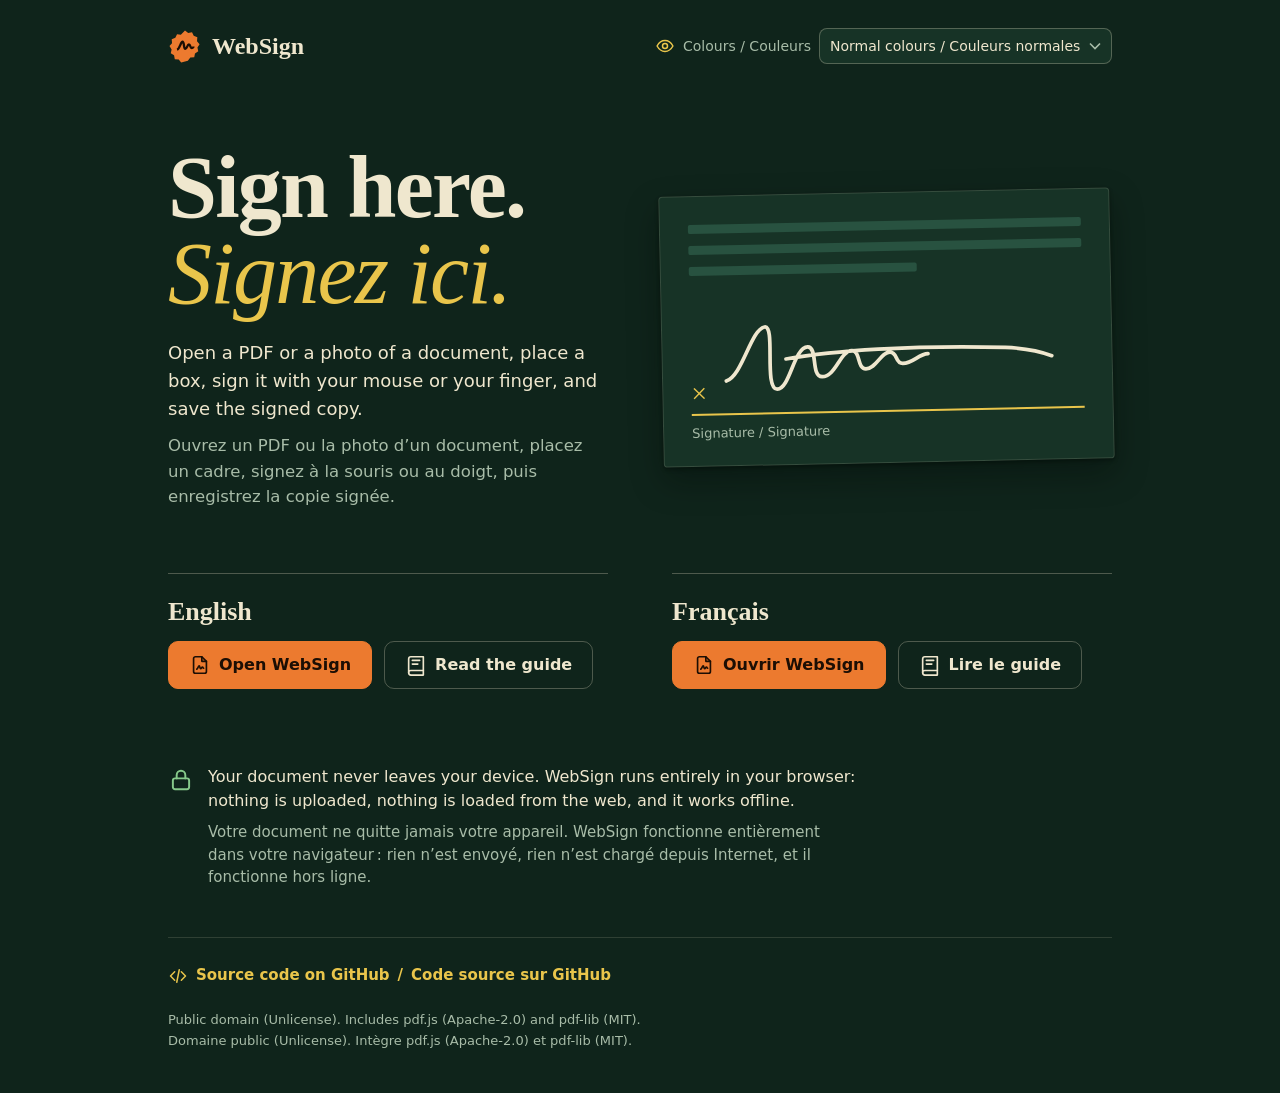
<file: index.html>
<!doctype html>
<html lang="en">
<head>
<meta charset="utf-8">
<meta name="viewport" content="width=device-width, initial-scale=1, viewport-fit=cover">
<meta http-equiv="Content-Security-Policy" content="default-src 'none'; script-src 'unsafe-inline'; style-src 'unsafe-inline'; img-src data:; connect-src 'none'; media-src 'none'; object-src 'none'; frame-src 'none'; base-uri 'none'; form-action 'none'">
<meta name="referrer" content="no-referrer">
<meta name="color-scheme" content="dark">
<meta name="theme-color" content="#0f241b">
<meta name="description" content="WebSign: sign a PDF or an image in your browser. Nothing is uploaded. — Signez un PDF ou une image dans votre navigateur, sans rien envoyer.">
<title>WebSign – Sign a PDF or an image · Signer un PDF ou une image</title>
<link rel="icon" href="data:image/svg+xml,%3Csvg xmlns='http://www.w3.org/2000/svg' viewBox='0 0 32 32'%3E%3Cpath d='M16 1.5l3 2.2 3.6-.6 1.6 3.3 3.4 1.4-.3 3.7 2.4 2.8-2 3.1.8 3.6-3.1 2-.7 3.6-3.7.3-2.3 2.9L16 30.5l-3.6 1.1-2.3-2.9-3.7-.3-.7-3.6-3.1-2 .8-3.6-2-3.1 2.4-2.8-.3-3.7 3.4-1.4 1.6-3.3 3.6.6z' fill='%23ec7a2f'/%3E%3Cpath d='M8.5 19.5c2.6-.8 3.4-7.5 5.2-7.5s.8 6.6 2.6 6.6 1.7-4 3.4-4 .9 3.3 2.6 3.3 1.6-1.4 1.6-1.4' fill='none' stroke='%231c0e04' stroke-width='2.2' stroke-linecap='round' stroke-linejoin='round'/%3E%3C/svg%3E">
<script>try{var v=localStorage.getItem('websign.vision');if(v==='protan'||v==='deutan'||v==='tritan')document.documentElement.setAttribute('data-vision',v)}catch(e){}</script>
<style>
/* WebSign design tokens: "a writing desk at night".
   Bottle-green blotter, felt surfaces, parchment text, brass (yellow) for the signature
   box / focus / selection, sealing-wax orange for primary actions, leaf green for success.
   Dark by design: there is no light theme. All text pairs meet WCAG AA (most AAA). */
:root {
  --bg: #0f241b;          /* blotter */
  --surface: #173326;     /* felt */
  --surface-2: #1f4232;   /* raised felt */
  --surface-3: #285240;   /* hover */
  --text: #efe7ce;        /* parchment: 13.2:1 on --bg */
  --muted: #a8bca8;       /* sage: 8.1:1 on --bg */
  --line: rgba(239, 231, 206, 0.14);
  --line-strong: rgba(239, 231, 206, 0.28);
  --brass: #e9c54b;       /* 9.7:1 on --bg */
  --wax: #ec7a2f;         /* primary actions */
  --wax-hover: #f48c45;
  --wax-ink: #1c0e04;     /* text on wax: 6.6:1 */
  --leaf: #86c98a;        /* 8.3:1 on --bg */
  --danger: #ff9a7a;      /* 6.6:1 on --surface */
  --accent: var(--brass);
  --accent-text: var(--wax-ink);
  --serif: "Iowan Old Style", "Palatino Linotype", "Book Antiqua", Palatino, "URW Palladio L", P052, Georgia, serif;
  --sans: system-ui, -apple-system, "Segoe UI", Roboto, "Helvetica Neue", Arial, sans-serif;
  --shadow: 0 18px 40px rgba(2, 10, 6, 0.55), 0 2px 8px rgba(2, 10, 6, 0.4);
  --page-shadow: 0 2px 4px rgba(2, 10, 6, 0.45), 0 14px 32px rgba(2, 10, 6, 0.35);
  --radius: 10px;
  --tb-size: 44px;
  --safe-b: env(safe-area-inset-bottom, 0px);
  --safe-t: env(safe-area-inset-top, 0px);
  color-scheme: dark;
}
::selection { background: var(--brass); color: var(--wax-ink); }

* { box-sizing: border-box; }
html, body { margin: 0; height: 100%; }
body {
  background: var(--bg);
  color: var(--text);
  font: 15px/1.5 var(--sans);
  -webkit-tap-highlight-color: transparent;
  -webkit-text-size-adjust: 100%;
}
[hidden] { display: none !important; }
button { font: inherit; color: inherit; }
.ico {
  width: 22px; height: 22px; flex: none;
  fill: none; stroke: currentColor; stroke-width: 1.8; stroke-linecap: round; stroke-linejoin: round;
}

/* ---------- shared header bar ---------- */
.bar {
  position: sticky; top: 0; z-index: 20;
  display: flex; align-items: center; gap: 12px;
  min-height: 52px;
  padding: calc(8px + var(--safe-t)) max(16px, env(safe-area-inset-right)) 8px max(16px, env(safe-area-inset-left));
  background: color-mix(in srgb, var(--bg) 82%, transparent);
  -webkit-backdrop-filter: blur(10px); backdrop-filter: blur(10px);
  border-bottom: 1px solid var(--line);
  font-size: 14px; color: var(--muted);
}
.brand-link {
  display: inline-flex; align-items: center; gap: 8px; flex: none;
  color: var(--text); text-decoration: none; border-radius: 8px;
  font: 600 19px/1 var(--serif); letter-spacing: 0.005em;
}
.brand-link .logo { width: 26px; height: 26px; color: var(--wax); }
.spacer { flex: 1; }
.bar-link { color: var(--muted); text-decoration: none; padding: 6px 8px; border-radius: 8px; white-space: nowrap; }
.bar-link:hover { color: var(--text); background: var(--surface-2); }
a:focus-visible { outline: 2px solid var(--brass); outline-offset: 3px; }
.filename { overflow: hidden; text-overflow: ellipsis; white-space: nowrap; min-width: 0; }

.btn {
  min-height: 44px; padding: 0 20px; border-radius: var(--radius);
  border: 1px solid var(--line-strong); background: transparent; color: var(--text);
  cursor: pointer; font-weight: 600;
  transition: background .12s, border-color .12s;
}
.btn:hover { background: var(--surface-2); border-color: var(--muted); }
.btn.primary { background: var(--wax); color: var(--wax-ink); border-color: var(--wax); }
.btn.primary:hover { background: var(--wax-hover); border-color: var(--wax-hover); }
.btn:focus-visible, .tb:focus-visible, .menu button:focus-visible, .swatch:focus-visible {
  outline: 2px solid var(--brass); outline-offset: 3px;
}

.btn { display: inline-flex; align-items: center; justify-content: center; gap: 8px; text-decoration: none; line-height: 1.2; }
.btn.small { min-height: 36px; padding: 0 14px; border-radius: 8px; font-size: 14px; }
a.btn { color: var(--text); }
a.btn.primary { color: var(--wax-ink); }
@media (prefers-reduced-motion: reduce) { .btn { transition: none; } }
.bar .btn, .bar-link { white-space: nowrap; }
@media (max-width: 420px) {
  .bar { gap: 6px; }
  .brand-link span { display: none; }
}

/* ---------- colour-vision palettes (html[data-vision]) ----------
   Standard: green / yellow / orange. Protanopia and deuteranopia (red-green) cannot tell
   the green background, the yellow and the orange apart, so they get a navy / yellow /
   blue scheme. Tritanopia (blue-yellow) gets a neutral dark / cyan / coral-red scheme.
   Every text pair stays at WCAG AAA (7:1) except muted text on raised surfaces (≥ 6.3:1). */
html[data-vision="protan"] {
  --bg: #0d1b2e; --surface: #15263d; --surface-2: #1d3250; --surface-3: #284166;
  --text: #f1ede2; --muted: #aab8cc;
  --brass: #f5cf3c; --wax: #5ba4ff; --wax-hover: #7cb6ff; --wax-ink: #03101f;
  --leaf: #e8eefc; --danger: #ffc56b;
}
html[data-vision="deutan"] {
  --bg: #0f1a2c; --surface: #17263b; --surface-2: #20324c; --surface-3: #2b4163;
  --text: #f1ede2; --muted: #abb7c8;
  --brass: #ffd23f; --wax: #4d9bff; --wax-hover: #70afff; --wax-ink: #03101f;
  --leaf: #e8eefc; --danger: #ffb347;
}
html[data-vision="tritan"] {
  --bg: #18181c; --surface: #222228; --surface-2: #2d2d35; --surface-3: #3a3a44;
  --text: #f4efe8; --muted: #bdb8b2;
  --brass: #5fe0e0; --wax: #ff6a5c; --wax-hover: #ff8478; --wax-ink: #1f0402;
  --leaf: #c9f2f2; --danger: #ff9c9c;
}
html[data-vision] ::selection { background: var(--brass); color: var(--wax-ink); }

/* colour-vision drop-down (landing page and guides) */
.vision-pick { display: inline-flex; align-items: center; gap: 8px; font-size: 14px; color: var(--muted); }
.vision-pick .ico { width: 20px; height: 20px; color: var(--brass); }
.vision-pick select {
  min-height: 36px; padding: 0 30px 0 10px; font: inherit; color: var(--text);
  background: var(--surface) url("data:image/svg+xml,%3Csvg xmlns='http://www.w3.org/2000/svg' viewBox='0 0 12 8'%3E%3Cpath d='M1 1.5 6 6.5l5-5' fill='none' stroke='%23a8bca8' stroke-width='1.6'/%3E%3C/svg%3E") no-repeat right 10px center / 12px 8px;
  border: 1px solid var(--line-strong); border-radius: 8px;
  -webkit-appearance: none; appearance: none; cursor: pointer; max-width: 62vw;
}
.vision-pick select:focus-visible { outline: 2px solid var(--brass); outline-offset: 2px; }
.vision-pick option { background: var(--surface); color: var(--text); }
/* ---------- landing ---------- */
.landing-main {
  max-width: 1040px; margin: 0 auto;
  padding: calc(28px + var(--safe-t)) clamp(20px, 5vw, 48px) calc(40px + var(--safe-b));
}
.landing-head { display: flex; align-items: center; gap: 10px; flex-wrap: wrap; }
.landing-head .logo { width: 34px; height: 34px; color: var(--wax); }
.wordmark { font: 600 24px/1 var(--serif); color: var(--text); }

.hero {
  display: grid; grid-template-columns: minmax(0, 1fr) minmax(0, 1.05fr);
  gap: clamp(28px, 5vw, 64px); align-items: center;
  margin: clamp(40px, 9vh, 96px) 0 clamp(40px, 7vh, 72px);
}
@media (max-width: 780px) { .hero { grid-template-columns: minmax(0, 1fr); } }
.hero h1 {
  margin: 0 0 22px;
  font: 600 clamp(48px, 9vw, 88px)/0.98 var(--serif);
  letter-spacing: -0.02em; color: var(--text);
}
.hero h1 span { display: block; }
.hero h1 .fr { color: var(--brass); font-style: italic; font-weight: 500; }
.hero-text p { margin: 0; max-width: 34em; font-size: 18px; line-height: 1.55; color: var(--text); }
.hero-text p.fr { margin-top: 10px; color: var(--muted); font-size: 16.5px; }

/* the signature line: the one moment of motion on the site */
.sheet {
  margin: 0; padding: 28px 28px 22px;
  background: var(--surface); border: 1px solid var(--line);
  border-radius: 4px; box-shadow: var(--page-shadow);
  transform: rotate(-1.2deg);
}
.sheet-lines span { display: block; height: 9px; margin: 0 0 12px; border-radius: 2px; background: var(--surface-3); }
.sheet-lines .short { width: 58%; }
.sign-field { position: relative; display: flex; align-items: flex-end; gap: 10px; margin-top: 34px; border-bottom: 2px solid var(--brass); }
.sign-field .x { font: 500 28px/1 var(--serif); color: var(--brass); padding-bottom: 6px; }
.scribble { flex: 1; height: clamp(70px, 12vw, 104px); overflow: visible; }
.scribble path {
  fill: none; stroke: var(--text); stroke-width: 3.2; stroke-linecap: round; stroke-linejoin: round;
  stroke-dasharray: 1; stroke-dashoffset: 1;
  animation: sign 2.4s cubic-bezier(.55, .1, .35, 1) .5s forwards;
}
@keyframes sign { to { stroke-dashoffset: 0; } }
@media (prefers-reduced-motion: reduce) { .scribble path { animation: none; stroke-dashoffset: 0; } }
.sheet figcaption { margin-top: 8px; font-size: 13px; color: var(--muted); }

.choices { display: grid; grid-template-columns: repeat(2, minmax(0, 1fr)); gap: 0 clamp(24px, 5vw, 64px); }
@media (max-width: 640px) { .choices { grid-template-columns: minmax(0, 1fr); } }
.choice {
  display: flex; flex-wrap: wrap; align-items: center; gap: 12px;
  padding: 22px 0; border-top: 1px solid var(--line-strong);
}
.choice h2 { flex: 1 0 100%; margin: 0 0 2px; font: 600 26px/1.2 var(--serif); color: var(--text); }
.choice .btn { min-height: 48px; font-size: 16px; }

.privacy {
  display: flex; gap: 14px; align-items: flex-start;
  margin-top: clamp(32px, 6vh, 56px); max-width: 46em;
}
.privacy .ico { color: var(--leaf); width: 26px; height: 26px; margin-top: 2px; }
.privacy p { margin: 0; font-size: 16px; color: var(--text); }
.privacy p.fr { margin-top: 8px; color: var(--muted); font-size: 15px; }
.landing-foot { margin-top: 48px; padding-top: 16px; border-top: 1px solid var(--line); font-size: 13px; color: var(--muted); }
.landing-foot p { margin: 2px 0; }

/* ---------- docs ---------- */
.docs-body { max-width: 1120px; margin: 0 auto; padding: 24px 20px calc(64px + var(--safe-b)); display: grid; grid-template-columns: 250px minmax(0, 1fr); gap: 40px; }
@media (max-width: 860px) { .docs-body { grid-template-columns: minmax(0, 1fr); gap: 8px; } }
.toc { position: sticky; top: 72px; align-self: start; max-height: calc(100vh - 90px); overflow: auto; font-size: 14px; }
@media (max-width: 860px) { .toc { position: static; max-height: none; } }
.toc h2 { font: 600 18px/1.3 var(--serif); color: var(--text); margin: 0 0 10px; }
.toc ol { margin: 0; padding-left: 28px; }
.toc li { margin: 4px 0; }
.toc li::marker { color: var(--muted); }
.toc a { color: var(--muted); text-decoration: none; }
.toc a:hover { color: var(--brass); text-decoration: underline; }
.doc { max-width: 68ch; font-size: 16.5px; line-height: 1.65; }
.doc h1 { font: 600 clamp(34px, 6vw, 52px)/1.08 var(--serif); letter-spacing: -0.015em; margin: 8px 0 14px; }
.doc .lede { font-size: 18px; color: var(--muted); margin-top: 0; }
.doc h2 { font: 600 27px/1.25 var(--serif); margin: 48px 0 12px; padding-top: 14px; border-top: 1px solid var(--line-strong); scroll-margin-top: 70px; }
.doc h3 { font: 600 20px/1.3 var(--serif); margin: 26px 0 6px; color: var(--brass); scroll-margin-top: 70px; }
.doc a { color: var(--brass); text-underline-offset: 3px; }
.doc code, .doc kbd {
  font: 0.88em ui-monospace, SFMono-Regular, Menlo, Consolas, monospace;
  background: var(--surface-2); border: 1px solid var(--line); border-radius: 5px; padding: 1px 5px;
}
.doc table { border-collapse: collapse; width: 100%; font-size: 15px; margin: 12px 0; }
.doc th, .doc td { text-align: left; padding: 8px 10px; border-bottom: 1px solid var(--line); vertical-align: top; }
.doc th { color: var(--muted); font-weight: 600; }
.doc .callout { padding: 12px 16px; border-radius: 4px; background: var(--surface); border-left: 3px solid var(--leaf); }
.doc .tbicon { display: inline-flex; vertical-align: -5px; width: 26px; height: 26px; align-items: center; justify-content: center; border-radius: 50%; background: var(--surface); border: 1px solid var(--line); margin: 0 2px; }
.doc .tbicon .ico { width: 16px; height: 16px; }
.doc dt { font-weight: 650; margin-top: 14px; }
.doc dd { margin: 4px 0 0 0; }
.doc-foot { margin-top: 48px; padding-top: 16px; border-top: 1px solid var(--line); font-size: 14px; color: var(--muted); display: flex; gap: 16px; flex-wrap: wrap; }
.doc pre { overflow: auto; background: var(--surface-2); border: 1px solid var(--line); padding: 12px 14px; border-radius: 10px; font-size: 14px; line-height: 1.5; }
.doc pre code { border: 0; padding: 0; background: none; }
.doc ul ul { margin-top: 6px; }

.doc-vision { margin: 4px 0 18px; }
@media (max-width: 520px) { .landing-head .vision-pick span { display: none; } }

.landing-foot .source { margin: 0 0 12px; }
.landing-foot .source a {
  display: inline-flex; align-items: center; gap: 8px; min-height: 44px;
  color: var(--brass); font-size: 15px; font-weight: 600; text-decoration: none;
}
.landing-foot .source a:hover span { text-decoration: underline; text-underline-offset: 3px; }
.landing-foot .source .ico { width: 20px; height: 20px; }
</style>
</head>
<body>
<svg width="0" height="0" style="position:absolute" aria-hidden="true">
  <defs>
    <symbol id="i-logo" viewBox="0 0 32 32"><path d="M16 1.5l3 2.2 3.6-.6 1.6 3.3 3.4 1.4-.3 3.7 2.4 2.8-2 3.1.8 3.6-3.1 2-.7 3.6-3.7.3-2.3 2.9L16 30.5l-3.6 1.1-2.3-2.9-3.7-.3-.7-3.6-3.1-2 .8-3.6-2-3.1 2.4-2.8-.3-3.7 3.4-1.4 1.6-3.3 3.6.6z" fill="currentColor" stroke="none"/><path d="M8.5 19.5c2.6-.8 3.4-7.5 5.2-7.5s.8 6.6 2.6 6.6 1.7-4 3.4-4 .9 3.3 2.6 3.3 1.6-1.4 1.6-1.4" fill="none" stroke="#1c0e04" stroke-width="2.2"/></symbol>
    <symbol id="i-box" viewBox="0 0 24 24"><path d="M4 8V5a1 1 0 0 1 1-1h3M16 4h3a1 1 0 0 1 1 1v3M20 16v3a1 1 0 0 1-1 1h-3M8 20H5a1 1 0 0 1-1-1v-3M11 4h2M11 20h2M4 11v2M20 11v2"/><path d="M8.5 14.5c1.2-.4 1.6-3.5 2.6-3.5s.6 3 1.6 3 1-1.8 1.9-1.8.6 1.3 1.4 1.3"/></symbol>
    <symbol id="i-pen" viewBox="0 0 24 24"><path d="M15.2 4.8a2.3 2.3 0 0 1 3.3 0l.7.7a2.3 2.3 0 0 1 0 3.3L9 19l-4.6 1.1a.4.4 0 0 1-.5-.5L5 15z"/><path d="m13.5 6.5 4 4"/></symbol>
    <symbol id="i-undo" viewBox="0 0 24 24"><path d="M9 14 4 9l5-5"/><path d="M4 9h10.5a5.5 5.5 0 0 1 0 11H11"/></symbol>
    <symbol id="i-redo" viewBox="0 0 24 24"><path d="m15 14 5-5-5-5"/><path d="M20 9H9.5a5.5 5.5 0 0 0 0 11H13"/></symbol>
    <symbol id="i-sig" viewBox="0 0 24 24"><path d="M3 15c2.2-.6 3-7 4.6-7s.6 6.5 2.2 6.5 1.6-3.6 3.1-3.6 1 2.6 2.4 2.6"/><path d="M18 13v7M15 17.5l3 3 3-3"/><path d="M3 20h9"/></symbol>
    <symbol id="i-doc" viewBox="0 0 24 24"><path d="M14 3H7a2 2 0 0 0-2 2v14a2 2 0 0 0 2 2h10a2 2 0 0 0 2-2V8z"/><path d="M14 3v5h5"/><path d="M12 11v6M9 14.5l3 3 3-3"/></symbol>
    <symbol id="i-file" viewBox="0 0 24 24"><path d="M14 3H7a2 2 0 0 0-2 2v14a2 2 0 0 0 2 2h10a2 2 0 0 0 2-2V8z"/><path d="M14 3v5h5"/><path d="M8.5 16.5c1.2-.4 1.6-3.5 2.6-3.5s.6 3 1.6 3 1-1.8 1.9-1.8.6 1.3 1.4 1.3"/></symbol>
    <symbol id="i-move" viewBox="0 0 24 24"><path d="M12 3v18M3 12h18M12 3 9.5 5.5M12 3l2.5 2.5M12 21l-2.5-2.5M12 21l2.5-2.5M3 12l2.5-2.5M3 12l2.5 2.5M21 12l-2.5-2.5M21 12l-2.5 2.5"/></symbol>
    <symbol id="i-eraser" viewBox="0 0 24 24"><path d="m7 21-4.3-4.3a1 1 0 0 1 0-1.4l10-10a1 1 0 0 1 1.4 0l5.6 5.6a1 1 0 0 1 0 1.4L13 19"/><path d="M7 21h13M5.5 12.5l6 6"/></symbol>
    <symbol id="i-trash" viewBox="0 0 24 24"><path d="M4 7h16M10 11v6M14 11v6M6 7l1 12a2 2 0 0 0 2 2h6a2 2 0 0 0 2-2l1-12M9 7V4h6v3"/></symbol>
    <symbol id="i-book" viewBox="0 0 24 24"><path d="M4 5.5A2.5 2.5 0 0 1 6.5 3H20v15H6.5A2.5 2.5 0 0 0 4 20.5z"/><path d="M4 20.5A2.5 2.5 0 0 0 6.5 23H20v-5M8 7h8M8 11h6"/></symbol>
    <symbol id="i-eye" viewBox="0 0 24 24"><path d="M2.5 12S6 5.5 12 5.5 21.5 12 21.5 12 18 18.5 12 18.5 2.5 12 2.5 12z"/><circle cx="12" cy="12" r="3"/></symbol>
    <symbol id="i-code" viewBox="0 0 24 24"><path d="m8 7-5 5 5 5M16 7l5 5-5 5M13.5 4.5l-3 15"/></symbol>
    <symbol id="i-expand" viewBox="0 0 24 24"><path d="M4 9V4h5M20 9V4h-5M4 15v5h5M20 15v5h-5"/></symbol>
    <symbol id="i-shrink" viewBox="0 0 24 24"><path d="M9 4v5H4M15 4v5h5M9 20v-5H4M15 20v-5h5"/></symbol>
    <symbol id="i-lock" viewBox="0 0 24 24"><rect x="4.5" y="10.5" width="15" height="10" rx="2"/><path d="M8 10.5V7.5a4 4 0 0 1 8 0v3"/></symbol>
    <symbol id="i-x" viewBox="0 0 24 24"><path d="M6 6l12 12M18 6 6 18"/></symbol>
  </defs>
</svg>
<main class="landing-main">
  <header class="landing-head">
    <svg class="logo" aria-hidden="true"><use href="#i-logo"/></svg>
    <span class="wordmark">WebSign</span>
    <span class="spacer"></span>
    <label class="vision-pick"><svg class="ico" aria-hidden="true"><use href="#i-eye"/></svg><span>Colours / Couleurs</span><select id="vision-select"><option value="normal">Normal colours / Couleurs normales</option><option value="protan">Protanopia / Protanopie</option><option value="deutan">Deuteranopia / Deutéranopie</option><option value="tritan">Tritanopia / Tritanopie</option></select></label>
  </header>

  <section class="hero" aria-labelledby="hero-title">
    <div class="hero-text">
      <h1 id="hero-title"><span lang="en">Sign here.</span> <span lang="fr" class="fr">Signez ici.</span></h1>
      <p lang="en">Open a PDF or a photo of a document, place a box, sign it with your mouse or your finger, and save the signed copy.</p>
      <p lang="fr" class="fr">Ouvrez un PDF ou la photo d’un document, placez un cadre, signez à la souris ou au doigt, puis enregistrez la copie signée.</p>
    </div>
    <figure class="sheet" aria-hidden="true">
      <div class="sheet-lines"><span></span><span></span><span class="short"></span></div>
      <div class="sign-field">
        <span class="x">×</span>
        <svg class="scribble" viewBox="0 0 300 90" preserveAspectRatio="xMinYMid meet">
          <path pathLength="1" d="M8 62c14-4 22-44 34-46 10-2-2 54 10 54 11 0 15-36 27-36 9 0 2 26 12 26 12 0 16-22 26-22 8 0 4 16 12 16 9 0 13-14 21-14 7 0 4 10 11 10 9 0 14-8 22-8M60 44c40-6 110-10 190-6 18 1 30 4 40 8"/>
        </svg>
      </div>
      <figcaption><span lang="en">Signature</span> / <span lang="fr">Signature</span></figcaption>
    </figure>
  </section>

  <div class="choices" id="choices">
    <section class="choice" lang="en" id="choice-en" aria-labelledby="choice-en-title">
      <h2 id="choice-en-title">English</h2>
      <a class="btn primary" href="app/websign_en.html" id="go-en-app"><svg class="ico" aria-hidden="true"><use href="#i-file"/></svg><span>Open WebSign</span></a>
      <a class="btn" href="doc/doc_en.html" id="go-en-doc"><svg class="ico" aria-hidden="true"><use href="#i-book"/></svg><span>Read the guide</span></a>
    </section>
    <section class="choice" lang="fr" id="choice-fr" aria-labelledby="choice-fr-title">
      <h2 id="choice-fr-title">Français</h2>
      <a class="btn primary" href="app/websign_fr.html" id="go-fr-app"><svg class="ico" aria-hidden="true"><use href="#i-file"/></svg><span>Ouvrir WebSign</span></a>
      <a class="btn" href="doc/doc_fr.html" id="go-fr-doc"><svg class="ico" aria-hidden="true"><use href="#i-book"/></svg><span>Lire le guide</span></a>
    </section>
  </div>

  <section class="privacy" aria-label="Privacy / Confidentialité">
    <svg class="ico" aria-hidden="true"><use href="#i-lock"/></svg>
    <div>
      <p lang="en">Your document never leaves your device. WebSign runs entirely in your browser: nothing is uploaded, nothing is loaded from the web, and it works offline.</p>
      <p lang="fr" class="fr">Votre document ne quitte jamais votre appareil. WebSign fonctionne entièrement dans votre navigateur&#8239;: rien n’est envoyé, rien n’est chargé depuis Internet, et il fonctionne hors ligne.</p>
    </div>
  </section>

  <footer class="landing-foot">
    <p class="source"><a href="https://github.com/botelectro9/WebSign" id="source-link" rel="noopener"><svg class="ico" aria-hidden="true"><use href="#i-code"/></svg><span lang="en">Source code on GitHub</span> / <span lang="fr">Code source sur GitHub</span></a></p>
    <p lang="en">Public domain (Unlicense). Includes pdf.js (Apache-2.0) and pdf-lib (MIT).</p>
    <p lang="fr">Domaine public (Unlicense). Intègre pdf.js (Apache-2.0) et pdf-lib (MIT).</p>
  </footer>
</main>
<script>(function(){var s=document.getElementById('vision-select');var h=document.documentElement;
function apply(v){if(v==='protan'||v==='deutan'||v==='tritan')h.setAttribute('data-vision',v);else{h.removeAttribute('data-vision');v='normal';}s.value=v;}
apply(h.getAttribute('data-vision')||'normal');
s.addEventListener('change',function(){apply(s.value);try{localStorage.setItem('websign.vision',s.value)}catch(e){}});
window.addEventListener('storage',function(e){if(e.key==='websign.vision')apply(e.newValue);});})();</script>
<script>
// Show the browser's language first; both choices always stay available.
(function () {
  var langs = (navigator.languages && navigator.languages.length ? navigator.languages : [navigator.language || 'en']);
  var first = String(langs[0] || 'en').toLowerCase();
  if (first.indexOf('fr') === 0) {
    var box = document.getElementById('choices');
    box.insertBefore(document.getElementById('choice-fr'), document.getElementById('choice-en'));
  }
})();
</script>
</body>
</html>
</file>
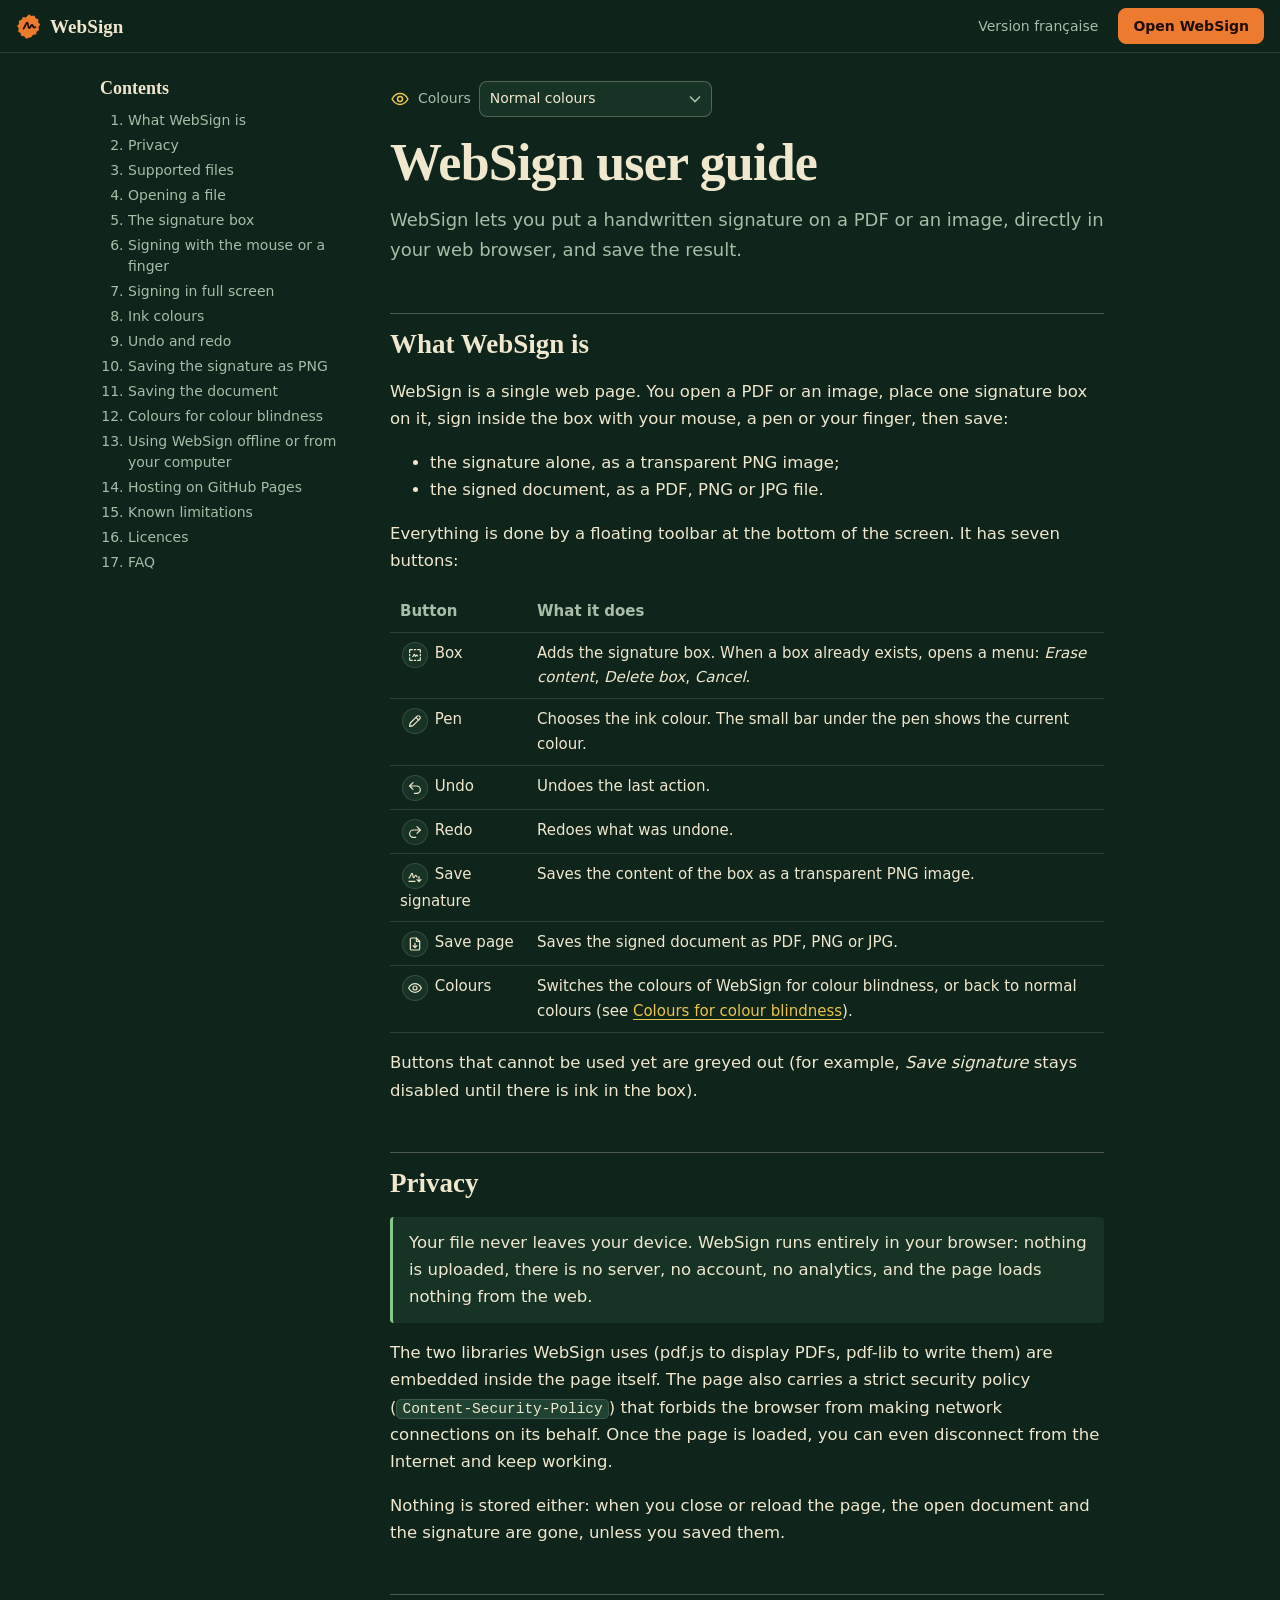
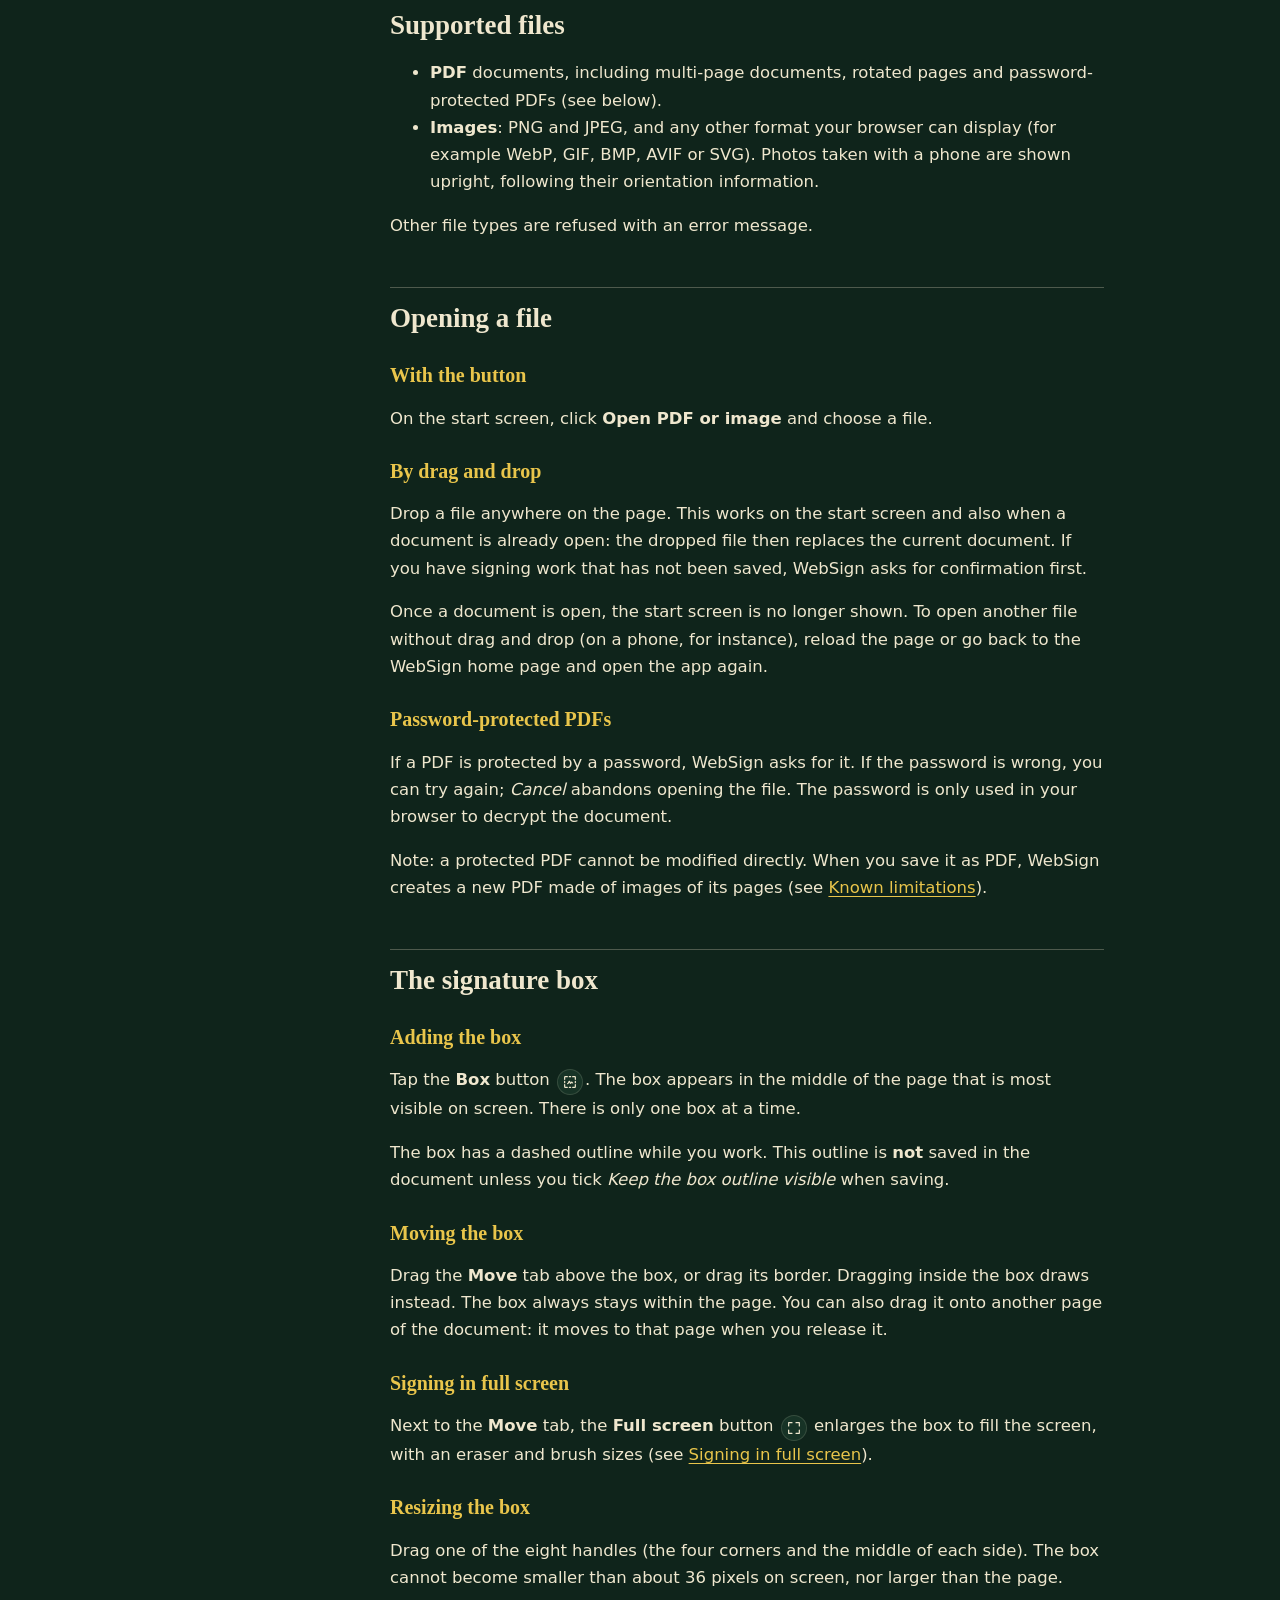
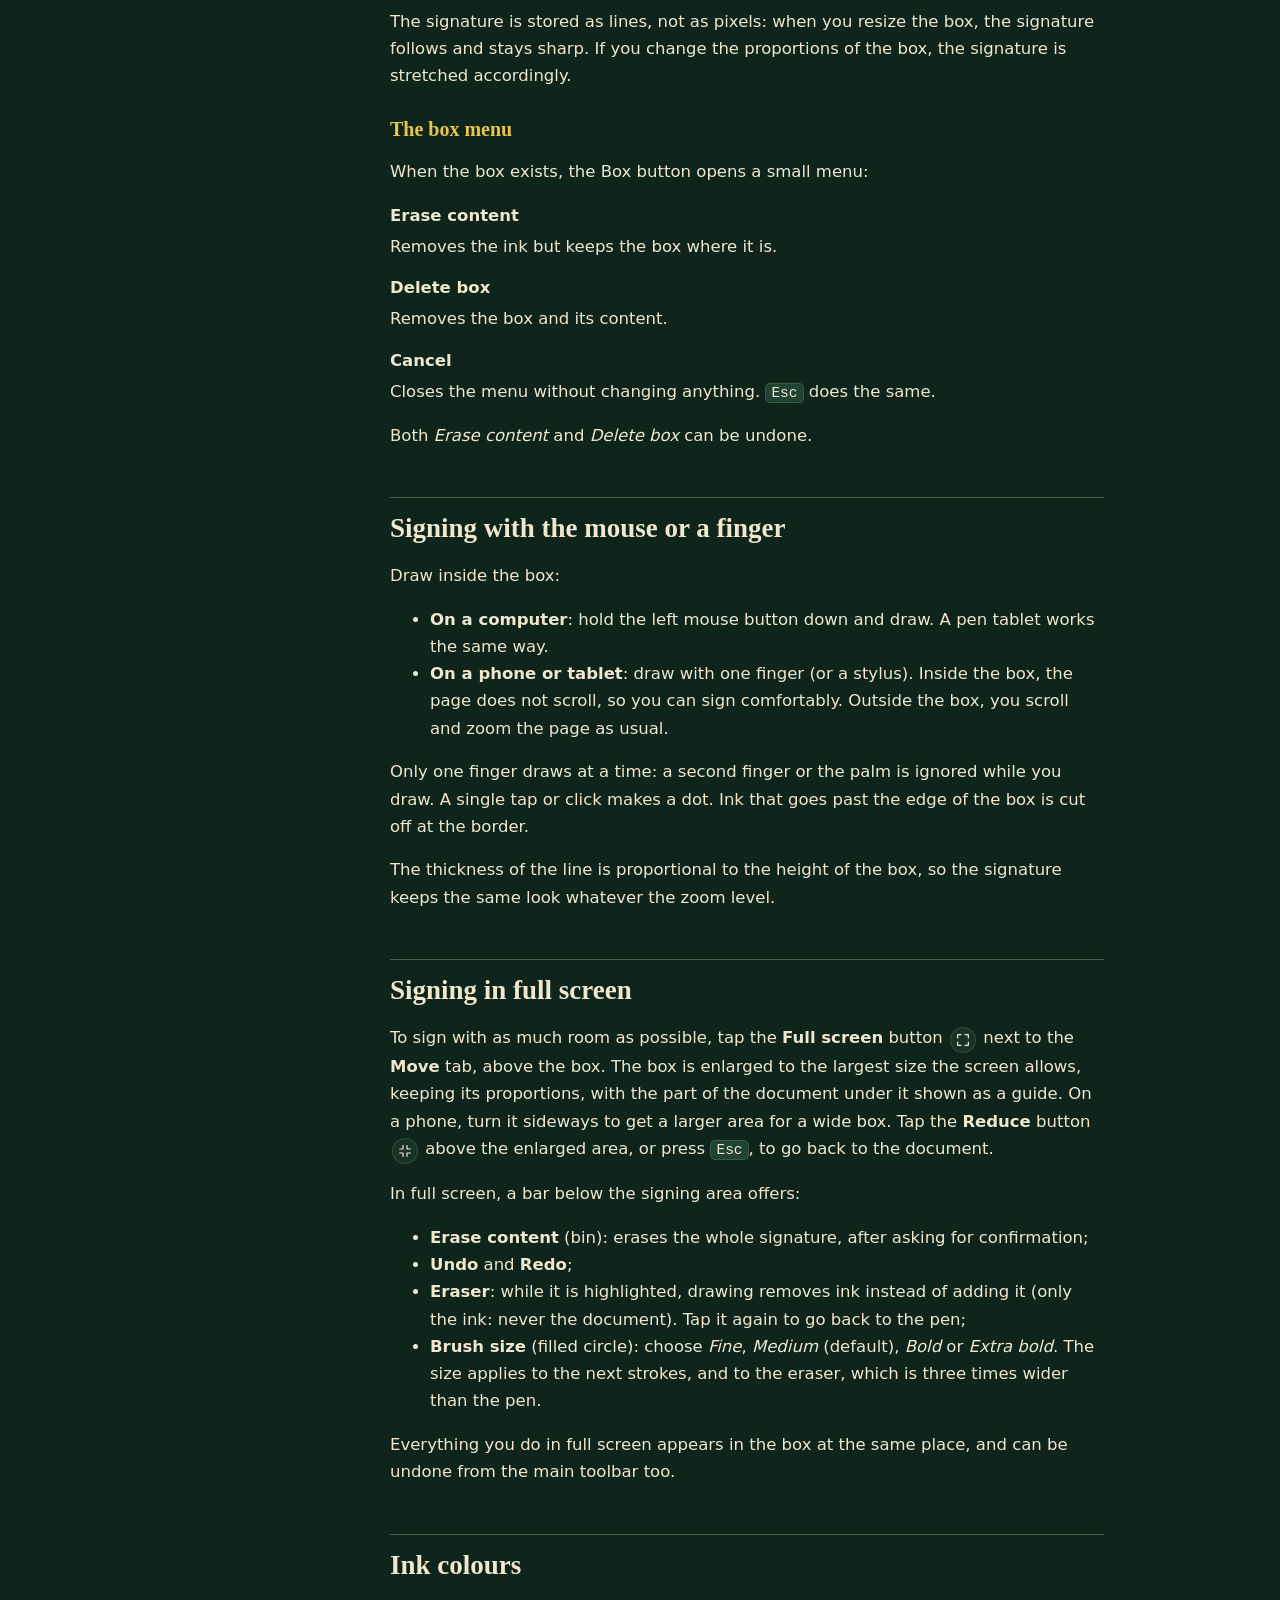
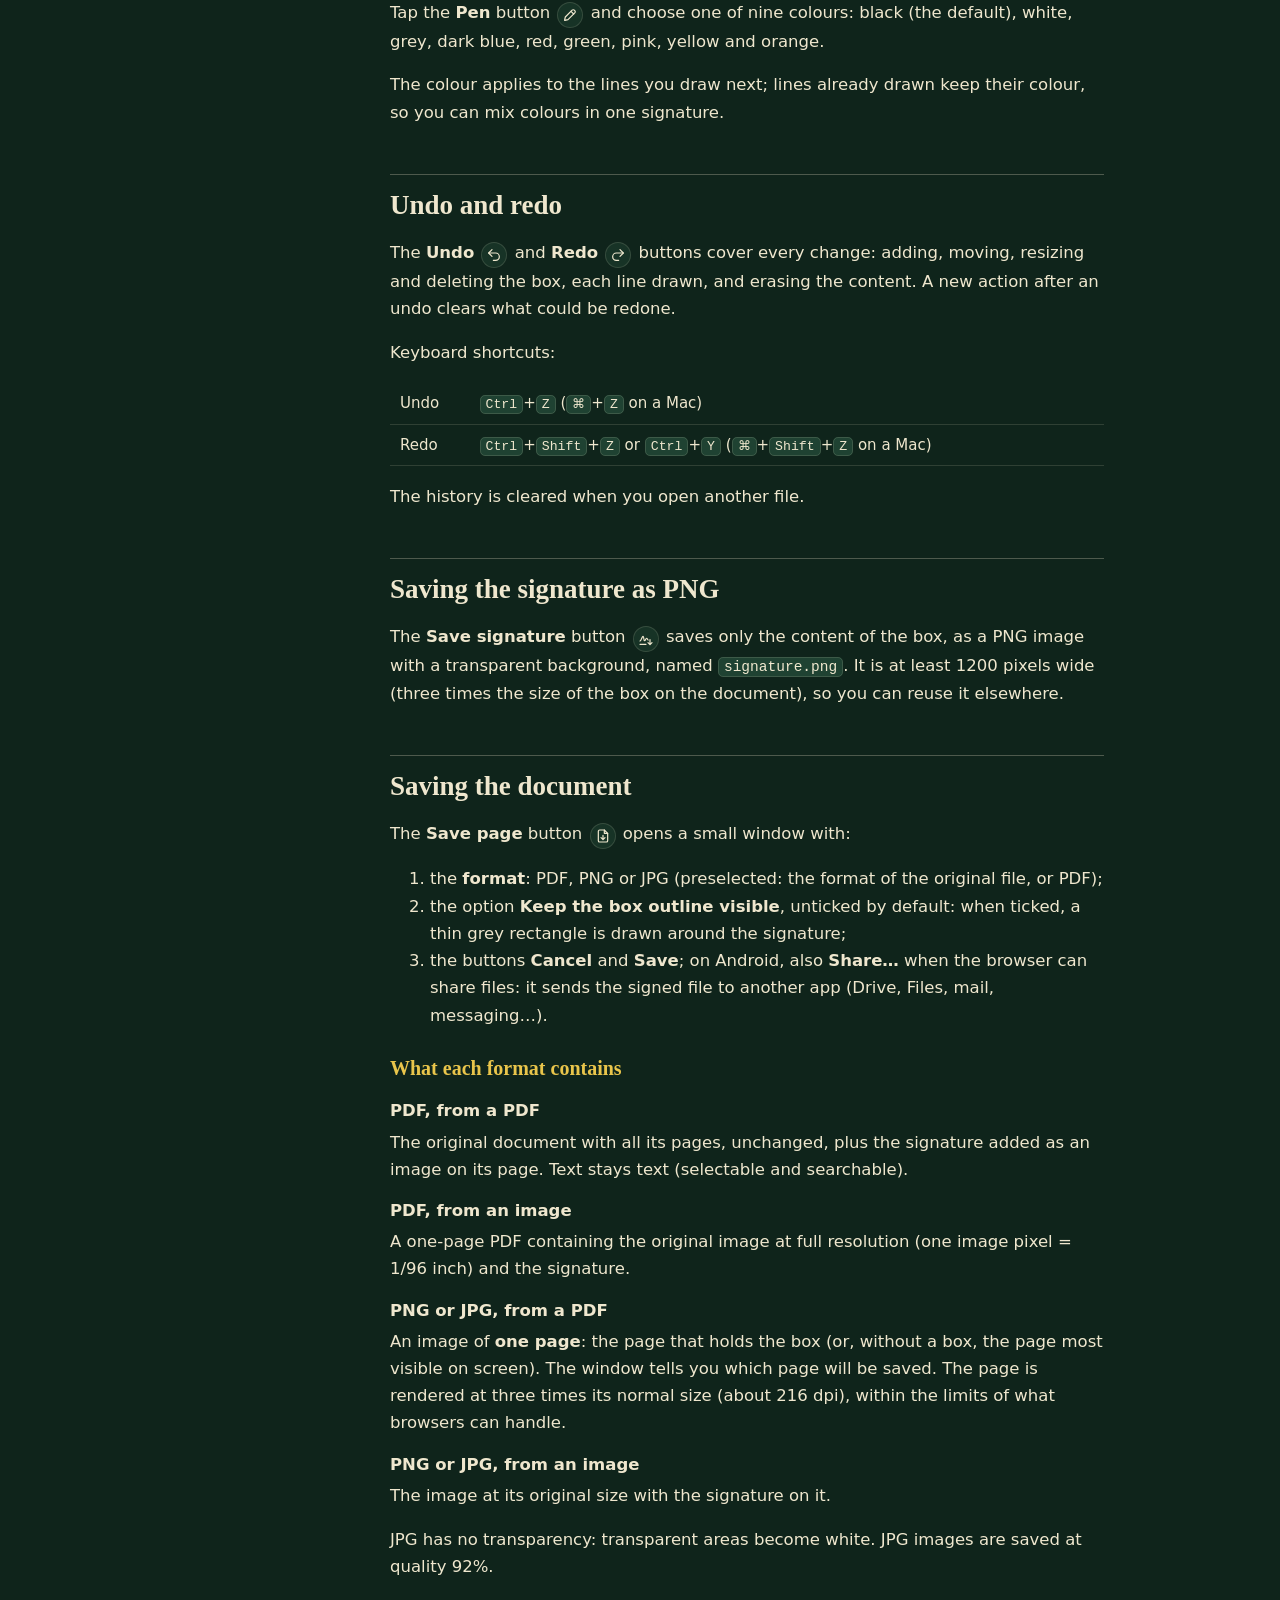
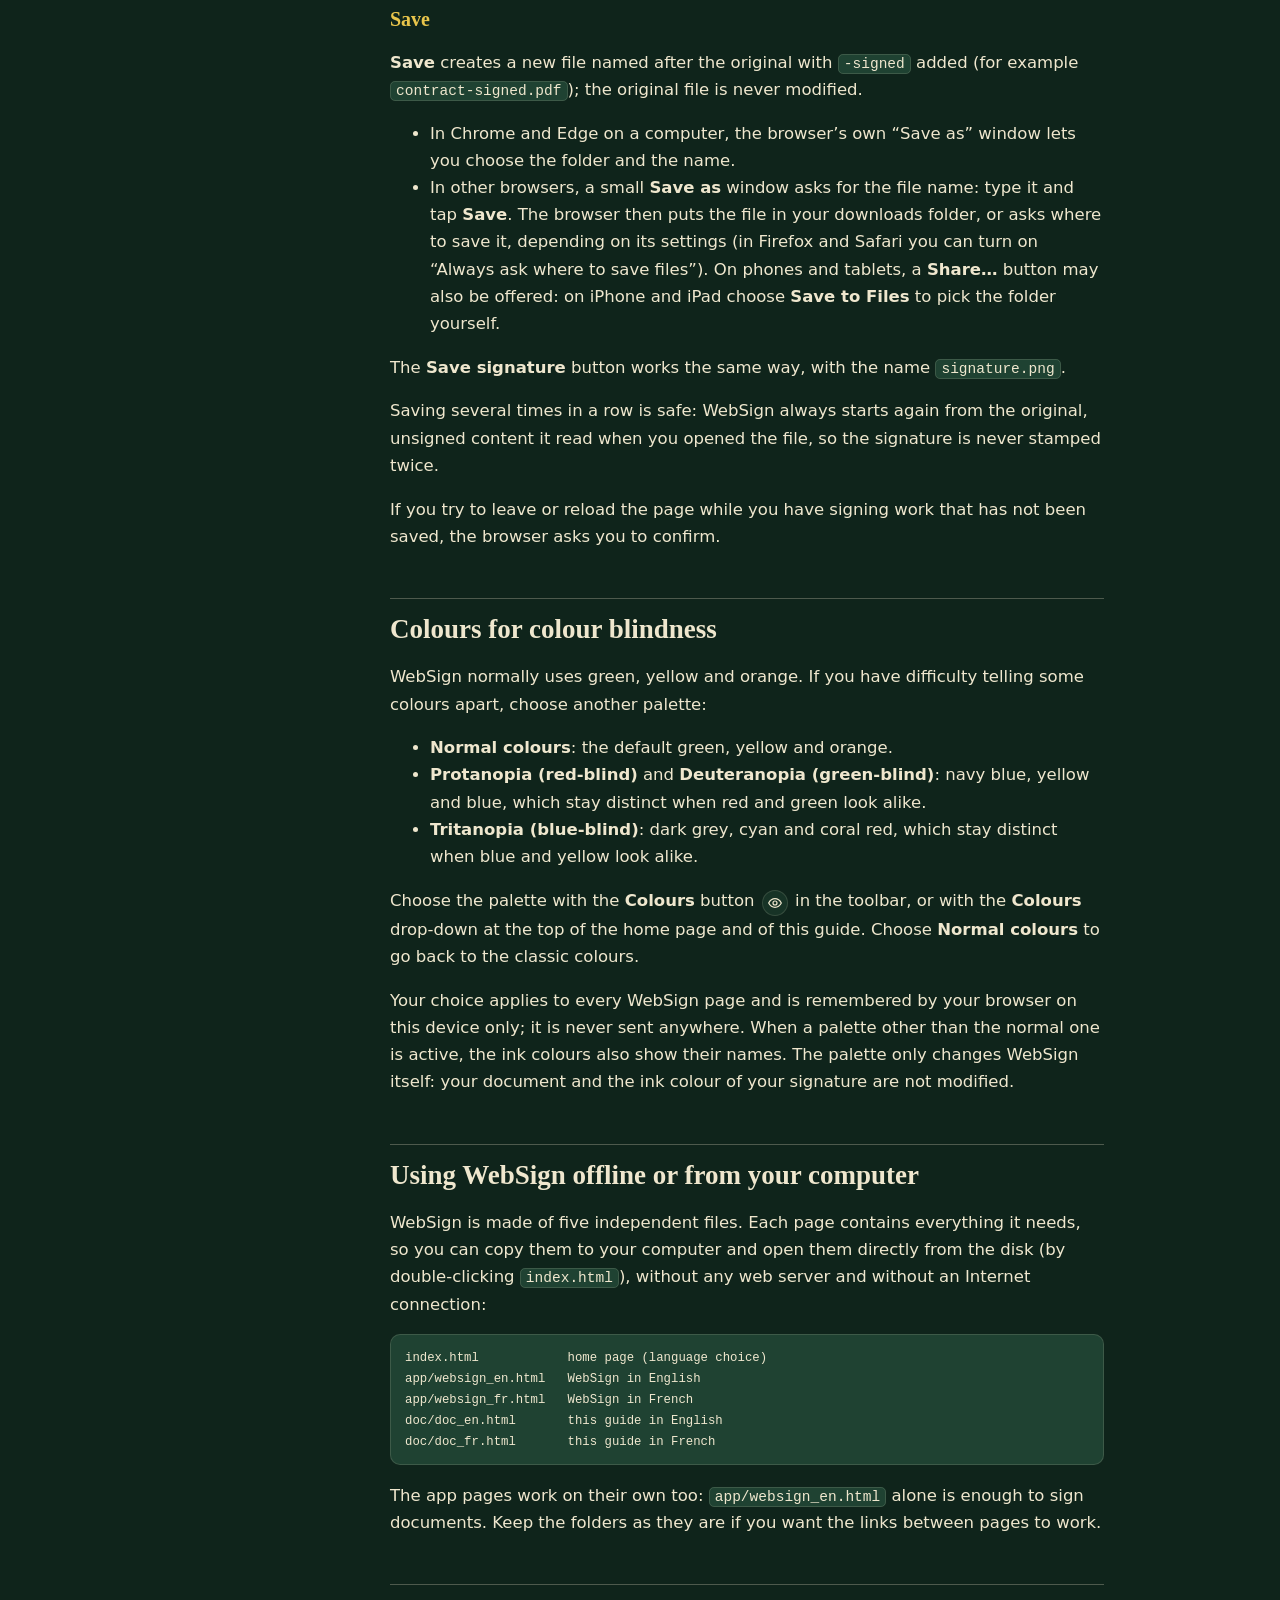
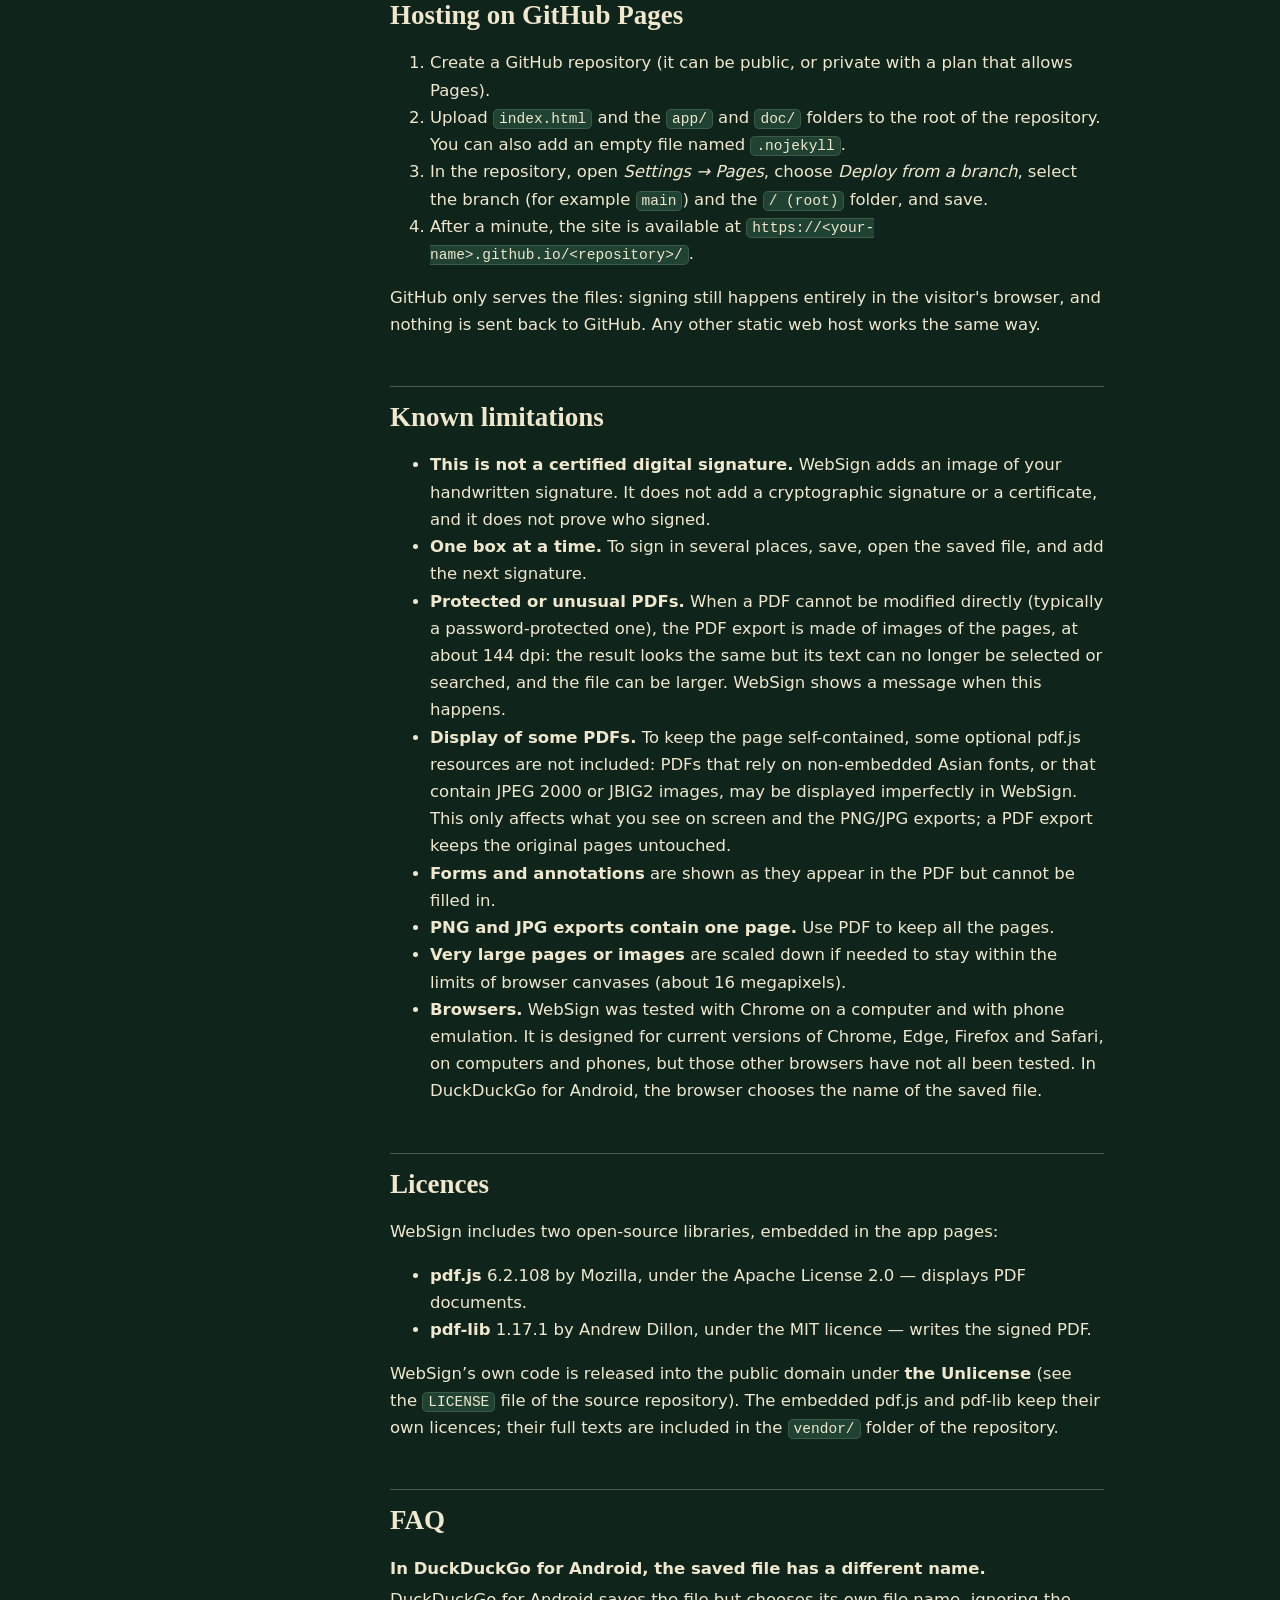
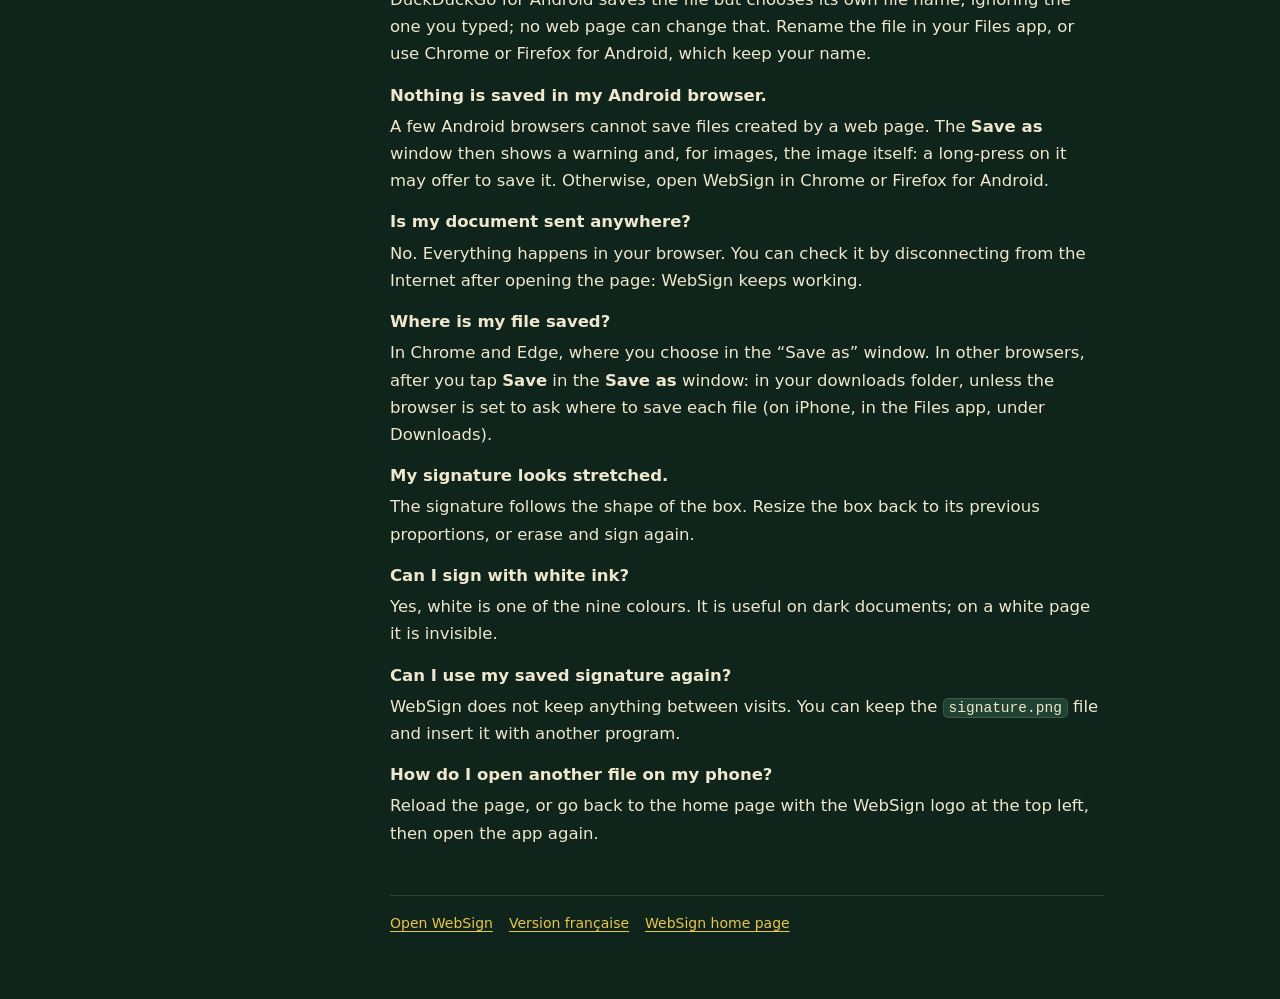
<file: doc/doc_en.html>
<!doctype html>
<html lang="en">
<head>
<meta charset="utf-8">
<meta name="viewport" content="width=device-width, initial-scale=1, viewport-fit=cover">
<meta http-equiv="Content-Security-Policy" content="default-src 'none'; script-src 'unsafe-inline'; style-src 'unsafe-inline'; img-src data:; connect-src 'none'; media-src 'none'; object-src 'none'; frame-src 'none'; base-uri 'none'; form-action 'none'">
<meta name="referrer" content="no-referrer">
<meta name="color-scheme" content="dark">
<meta name="theme-color" content="#0f241b">
<title>WebSign – User guide</title>
<link rel="icon" href="data:image/svg+xml,%3Csvg xmlns='http://www.w3.org/2000/svg' viewBox='0 0 32 32'%3E%3Cpath d='M16 1.5l3 2.2 3.6-.6 1.6 3.3 3.4 1.4-.3 3.7 2.4 2.8-2 3.1.8 3.6-3.1 2-.7 3.6-3.7.3-2.3 2.9L16 30.5l-3.6 1.1-2.3-2.9-3.7-.3-.7-3.6-3.1-2 .8-3.6-2-3.1 2.4-2.8-.3-3.7 3.4-1.4 1.6-3.3 3.6.6z' fill='%23ec7a2f'/%3E%3Cpath d='M8.5 19.5c2.6-.8 3.4-7.5 5.2-7.5s.8 6.6 2.6 6.6 1.7-4 3.4-4 .9 3.3 2.6 3.3 1.6-1.4 1.6-1.4' fill='none' stroke='%231c0e04' stroke-width='2.2' stroke-linecap='round' stroke-linejoin='round'/%3E%3C/svg%3E">
<script>try{var v=localStorage.getItem('websign.vision');if(v==='protan'||v==='deutan'||v==='tritan')document.documentElement.setAttribute('data-vision',v)}catch(e){}</script>
<style>
/* WebSign design tokens: "a writing desk at night".
   Bottle-green blotter, felt surfaces, parchment text, brass (yellow) for the signature
   box / focus / selection, sealing-wax orange for primary actions, leaf green for success.
   Dark by design: there is no light theme. All text pairs meet WCAG AA (most AAA). */
:root {
  --bg: #0f241b;          /* blotter */
  --surface: #173326;     /* felt */
  --surface-2: #1f4232;   /* raised felt */
  --surface-3: #285240;   /* hover */
  --text: #efe7ce;        /* parchment: 13.2:1 on --bg */
  --muted: #a8bca8;       /* sage: 8.1:1 on --bg */
  --line: rgba(239, 231, 206, 0.14);
  --line-strong: rgba(239, 231, 206, 0.28);
  --brass: #e9c54b;       /* 9.7:1 on --bg */
  --wax: #ec7a2f;         /* primary actions */
  --wax-hover: #f48c45;
  --wax-ink: #1c0e04;     /* text on wax: 6.6:1 */
  --leaf: #86c98a;        /* 8.3:1 on --bg */
  --danger: #ff9a7a;      /* 6.6:1 on --surface */
  --accent: var(--brass);
  --accent-text: var(--wax-ink);
  --serif: "Iowan Old Style", "Palatino Linotype", "Book Antiqua", Palatino, "URW Palladio L", P052, Georgia, serif;
  --sans: system-ui, -apple-system, "Segoe UI", Roboto, "Helvetica Neue", Arial, sans-serif;
  --shadow: 0 18px 40px rgba(2, 10, 6, 0.55), 0 2px 8px rgba(2, 10, 6, 0.4);
  --page-shadow: 0 2px 4px rgba(2, 10, 6, 0.45), 0 14px 32px rgba(2, 10, 6, 0.35);
  --radius: 10px;
  --tb-size: 44px;
  --safe-b: env(safe-area-inset-bottom, 0px);
  --safe-t: env(safe-area-inset-top, 0px);
  color-scheme: dark;
}
::selection { background: var(--brass); color: var(--wax-ink); }

* { box-sizing: border-box; }
html, body { margin: 0; height: 100%; }
body {
  background: var(--bg);
  color: var(--text);
  font: 15px/1.5 var(--sans);
  -webkit-tap-highlight-color: transparent;
  -webkit-text-size-adjust: 100%;
}
[hidden] { display: none !important; }
button { font: inherit; color: inherit; }
.ico {
  width: 22px; height: 22px; flex: none;
  fill: none; stroke: currentColor; stroke-width: 1.8; stroke-linecap: round; stroke-linejoin: round;
}

/* ---------- shared header bar ---------- */
.bar {
  position: sticky; top: 0; z-index: 20;
  display: flex; align-items: center; gap: 12px;
  min-height: 52px;
  padding: calc(8px + var(--safe-t)) max(16px, env(safe-area-inset-right)) 8px max(16px, env(safe-area-inset-left));
  background: color-mix(in srgb, var(--bg) 82%, transparent);
  -webkit-backdrop-filter: blur(10px); backdrop-filter: blur(10px);
  border-bottom: 1px solid var(--line);
  font-size: 14px; color: var(--muted);
}
.brand-link {
  display: inline-flex; align-items: center; gap: 8px; flex: none;
  color: var(--text); text-decoration: none; border-radius: 8px;
  font: 600 19px/1 var(--serif); letter-spacing: 0.005em;
}
.brand-link .logo { width: 26px; height: 26px; color: var(--wax); }
.spacer { flex: 1; }
.bar-link { color: var(--muted); text-decoration: none; padding: 6px 8px; border-radius: 8px; white-space: nowrap; }
.bar-link:hover { color: var(--text); background: var(--surface-2); }
a:focus-visible { outline: 2px solid var(--brass); outline-offset: 3px; }
.filename { overflow: hidden; text-overflow: ellipsis; white-space: nowrap; min-width: 0; }

.btn {
  min-height: 44px; padding: 0 20px; border-radius: var(--radius);
  border: 1px solid var(--line-strong); background: transparent; color: var(--text);
  cursor: pointer; font-weight: 600;
  transition: background .12s, border-color .12s;
}
.btn:hover { background: var(--surface-2); border-color: var(--muted); }
.btn.primary { background: var(--wax); color: var(--wax-ink); border-color: var(--wax); }
.btn.primary:hover { background: var(--wax-hover); border-color: var(--wax-hover); }
.btn:focus-visible, .tb:focus-visible, .menu button:focus-visible, .swatch:focus-visible {
  outline: 2px solid var(--brass); outline-offset: 3px;
}

.btn { display: inline-flex; align-items: center; justify-content: center; gap: 8px; text-decoration: none; line-height: 1.2; }
.btn.small { min-height: 36px; padding: 0 14px; border-radius: 8px; font-size: 14px; }
a.btn { color: var(--text); }
a.btn.primary { color: var(--wax-ink); }
@media (prefers-reduced-motion: reduce) { .btn { transition: none; } }
.bar .btn, .bar-link { white-space: nowrap; }
@media (max-width: 420px) {
  .bar { gap: 6px; }
  .brand-link span { display: none; }
}

/* ---------- colour-vision palettes (html[data-vision]) ----------
   Standard: green / yellow / orange. Protanopia and deuteranopia (red-green) cannot tell
   the green background, the yellow and the orange apart, so they get a navy / yellow /
   blue scheme. Tritanopia (blue-yellow) gets a neutral dark / cyan / coral-red scheme.
   Every text pair stays at WCAG AAA (7:1) except muted text on raised surfaces (≥ 6.3:1). */
html[data-vision="protan"] {
  --bg: #0d1b2e; --surface: #15263d; --surface-2: #1d3250; --surface-3: #284166;
  --text: #f1ede2; --muted: #aab8cc;
  --brass: #f5cf3c; --wax: #5ba4ff; --wax-hover: #7cb6ff; --wax-ink: #03101f;
  --leaf: #e8eefc; --danger: #ffc56b;
}
html[data-vision="deutan"] {
  --bg: #0f1a2c; --surface: #17263b; --surface-2: #20324c; --surface-3: #2b4163;
  --text: #f1ede2; --muted: #abb7c8;
  --brass: #ffd23f; --wax: #4d9bff; --wax-hover: #70afff; --wax-ink: #03101f;
  --leaf: #e8eefc; --danger: #ffb347;
}
html[data-vision="tritan"] {
  --bg: #18181c; --surface: #222228; --surface-2: #2d2d35; --surface-3: #3a3a44;
  --text: #f4efe8; --muted: #bdb8b2;
  --brass: #5fe0e0; --wax: #ff6a5c; --wax-hover: #ff8478; --wax-ink: #1f0402;
  --leaf: #c9f2f2; --danger: #ff9c9c;
}
html[data-vision] ::selection { background: var(--brass); color: var(--wax-ink); }

/* colour-vision drop-down (landing page and guides) */
.vision-pick { display: inline-flex; align-items: center; gap: 8px; font-size: 14px; color: var(--muted); }
.vision-pick .ico { width: 20px; height: 20px; color: var(--brass); }
.vision-pick select {
  min-height: 36px; padding: 0 30px 0 10px; font: inherit; color: var(--text);
  background: var(--surface) url("data:image/svg+xml,%3Csvg xmlns='http://www.w3.org/2000/svg' viewBox='0 0 12 8'%3E%3Cpath d='M1 1.5 6 6.5l5-5' fill='none' stroke='%23a8bca8' stroke-width='1.6'/%3E%3C/svg%3E") no-repeat right 10px center / 12px 8px;
  border: 1px solid var(--line-strong); border-radius: 8px;
  -webkit-appearance: none; appearance: none; cursor: pointer; max-width: 62vw;
}
.vision-pick select:focus-visible { outline: 2px solid var(--brass); outline-offset: 2px; }
.vision-pick option { background: var(--surface); color: var(--text); }
/* ---------- landing ---------- */
.landing-main {
  max-width: 1040px; margin: 0 auto;
  padding: calc(28px + var(--safe-t)) clamp(20px, 5vw, 48px) calc(40px + var(--safe-b));
}
.landing-head { display: flex; align-items: center; gap: 10px; flex-wrap: wrap; }
.landing-head .logo { width: 34px; height: 34px; color: var(--wax); }
.wordmark { font: 600 24px/1 var(--serif); color: var(--text); }

.hero {
  display: grid; grid-template-columns: minmax(0, 1fr) minmax(0, 1.05fr);
  gap: clamp(28px, 5vw, 64px); align-items: center;
  margin: clamp(40px, 9vh, 96px) 0 clamp(40px, 7vh, 72px);
}
@media (max-width: 780px) { .hero { grid-template-columns: minmax(0, 1fr); } }
.hero h1 {
  margin: 0 0 22px;
  font: 600 clamp(48px, 9vw, 88px)/0.98 var(--serif);
  letter-spacing: -0.02em; color: var(--text);
}
.hero h1 span { display: block; }
.hero h1 .fr { color: var(--brass); font-style: italic; font-weight: 500; }
.hero-text p { margin: 0; max-width: 34em; font-size: 18px; line-height: 1.55; color: var(--text); }
.hero-text p.fr { margin-top: 10px; color: var(--muted); font-size: 16.5px; }

/* the signature line: the one moment of motion on the site */
.sheet {
  margin: 0; padding: 28px 28px 22px;
  background: var(--surface); border: 1px solid var(--line);
  border-radius: 4px; box-shadow: var(--page-shadow);
  transform: rotate(-1.2deg);
}
.sheet-lines span { display: block; height: 9px; margin: 0 0 12px; border-radius: 2px; background: var(--surface-3); }
.sheet-lines .short { width: 58%; }
.sign-field { position: relative; display: flex; align-items: flex-end; gap: 10px; margin-top: 34px; border-bottom: 2px solid var(--brass); }
.sign-field .x { font: 500 28px/1 var(--serif); color: var(--brass); padding-bottom: 6px; }
.scribble { flex: 1; height: clamp(70px, 12vw, 104px); overflow: visible; }
.scribble path {
  fill: none; stroke: var(--text); stroke-width: 3.2; stroke-linecap: round; stroke-linejoin: round;
  stroke-dasharray: 1; stroke-dashoffset: 1;
  animation: sign 2.4s cubic-bezier(.55, .1, .35, 1) .5s forwards;
}
@keyframes sign { to { stroke-dashoffset: 0; } }
@media (prefers-reduced-motion: reduce) { .scribble path { animation: none; stroke-dashoffset: 0; } }
.sheet figcaption { margin-top: 8px; font-size: 13px; color: var(--muted); }

.choices { display: grid; grid-template-columns: repeat(2, minmax(0, 1fr)); gap: 0 clamp(24px, 5vw, 64px); }
@media (max-width: 640px) { .choices { grid-template-columns: minmax(0, 1fr); } }
.choice {
  display: flex; flex-wrap: wrap; align-items: center; gap: 12px;
  padding: 22px 0; border-top: 1px solid var(--line-strong);
}
.choice h2 { flex: 1 0 100%; margin: 0 0 2px; font: 600 26px/1.2 var(--serif); color: var(--text); }
.choice .btn { min-height: 48px; font-size: 16px; }

.privacy {
  display: flex; gap: 14px; align-items: flex-start;
  margin-top: clamp(32px, 6vh, 56px); max-width: 46em;
}
.privacy .ico { color: var(--leaf); width: 26px; height: 26px; margin-top: 2px; }
.privacy p { margin: 0; font-size: 16px; color: var(--text); }
.privacy p.fr { margin-top: 8px; color: var(--muted); font-size: 15px; }
.landing-foot { margin-top: 48px; padding-top: 16px; border-top: 1px solid var(--line); font-size: 13px; color: var(--muted); }
.landing-foot p { margin: 2px 0; }

/* ---------- docs ---------- */
.docs-body { max-width: 1120px; margin: 0 auto; padding: 24px 20px calc(64px + var(--safe-b)); display: grid; grid-template-columns: 250px minmax(0, 1fr); gap: 40px; }
@media (max-width: 860px) { .docs-body { grid-template-columns: minmax(0, 1fr); gap: 8px; } }
.toc { position: sticky; top: 72px; align-self: start; max-height: calc(100vh - 90px); overflow: auto; font-size: 14px; }
@media (max-width: 860px) { .toc { position: static; max-height: none; } }
.toc h2 { font: 600 18px/1.3 var(--serif); color: var(--text); margin: 0 0 10px; }
.toc ol { margin: 0; padding-left: 28px; }
.toc li { margin: 4px 0; }
.toc li::marker { color: var(--muted); }
.toc a { color: var(--muted); text-decoration: none; }
.toc a:hover { color: var(--brass); text-decoration: underline; }
.doc { max-width: 68ch; font-size: 16.5px; line-height: 1.65; }
.doc h1 { font: 600 clamp(34px, 6vw, 52px)/1.08 var(--serif); letter-spacing: -0.015em; margin: 8px 0 14px; }
.doc .lede { font-size: 18px; color: var(--muted); margin-top: 0; }
.doc h2 { font: 600 27px/1.25 var(--serif); margin: 48px 0 12px; padding-top: 14px; border-top: 1px solid var(--line-strong); scroll-margin-top: 70px; }
.doc h3 { font: 600 20px/1.3 var(--serif); margin: 26px 0 6px; color: var(--brass); scroll-margin-top: 70px; }
.doc a { color: var(--brass); text-underline-offset: 3px; }
.doc code, .doc kbd {
  font: 0.88em ui-monospace, SFMono-Regular, Menlo, Consolas, monospace;
  background: var(--surface-2); border: 1px solid var(--line); border-radius: 5px; padding: 1px 5px;
}
.doc table { border-collapse: collapse; width: 100%; font-size: 15px; margin: 12px 0; }
.doc th, .doc td { text-align: left; padding: 8px 10px; border-bottom: 1px solid var(--line); vertical-align: top; }
.doc th { color: var(--muted); font-weight: 600; }
.doc .callout { padding: 12px 16px; border-radius: 4px; background: var(--surface); border-left: 3px solid var(--leaf); }
.doc .tbicon { display: inline-flex; vertical-align: -5px; width: 26px; height: 26px; align-items: center; justify-content: center; border-radius: 50%; background: var(--surface); border: 1px solid var(--line); margin: 0 2px; }
.doc .tbicon .ico { width: 16px; height: 16px; }
.doc dt { font-weight: 650; margin-top: 14px; }
.doc dd { margin: 4px 0 0 0; }
.doc-foot { margin-top: 48px; padding-top: 16px; border-top: 1px solid var(--line); font-size: 14px; color: var(--muted); display: flex; gap: 16px; flex-wrap: wrap; }
.doc pre { overflow: auto; background: var(--surface-2); border: 1px solid var(--line); padding: 12px 14px; border-radius: 10px; font-size: 14px; line-height: 1.5; }
.doc pre code { border: 0; padding: 0; background: none; }
.doc ul ul { margin-top: 6px; }

.doc-vision { margin: 4px 0 18px; }
@media (max-width: 520px) { .landing-head .vision-pick span { display: none; } }

.landing-foot .source { margin: 0 0 12px; }
.landing-foot .source a {
  display: inline-flex; align-items: center; gap: 8px; min-height: 44px;
  color: var(--brass); font-size: 15px; font-weight: 600; text-decoration: none;
}
.landing-foot .source a:hover span { text-decoration: underline; text-underline-offset: 3px; }
.landing-foot .source .ico { width: 20px; height: 20px; }
</style>
</head>
<body>
<svg width="0" height="0" style="position:absolute" aria-hidden="true">
  <defs>
    <symbol id="i-logo" viewBox="0 0 32 32"><path d="M16 1.5l3 2.2 3.6-.6 1.6 3.3 3.4 1.4-.3 3.7 2.4 2.8-2 3.1.8 3.6-3.1 2-.7 3.6-3.7.3-2.3 2.9L16 30.5l-3.6 1.1-2.3-2.9-3.7-.3-.7-3.6-3.1-2 .8-3.6-2-3.1 2.4-2.8-.3-3.7 3.4-1.4 1.6-3.3 3.6.6z" fill="currentColor" stroke="none"/><path d="M8.5 19.5c2.6-.8 3.4-7.5 5.2-7.5s.8 6.6 2.6 6.6 1.7-4 3.4-4 .9 3.3 2.6 3.3 1.6-1.4 1.6-1.4" fill="none" stroke="#1c0e04" stroke-width="2.2"/></symbol>
    <symbol id="i-box" viewBox="0 0 24 24"><path d="M4 8V5a1 1 0 0 1 1-1h3M16 4h3a1 1 0 0 1 1 1v3M20 16v3a1 1 0 0 1-1 1h-3M8 20H5a1 1 0 0 1-1-1v-3M11 4h2M11 20h2M4 11v2M20 11v2"/><path d="M8.5 14.5c1.2-.4 1.6-3.5 2.6-3.5s.6 3 1.6 3 1-1.8 1.9-1.8.6 1.3 1.4 1.3"/></symbol>
    <symbol id="i-pen" viewBox="0 0 24 24"><path d="M15.2 4.8a2.3 2.3 0 0 1 3.3 0l.7.7a2.3 2.3 0 0 1 0 3.3L9 19l-4.6 1.1a.4.4 0 0 1-.5-.5L5 15z"/><path d="m13.5 6.5 4 4"/></symbol>
    <symbol id="i-undo" viewBox="0 0 24 24"><path d="M9 14 4 9l5-5"/><path d="M4 9h10.5a5.5 5.5 0 0 1 0 11H11"/></symbol>
    <symbol id="i-redo" viewBox="0 0 24 24"><path d="m15 14 5-5-5-5"/><path d="M20 9H9.5a5.5 5.5 0 0 0 0 11H13"/></symbol>
    <symbol id="i-sig" viewBox="0 0 24 24"><path d="M3 15c2.2-.6 3-7 4.6-7s.6 6.5 2.2 6.5 1.6-3.6 3.1-3.6 1 2.6 2.4 2.6"/><path d="M18 13v7M15 17.5l3 3 3-3"/><path d="M3 20h9"/></symbol>
    <symbol id="i-doc" viewBox="0 0 24 24"><path d="M14 3H7a2 2 0 0 0-2 2v14a2 2 0 0 0 2 2h10a2 2 0 0 0 2-2V8z"/><path d="M14 3v5h5"/><path d="M12 11v6M9 14.5l3 3 3-3"/></symbol>
    <symbol id="i-file" viewBox="0 0 24 24"><path d="M14 3H7a2 2 0 0 0-2 2v14a2 2 0 0 0 2 2h10a2 2 0 0 0 2-2V8z"/><path d="M14 3v5h5"/><path d="M8.5 16.5c1.2-.4 1.6-3.5 2.6-3.5s.6 3 1.6 3 1-1.8 1.9-1.8.6 1.3 1.4 1.3"/></symbol>
    <symbol id="i-move" viewBox="0 0 24 24"><path d="M12 3v18M3 12h18M12 3 9.5 5.5M12 3l2.5 2.5M12 21l-2.5-2.5M12 21l2.5-2.5M3 12l2.5-2.5M3 12l2.5 2.5M21 12l-2.5-2.5M21 12l-2.5 2.5"/></symbol>
    <symbol id="i-eraser" viewBox="0 0 24 24"><path d="m7 21-4.3-4.3a1 1 0 0 1 0-1.4l10-10a1 1 0 0 1 1.4 0l5.6 5.6a1 1 0 0 1 0 1.4L13 19"/><path d="M7 21h13M5.5 12.5l6 6"/></symbol>
    <symbol id="i-trash" viewBox="0 0 24 24"><path d="M4 7h16M10 11v6M14 11v6M6 7l1 12a2 2 0 0 0 2 2h6a2 2 0 0 0 2-2l1-12M9 7V4h6v3"/></symbol>
    <symbol id="i-book" viewBox="0 0 24 24"><path d="M4 5.5A2.5 2.5 0 0 1 6.5 3H20v15H6.5A2.5 2.5 0 0 0 4 20.5z"/><path d="M4 20.5A2.5 2.5 0 0 0 6.5 23H20v-5M8 7h8M8 11h6"/></symbol>
    <symbol id="i-eye" viewBox="0 0 24 24"><path d="M2.5 12S6 5.5 12 5.5 21.5 12 21.5 12 18 18.5 12 18.5 2.5 12 2.5 12z"/><circle cx="12" cy="12" r="3"/></symbol>
    <symbol id="i-code" viewBox="0 0 24 24"><path d="m8 7-5 5 5 5M16 7l5 5-5 5M13.5 4.5l-3 15"/></symbol>
    <symbol id="i-expand" viewBox="0 0 24 24"><path d="M4 9V4h5M20 9V4h-5M4 15v5h5M20 15v5h-5"/></symbol>
    <symbol id="i-shrink" viewBox="0 0 24 24"><path d="M9 4v5H4M15 4v5h5M9 20v-5H4M15 20v-5h5"/></symbol>
    <symbol id="i-lock" viewBox="0 0 24 24"><rect x="4.5" y="10.5" width="15" height="10" rx="2"/><path d="M8 10.5V7.5a4 4 0 0 1 8 0v3"/></symbol>
    <symbol id="i-x" viewBox="0 0 24 24"><path d="M6 6l12 12M18 6 6 18"/></symbol>
  </defs>
</svg>
<header class="bar">
  <a class="brand-link" href="../index.html" id="doc-home" aria-label="Back to the WebSign home page"><svg class="logo" aria-hidden="true"><use href="#i-logo"/></svg><span>WebSign</span></a>
  <span class="spacer"></span>
  <a class="bar-link" id="doc-other" href="doc_fr.html" hreflang="fr" lang="fr">Version française</a>
  <a class="btn primary small" id="doc-open" href="../app/websign_en.html">Open WebSign</a>
</header>
<div class="docs-body">
  <nav class="toc" aria-labelledby="toc-title">
    <h2 id="toc-title">Contents</h2>
    <ol>
      <li><a href="#what">What WebSign is</a></li>
      <li><a href="#privacy">Privacy</a></li>
      <li><a href="#files">Supported files</a></li>
      <li><a href="#open">Opening a file</a></li>
      <li><a href="#box">The signature box</a></li>
      <li><a href="#sign">Signing with the mouse or a finger</a></li>
      <li><a href="#fullscreen">Signing in full screen</a></li>
      <li><a href="#colours">Ink colours</a></li>
      <li><a href="#undo">Undo and redo</a></li>
      <li><a href="#save-signature">Saving the signature as PNG</a></li>
      <li><a href="#save-document">Saving the document</a></li>
      <li><a href="#vision">Colours for colour blindness</a></li>
      <li><a href="#offline">Using WebSign offline or from your computer</a></li>
      <li><a href="#hosting">Hosting on GitHub Pages</a></li>
      <li><a href="#limits">Known limitations</a></li>
      <li><a href="#licences">Licences</a></li>
      <li><a href="#faq">FAQ</a></li>
    </ol>
  </nav>
  <main class="doc">
    <div class="doc-vision"><label class="vision-pick"><svg class="ico" aria-hidden="true"><use href="#i-eye"/></svg><span>Colours</span><select id="vision-select"><option value="normal">Normal colours</option><option value="protan">Protanopia (red-blind)</option><option value="deutan">Deuteranopia (green-blind)</option><option value="tritan">Tritanopia (blue-blind)</option></select></label></div>
<h1>WebSign user guide</h1>
<p class="lede">WebSign lets you put a handwritten signature on a PDF or an image, directly in your web browser, and save the result.</p>

<h2 id="what">What WebSign is</h2>
<p>WebSign is a single web page. You open a PDF or an image, place one signature box on it, sign inside the box with your mouse, a pen or your finger, then save:</p>
<ul>
  <li>the signature alone, as a transparent PNG image;</li>
  <li>the signed document, as a PDF, PNG or JPG file.</li>
</ul>
<p>Everything is done by a floating toolbar at the bottom of the screen. It has seven buttons:</p>
<table>
  <thead><tr><th>Button</th><th>What it does</th></tr></thead>
  <tbody>
    <tr><td><span class="tbicon"><svg class="ico" aria-hidden="true"><use href="#i-box"/></svg></span> Box</td><td>Adds the signature box. When a box already exists, opens a menu: <em>Erase content</em>, <em>Delete box</em>, <em>Cancel</em>.</td></tr>
    <tr><td><span class="tbicon"><svg class="ico" aria-hidden="true"><use href="#i-pen"/></svg></span> Pen</td><td>Chooses the ink colour. The small bar under the pen shows the current colour.</td></tr>
    <tr><td><span class="tbicon"><svg class="ico" aria-hidden="true"><use href="#i-undo"/></svg></span> Undo</td><td>Undoes the last action.</td></tr>
    <tr><td><span class="tbicon"><svg class="ico" aria-hidden="true"><use href="#i-redo"/></svg></span> Redo</td><td>Redoes what was undone.</td></tr>
    <tr><td><span class="tbicon"><svg class="ico" aria-hidden="true"><use href="#i-sig"/></svg></span> Save signature</td><td>Saves the content of the box as a transparent PNG image.</td></tr>
    <tr><td><span class="tbicon"><svg class="ico" aria-hidden="true"><use href="#i-doc"/></svg></span> Save page</td><td>Saves the signed document as PDF, PNG or JPG.</td></tr>
    <tr><td><span class="tbicon"><svg class="ico" aria-hidden="true"><use href="#i-eye"/></svg></span> Colours</td><td>Switches the colours of WebSign for colour blindness, or back to normal colours (see <a href="#vision">Colours for colour blindness</a>).</td></tr>
  </tbody>
</table>
<p>Buttons that cannot be used yet are greyed out (for example, <em>Save signature</em> stays disabled until there is ink in the box).</p>

<h2 id="privacy">Privacy</h2>
<p class="callout">Your file never leaves your device. WebSign runs entirely in your browser: nothing is uploaded, there is no server, no account, no analytics, and the page loads nothing from the web.</p>
<p>The two libraries WebSign uses (pdf.js to display PDFs, pdf-lib to write them) are embedded inside the page itself. The page also carries a strict security policy (<code>Content-Security-Policy</code>) that forbids the browser from making network connections on its behalf. Once the page is loaded, you can even disconnect from the Internet and keep working.</p>
<p>Nothing is stored either: when you close or reload the page, the open document and the signature are gone, unless you saved them.</p>

<h2 id="files">Supported files</h2>
<ul>
  <li><strong>PDF</strong> documents, including multi-page documents, rotated pages and password-protected PDFs (see below).</li>
  <li><strong>Images</strong>: PNG and JPEG, and any other format your browser can display (for example WebP, GIF, BMP, AVIF or SVG). Photos taken with a phone are shown upright, following their orientation information.</li>
</ul>
<p>Other file types are refused with an error message.</p>

<h2 id="open">Opening a file</h2>
<h3>With the button</h3>
<p>On the start screen, click <strong>Open PDF or image</strong> and choose a file.</p>
<h3>By drag and drop</h3>
<p>Drop a file anywhere on the page. This works on the start screen and also when a document is already open: the dropped file then replaces the current document. If you have signing work that has not been saved, WebSign asks for confirmation first.</p>
<p>Once a document is open, the start screen is no longer shown. To open another file without drag and drop (on a phone, for instance), reload the page or go back to the WebSign home page and open the app again.</p>
<h3>Password-protected PDFs</h3>
<p>If a PDF is protected by a password, WebSign asks for it. If the password is wrong, you can try again; <em>Cancel</em> abandons opening the file. The password is only used in your browser to decrypt the document.</p>
<p>Note: a protected PDF cannot be modified directly. When you save it as PDF, WebSign creates a new PDF made of images of its pages (see <a href="#limits">Known limitations</a>).</p>

<h2 id="box">The signature box</h2>
<h3>Adding the box</h3>
<p>Tap the <strong>Box</strong> button <span class="tbicon"><svg class="ico" aria-hidden="true"><use href="#i-box"/></svg></span>. The box appears in the middle of the page that is most visible on screen. There is only one box at a time.</p>
<p>The box has a dashed outline while you work. This outline is <strong>not</strong> saved in the document unless you tick <em>Keep the box outline visible</em> when saving.</p>
<h3>Moving the box</h3>
<p>Drag the <strong>Move</strong> tab above the box, or drag its border. Dragging inside the box draws instead. The box always stays within the page. You can also drag it onto another page of the document: it moves to that page when you release it.</p>
<h3>Signing in full screen</h3>
<p>Next to the <strong>Move</strong> tab, the <strong>Full screen</strong> button <span class="tbicon"><svg class="ico" aria-hidden="true"><use href="#i-expand"/></svg></span> enlarges the box to fill the screen, with an eraser and brush sizes (see <a href="#fullscreen">Signing in full screen</a>).</p>
<h3>Resizing the box</h3>
<p>Drag one of the eight handles (the four corners and the middle of each side). The box cannot become smaller than about 36 pixels on screen, nor larger than the page.</p>
<p>The signature is stored as lines, not as pixels: when you resize the box, the signature follows and stays sharp. If you change the proportions of the box, the signature is stretched accordingly.</p>
<h3>The box menu</h3>
<p>When the box exists, the Box button opens a small menu:</p>
<dl>
  <dt>Erase content</dt><dd>Removes the ink but keeps the box where it is.</dd>
  <dt>Delete box</dt><dd>Removes the box and its content.</dd>
  <dt>Cancel</dt><dd>Closes the menu without changing anything. <kbd>Esc</kbd> does the same.</dd>
</dl>
<p>Both <em>Erase content</em> and <em>Delete box</em> can be undone.</p>

<h2 id="sign">Signing with the mouse or a finger</h2>
<p>Draw inside the box:</p>
<ul>
  <li><strong>On a computer</strong>: hold the left mouse button down and draw. A pen tablet works the same way.</li>
  <li><strong>On a phone or tablet</strong>: draw with one finger (or a stylus). Inside the box, the page does not scroll, so you can sign comfortably. Outside the box, you scroll and zoom the page as usual.</li>
</ul>
<p>Only one finger draws at a time: a second finger or the palm is ignored while you draw. A single tap or click makes a dot. Ink that goes past the edge of the box is cut off at the border.</p>
<p>The thickness of the line is proportional to the height of the box, so the signature keeps the same look whatever the zoom level.</p>

<h2 id="fullscreen">Signing in full screen</h2>
<p>To sign with as much room as possible, tap the <strong>Full screen</strong> button <span class="tbicon"><svg class="ico" aria-hidden="true"><use href="#i-expand"/></svg></span> next to the <strong>Move</strong> tab, above the box. The box is enlarged to the largest size the screen allows, keeping its proportions, with the part of the document under it shown as a guide. On a phone, turn it sideways to get a larger area for a wide box. Tap the <strong>Reduce</strong> button <span class="tbicon"><svg class="ico" aria-hidden="true"><use href="#i-shrink"/></svg></span> above the enlarged area, or press <kbd>Esc</kbd>, to go back to the document.</p>
<p>In full screen, a bar below the signing area offers:</p>
<ul>
  <li><strong>Erase content</strong> (bin): erases the whole signature, after asking for confirmation;</li>
  <li><strong>Undo</strong> and <strong>Redo</strong>;</li>
  <li><strong>Eraser</strong>: while it is highlighted, drawing removes ink instead of adding it (only the ink: never the document). Tap it again to go back to the pen;</li>
  <li><strong>Brush size</strong> (filled circle): choose <em>Fine</em>, <em>Medium</em> (default), <em>Bold</em> or <em>Extra bold</em>. The size applies to the next strokes, and to the eraser, which is three times wider than the pen.</li>
</ul>
<p>Everything you do in full screen appears in the box at the same place, and can be undone from the main toolbar too.</p>

<h2 id="colours">Ink colours</h2>
<p>Tap the <strong>Pen</strong> button <span class="tbicon"><svg class="ico" aria-hidden="true"><use href="#i-pen"/></svg></span> and choose one of nine colours: black (the default), white, grey, dark blue, red, green, pink, yellow and orange.</p>
<p>The colour applies to the lines you draw next; lines already drawn keep their colour, so you can mix colours in one signature.</p>

<h2 id="undo">Undo and redo</h2>
<p>The <strong>Undo</strong> <span class="tbicon"><svg class="ico" aria-hidden="true"><use href="#i-undo"/></svg></span> and <strong>Redo</strong> <span class="tbicon"><svg class="ico" aria-hidden="true"><use href="#i-redo"/></svg></span> buttons cover every change: adding, moving, resizing and deleting the box, each line drawn, and erasing the content. A new action after an undo clears what could be redone.</p>
<p>Keyboard shortcuts:</p>
<table>
  <tbody>
    <tr><td>Undo</td><td><kbd>Ctrl</kbd>+<kbd>Z</kbd> (<kbd>⌘</kbd>+<kbd>Z</kbd> on a Mac)</td></tr>
    <tr><td>Redo</td><td><kbd>Ctrl</kbd>+<kbd>Shift</kbd>+<kbd>Z</kbd> or <kbd>Ctrl</kbd>+<kbd>Y</kbd> (<kbd>⌘</kbd>+<kbd>Shift</kbd>+<kbd>Z</kbd> on a Mac)</td></tr>
  </tbody>
</table>
<p>The history is cleared when you open another file.</p>

<h2 id="save-signature">Saving the signature as PNG</h2>
<p>The <strong>Save signature</strong> button <span class="tbicon"><svg class="ico" aria-hidden="true"><use href="#i-sig"/></svg></span> saves only the content of the box, as a PNG image with a transparent background, named <code>signature.png</code>. It is at least 1200 pixels wide (three times the size of the box on the document), so you can reuse it elsewhere.</p>

<h2 id="save-document">Saving the document</h2>
<p>The <strong>Save page</strong> button <span class="tbicon"><svg class="ico" aria-hidden="true"><use href="#i-doc"/></svg></span> opens a small window with:</p>
<ol>
  <li>the <strong>format</strong>: PDF, PNG or JPG (preselected: the format of the original file, or PDF);</li>
  <li>the option <strong>Keep the box outline visible</strong>, unticked by default: when ticked, a thin grey rectangle is drawn around the signature;</li>
  <li>the buttons <strong>Cancel</strong> and <strong>Save</strong>; on Android, also <strong>Share…</strong> when the browser can share files: it sends the signed file to another app (Drive, Files, mail, messaging…).</li>
</ol>
<h3>What each format contains</h3>
<dl>
  <dt>PDF, from a PDF</dt>
  <dd>The original document with all its pages, unchanged, plus the signature added as an image on its page. Text stays text (selectable and searchable).</dd>
  <dt>PDF, from an image</dt>
  <dd>A one-page PDF containing the original image at full resolution (one image pixel = 1/96 inch) and the signature.</dd>
  <dt>PNG or JPG, from a PDF</dt>
  <dd>An image of <strong>one page</strong>: the page that holds the box (or, without a box, the page most visible on screen). The window tells you which page will be saved. The page is rendered at three times its normal size (about 216 dpi), within the limits of what browsers can handle.</dd>
  <dt>PNG or JPG, from an image</dt>
  <dd>The image at its original size with the signature on it.</dd>
</dl>
<p>JPG has no transparency: transparent areas become white. JPG images are saved at quality 92%.</p>

<h3 id="save-as">Save</h3>
<p><strong>Save</strong> creates a new file named after the original with <code>-signed</code> added (for example <code>contract-signed.pdf</code>); the original file is never modified.</p>
<ul>
  <li>In Chrome and Edge on a computer, the browser’s own “Save as” window lets you choose the folder and the name.</li>
  <li>In other browsers, a small <strong>Save as</strong> window asks for the file name: type it and tap <strong>Save</strong>. The browser then puts the file in your downloads folder, or asks where to save it, depending on its settings (in Firefox and Safari you can turn on “Always ask where to save files”). On phones and tablets, a <strong>Share…</strong> button may also be offered: on iPhone and iPad choose <strong>Save to Files</strong> to pick the folder yourself.</li>
</ul>
<p>The <strong>Save signature</strong> button works the same way, with the name <code>signature.png</code>.</p>
<p>Saving several times in a row is safe: WebSign always starts again from the original, unsigned content it read when you opened the file, so the signature is never stamped twice.</p>
<p>If you try to leave or reload the page while you have signing work that has not been saved, the browser asks you to confirm.</p>

<h2 id="vision">Colours for colour blindness</h2>
<p>WebSign normally uses green, yellow and orange. If you have difficulty telling some colours apart, choose another palette:</p>
<ul>
  <li><strong>Normal colours</strong>: the default green, yellow and orange.</li>
  <li><strong>Protanopia (red-blind)</strong> and <strong>Deuteranopia (green-blind)</strong>: navy blue, yellow and blue, which stay distinct when red and green look alike.</li>
  <li><strong>Tritanopia (blue-blind)</strong>: dark grey, cyan and coral red, which stay distinct when blue and yellow look alike.</li>
</ul>
<p>Choose the palette with the <strong>Colours</strong> button <span class="tbicon"><svg class="ico" aria-hidden="true"><use href="#i-eye"/></svg></span> in the toolbar, or with the <strong>Colours</strong> drop-down at the top of the home page and of this guide. Choose <strong>Normal colours</strong> to go back to the classic colours.</p>
<p>Your choice applies to every WebSign page and is remembered by your browser on this device only; it is never sent anywhere. When a palette other than the normal one is active, the ink colours also show their names. The palette only changes WebSign itself: your document and the ink colour of your signature are not modified.</p>

<h2 id="offline">Using WebSign offline or from your computer</h2>
<p>WebSign is made of five independent files. Each page contains everything it needs, so you can copy them to your computer and open them directly from the disk (by double-clicking <code>index.html</code>), without any web server and without an Internet connection:</p>
<pre><code>index.html            home page (language choice)
app/websign_en.html   WebSign in English
app/websign_fr.html   WebSign in French
doc/doc_en.html       this guide in English
doc/doc_fr.html       this guide in French</code></pre>
<p>The app pages work on their own too: <code>app/websign_en.html</code> alone is enough to sign documents. Keep the folders as they are if you want the links between pages to work.</p>

<h2 id="hosting">Hosting on GitHub Pages</h2>
<ol>
  <li>Create a GitHub repository (it can be public, or private with a plan that allows Pages).</li>
  <li>Upload <code>index.html</code> and the <code>app/</code> and <code>doc/</code> folders to the root of the repository. You can also add an empty file named <code>.nojekyll</code>.</li>
  <li>In the repository, open <em>Settings → Pages</em>, choose <em>Deploy from a branch</em>, select the branch (for example <code>main</code>) and the <code>/ (root)</code> folder, and save.</li>
  <li>After a minute, the site is available at <code>https://&lt;your-name&gt;.github.io/&lt;repository&gt;/</code>.</li>
</ol>
<p>GitHub only serves the files: signing still happens entirely in the visitor's browser, and nothing is sent back to GitHub. Any other static web host works the same way.</p>

<h2 id="limits">Known limitations</h2>
<ul>
  <li><strong>This is not a certified digital signature.</strong> WebSign adds an image of your handwritten signature. It does not add a cryptographic signature or a certificate, and it does not prove who signed.</li>
  <li><strong>One box at a time.</strong> To sign in several places, save, open the saved file, and add the next signature.</li>
  <li><strong>Protected or unusual PDFs.</strong> When a PDF cannot be modified directly (typically a password-protected one), the PDF export is made of images of the pages, at about 144 dpi: the result looks the same but its text can no longer be selected or searched, and the file can be larger. WebSign shows a message when this happens.</li>
  <li><strong>Display of some PDFs.</strong> To keep the page self-contained, some optional pdf.js resources are not included: PDFs that rely on non-embedded Asian fonts, or that contain JPEG 2000 or JBIG2 images, may be displayed imperfectly in WebSign. This only affects what you see on screen and the PNG/JPG exports; a PDF export keeps the original pages untouched.</li>
  <li><strong>Forms and annotations</strong> are shown as they appear in the PDF but cannot be filled in.</li>
  <li><strong>PNG and JPG exports contain one page.</strong> Use PDF to keep all the pages.</li>
  <li><strong>Very large pages or images</strong> are scaled down if needed to stay within the limits of browser canvases (about 16 megapixels).</li>
  <li><strong>Browsers.</strong> WebSign was tested with Chrome on a computer and with phone emulation. It is designed for current versions of Chrome, Edge, Firefox and Safari, on computers and phones, but those other browsers have not all been tested. In DuckDuckGo for Android, the browser chooses the name of the saved file.</li>
</ul>

<h2 id="licences">Licences</h2>
<p>WebSign includes two open-source libraries, embedded in the app pages:</p>
<ul>
  <li><strong>pdf.js</strong> 6.2.108 by Mozilla, under the Apache License 2.0 — displays PDF documents.</li>
  <li><strong>pdf-lib</strong> 1.17.1 by Andrew Dillon, under the MIT licence — writes the signed PDF.</li>
</ul>
<p>WebSign’s own code is released into the public domain under <strong>the Unlicense</strong> (see the <code>LICENSE</code> file of the source repository). The embedded pdf.js and pdf-lib keep their own licences; their full texts are included in the <code>vendor/</code> folder of the repository.</p>

<h2 id="faq">FAQ</h2>
<dl>
  <dt>In DuckDuckGo for Android, the saved file has a different name.</dt>
  <dd>DuckDuckGo for Android saves the file but chooses its own file name, ignoring the one you typed; no web page can change that. Rename the file in your Files app, or use Chrome or Firefox for Android, which keep your name.</dd>
  <dt>Nothing is saved in my Android browser.</dt>
  <dd>A few Android browsers cannot save files created by a web page. The <strong>Save as</strong> window then shows a warning and, for images, the image itself: a long-press on it may offer to save it. Otherwise, open WebSign in Chrome or Firefox for Android.</dd>
  <dt>Is my document sent anywhere?</dt>
  <dd>No. Everything happens in your browser. You can check it by disconnecting from the Internet after opening the page: WebSign keeps working.</dd>
  <dt>Where is my file saved?</dt>
  <dd>In Chrome and Edge, where you choose in the “Save as” window. In other browsers, after you tap <strong>Save</strong> in the <strong>Save as</strong> window: in your downloads folder, unless the browser is set to ask where to save each file (on iPhone, in the Files app, under Downloads).</dd>
  <dt>My signature looks stretched.</dt>
  <dd>The signature follows the shape of the box. Resize the box back to its previous proportions, or erase and sign again.</dd>
  <dt>Can I sign with white ink?</dt>
  <dd>Yes, white is one of the nine colours. It is useful on dark documents; on a white page it is invisible.</dd>
  <dt>Can I use my saved signature again?</dt>
  <dd>WebSign does not keep anything between visits. You can keep the <code>signature.png</code> file and insert it with another program.</dd>
  <dt>How do I open another file on my phone?</dt>
  <dd>Reload the page, or go back to the home page with the WebSign logo at the top left, then open the app again.</dd>
</dl>
    <footer class="doc-foot">
      <a href="../app/websign_en.html">Open WebSign</a>
      <a href="doc_fr.html" hreflang="fr" lang="fr">Version française</a>
      <a href="../index.html">WebSign home page</a>
    </footer>
  </main>
</div>
<script>(function(){var s=document.getElementById('vision-select');var h=document.documentElement;
function apply(v){if(v==='protan'||v==='deutan'||v==='tritan')h.setAttribute('data-vision',v);else{h.removeAttribute('data-vision');v='normal';}s.value=v;}
apply(h.getAttribute('data-vision')||'normal');
s.addEventListener('change',function(){apply(s.value);try{localStorage.setItem('websign.vision',s.value)}catch(e){}});
window.addEventListener('storage',function(e){if(e.key==='websign.vision')apply(e.newValue);});})();</script>
</body>
</html>
</file>
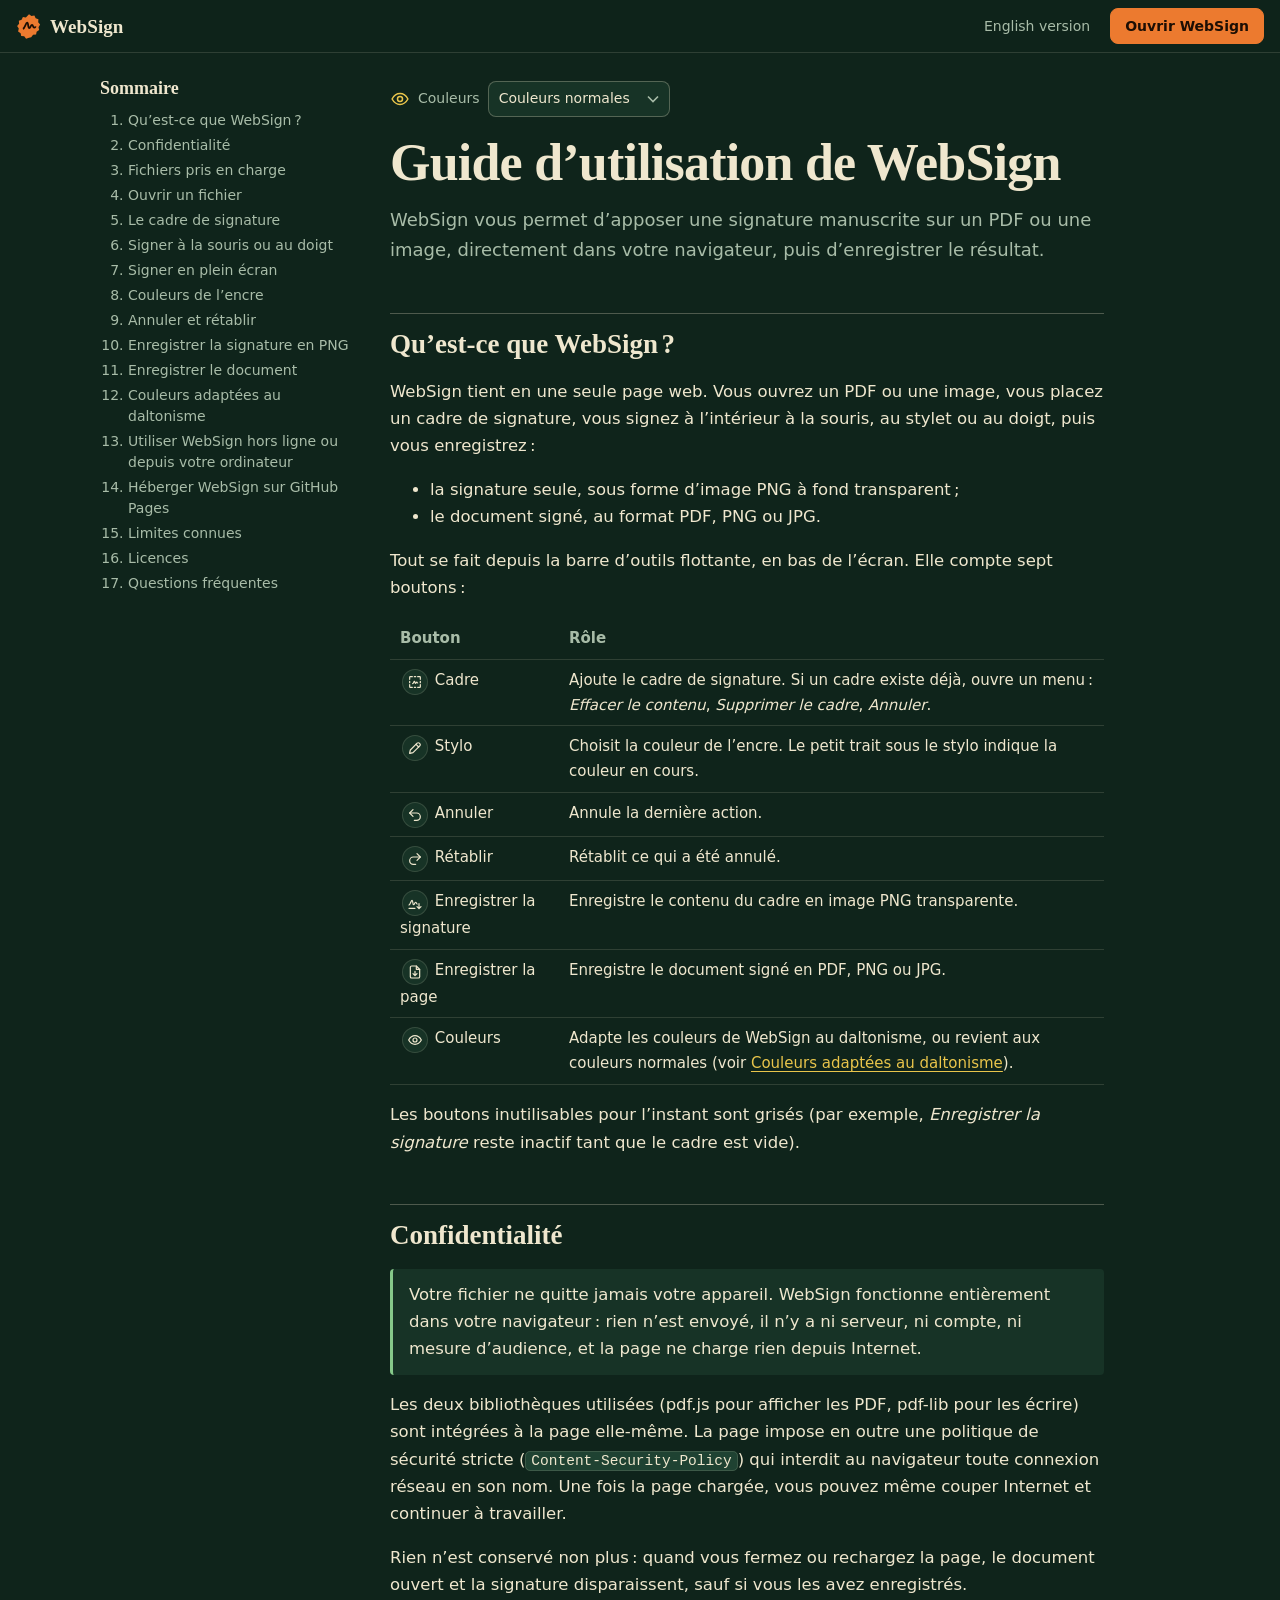
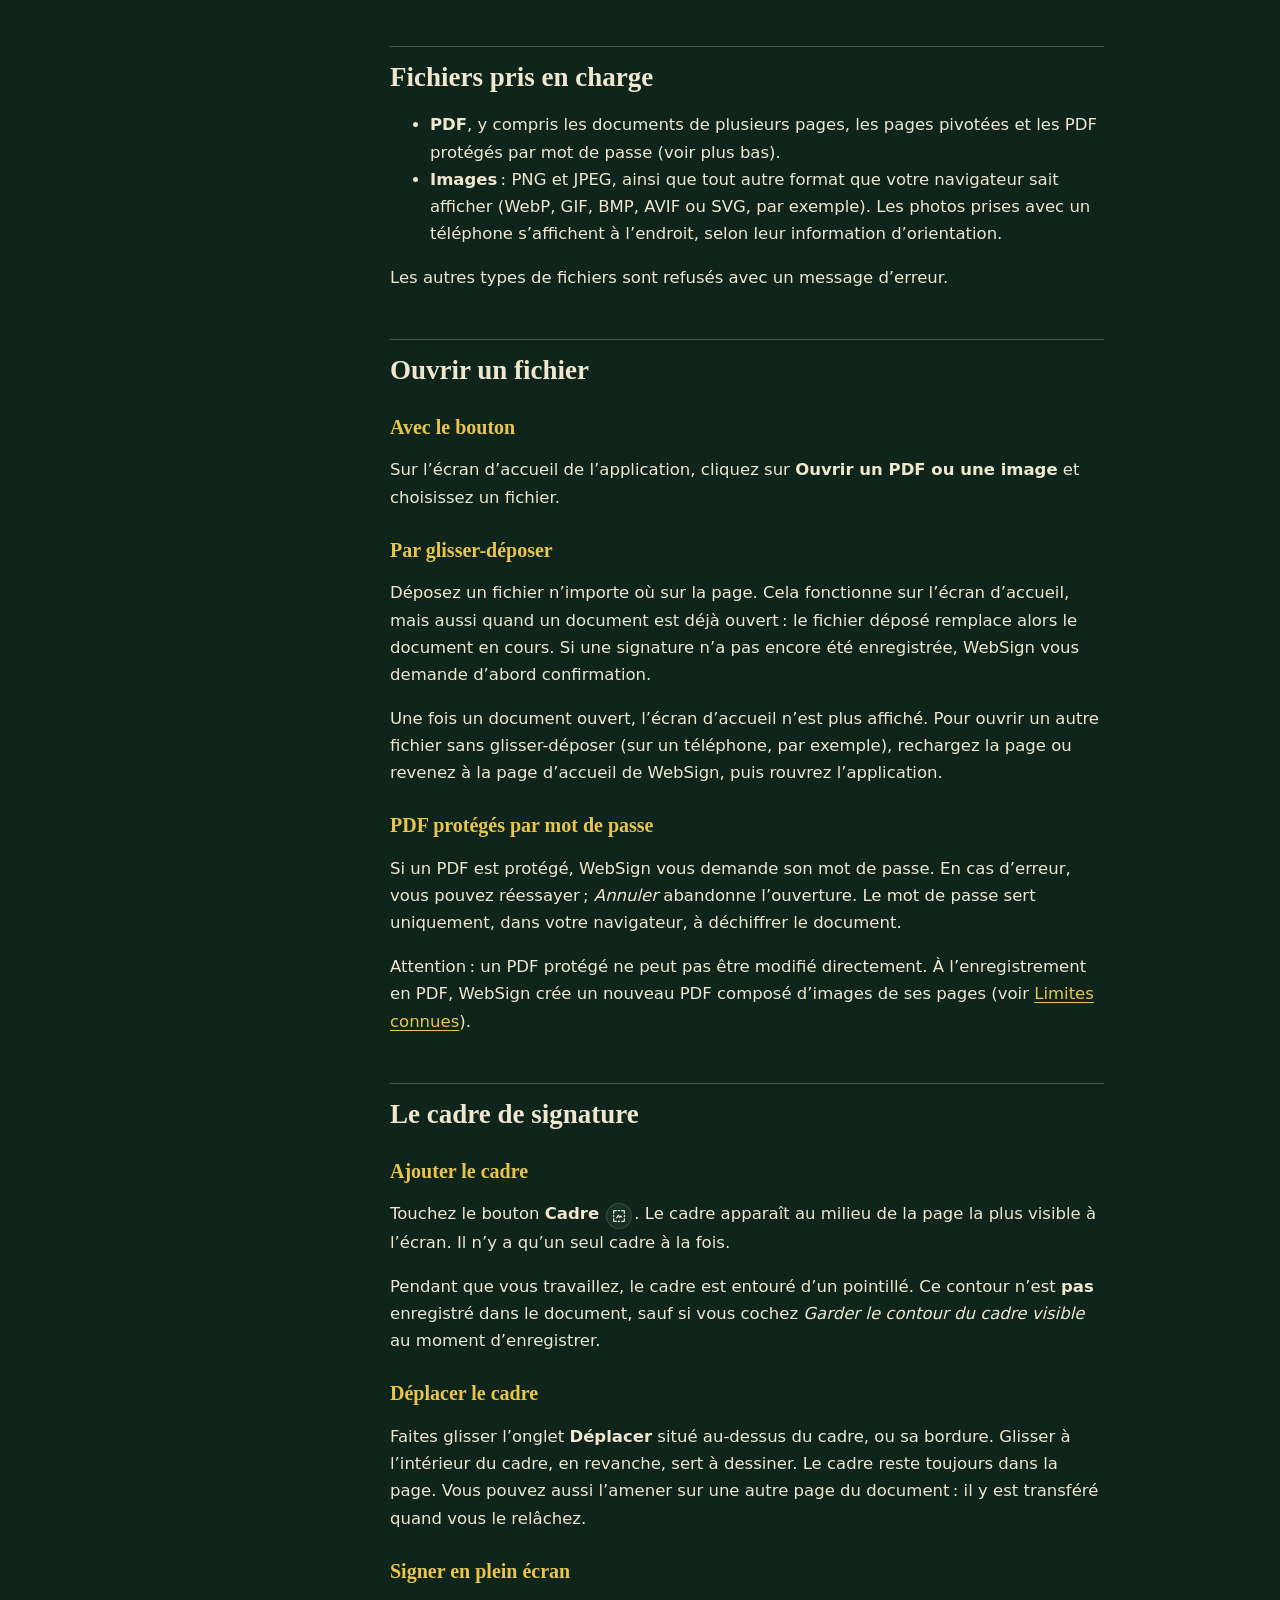
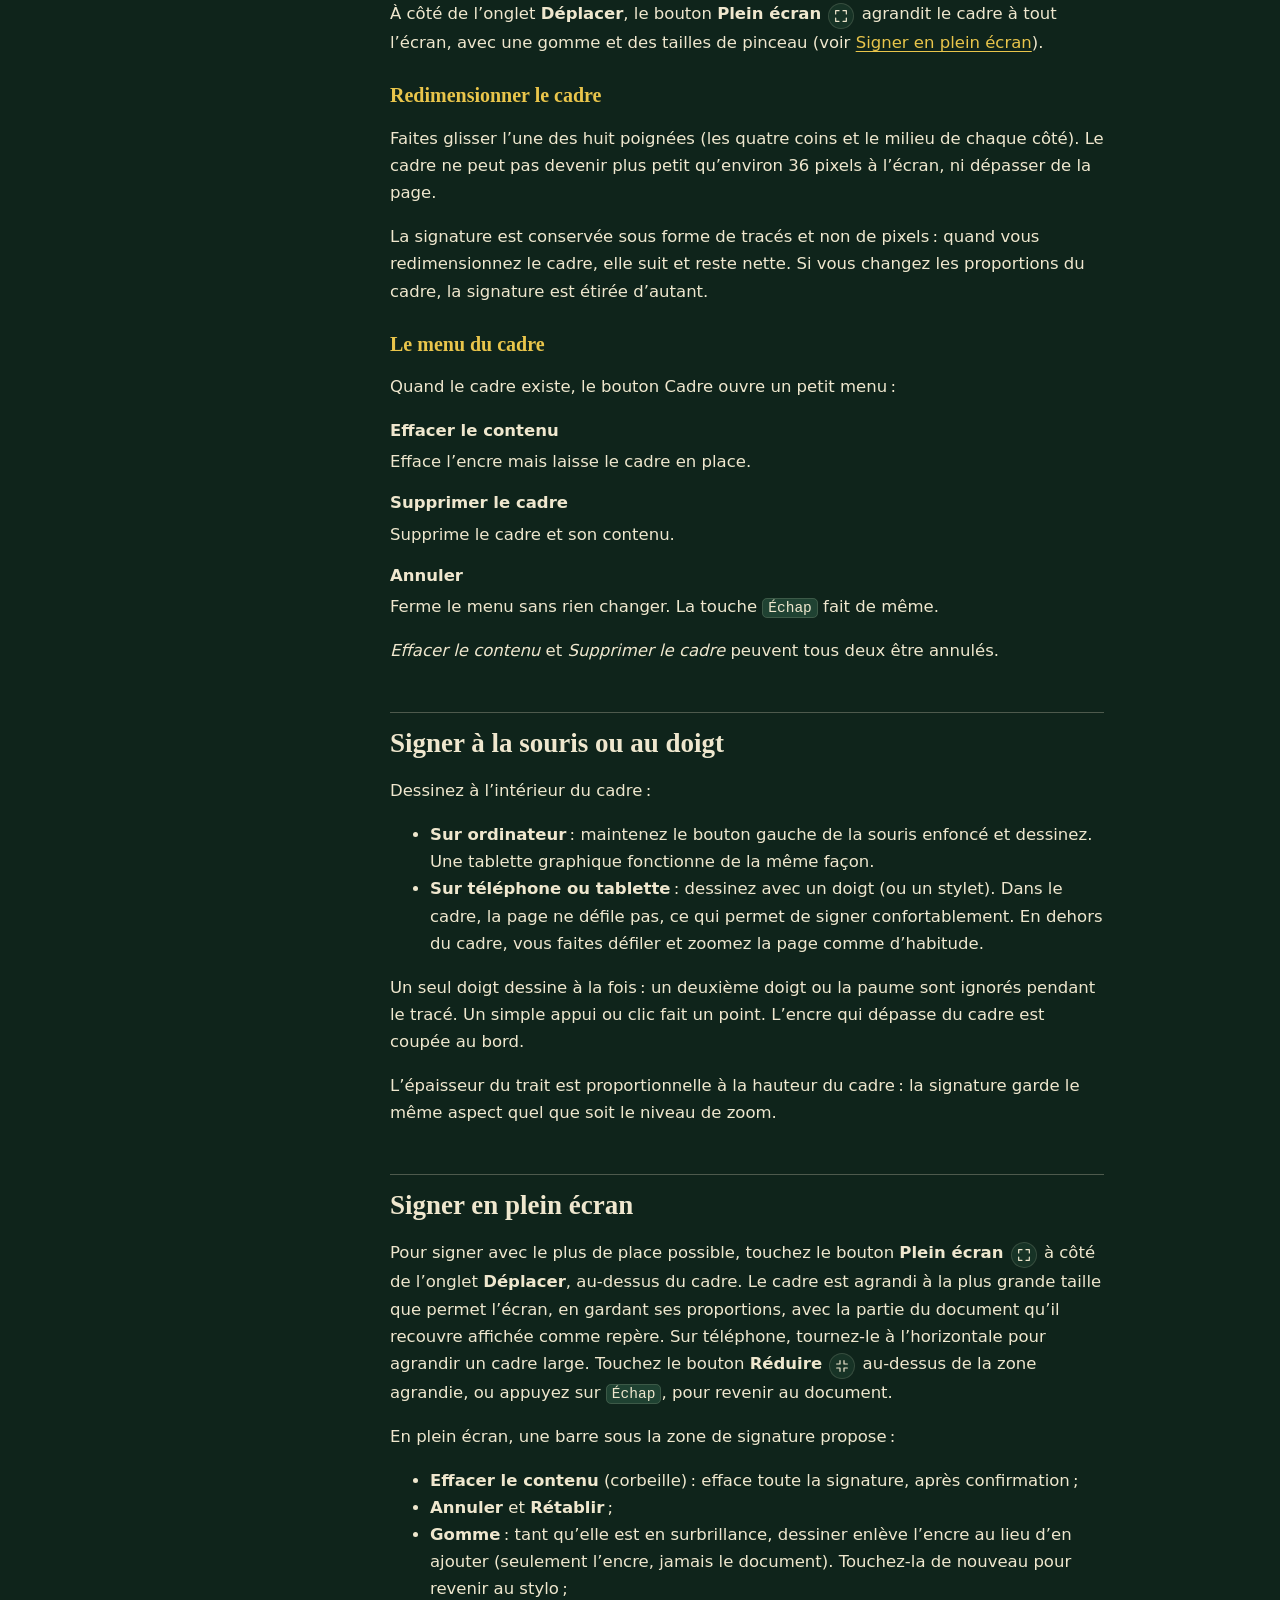
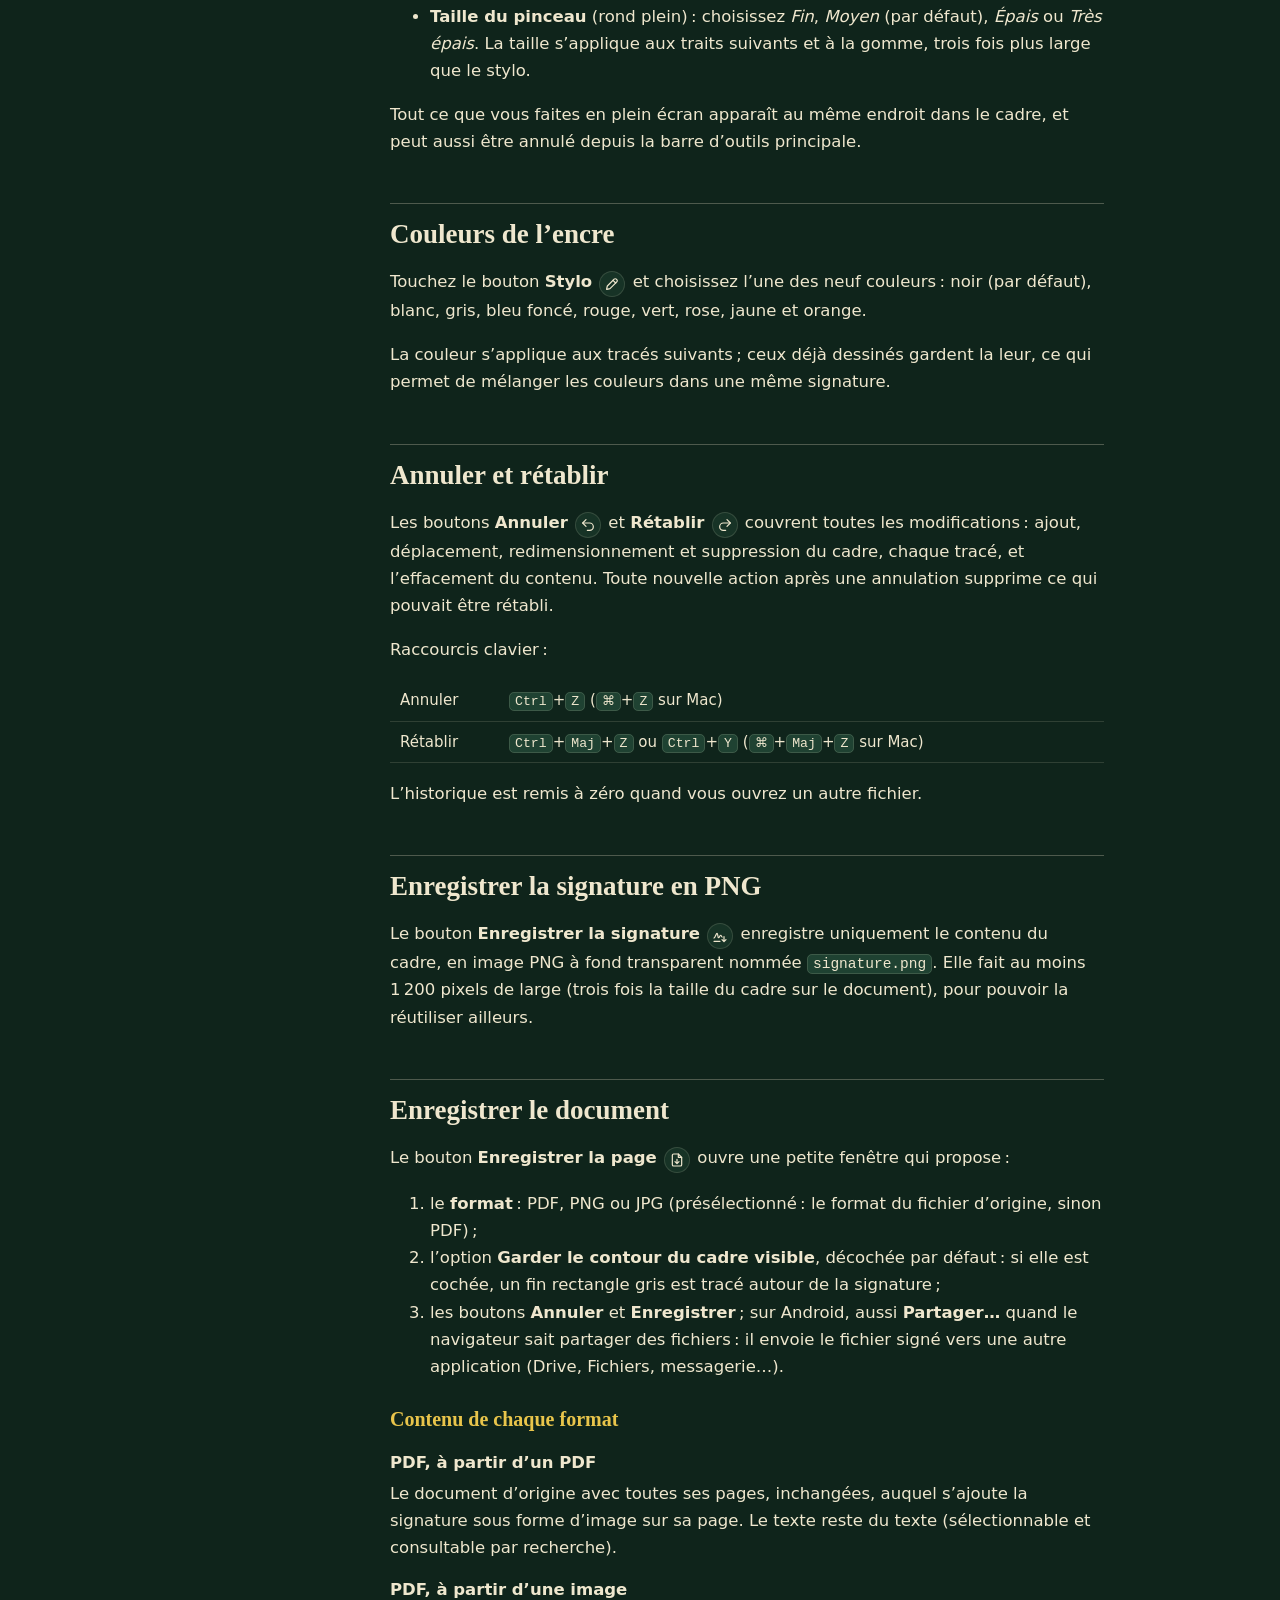
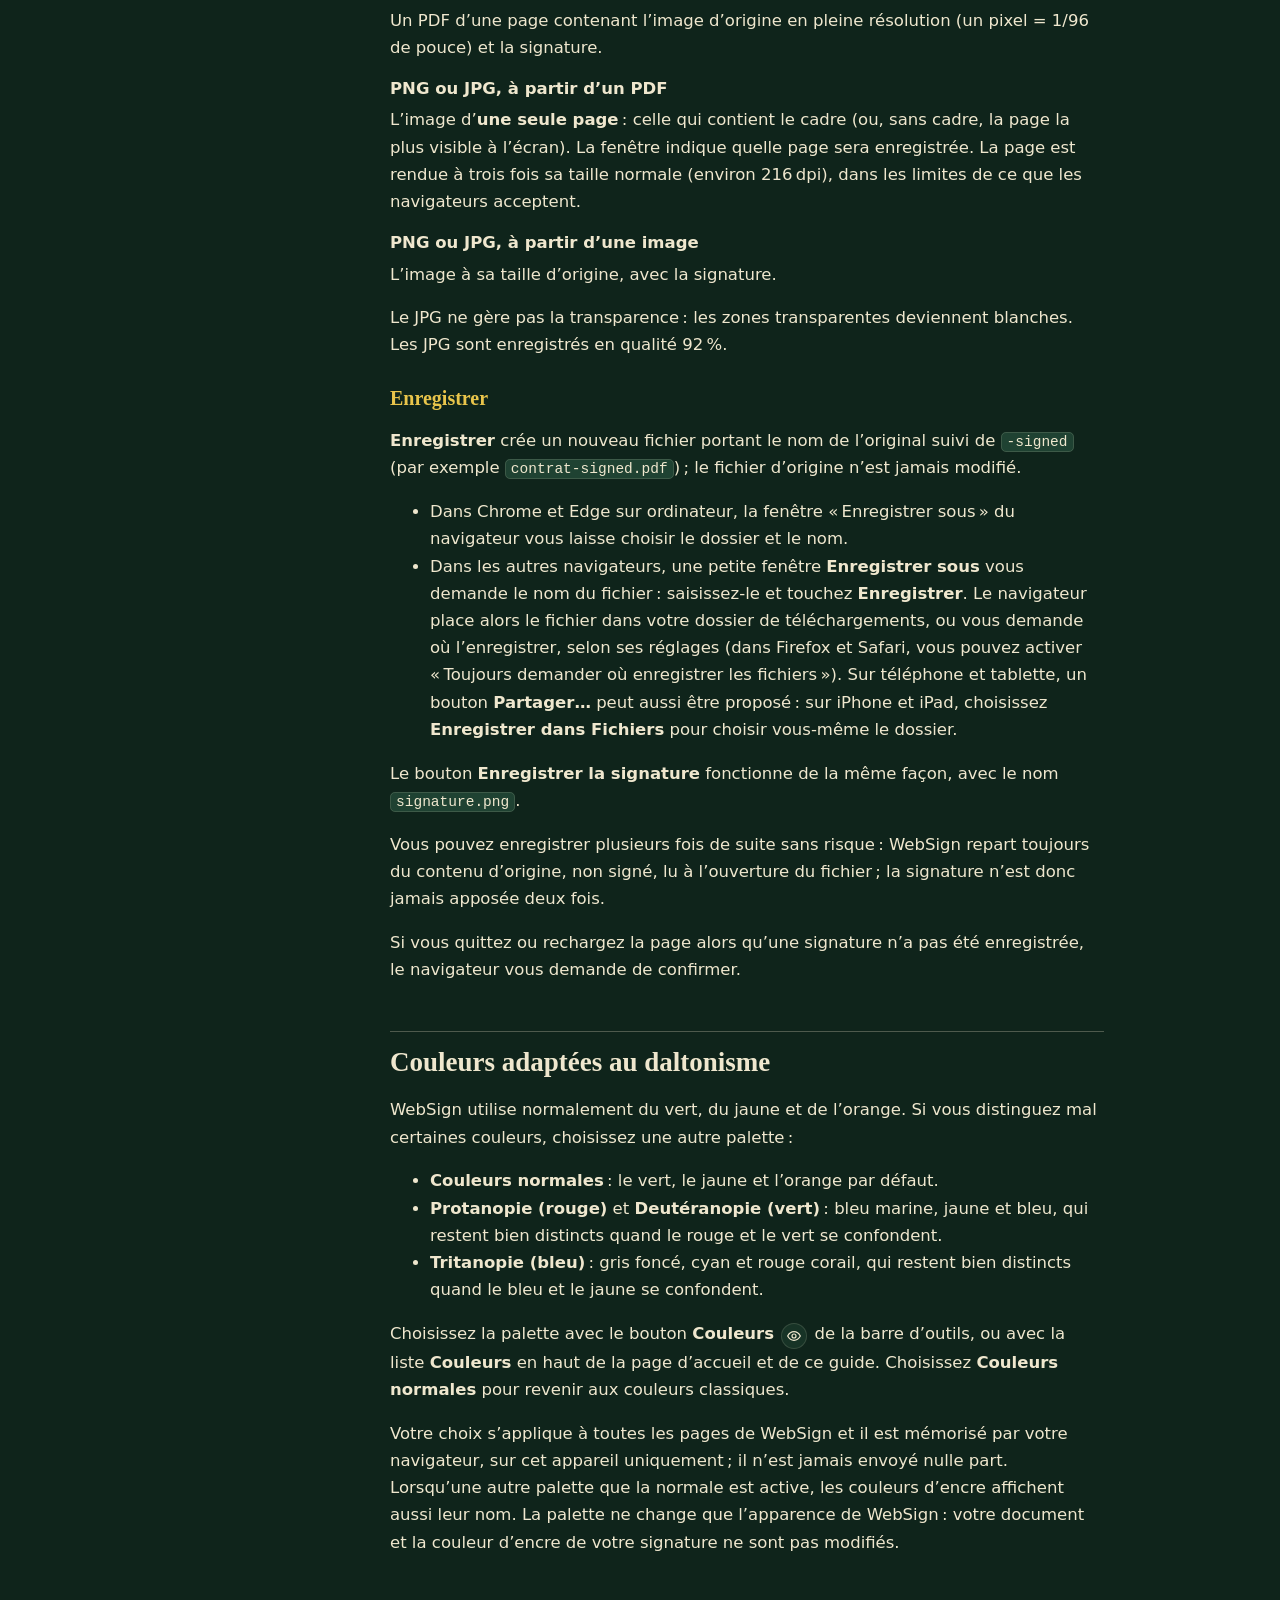
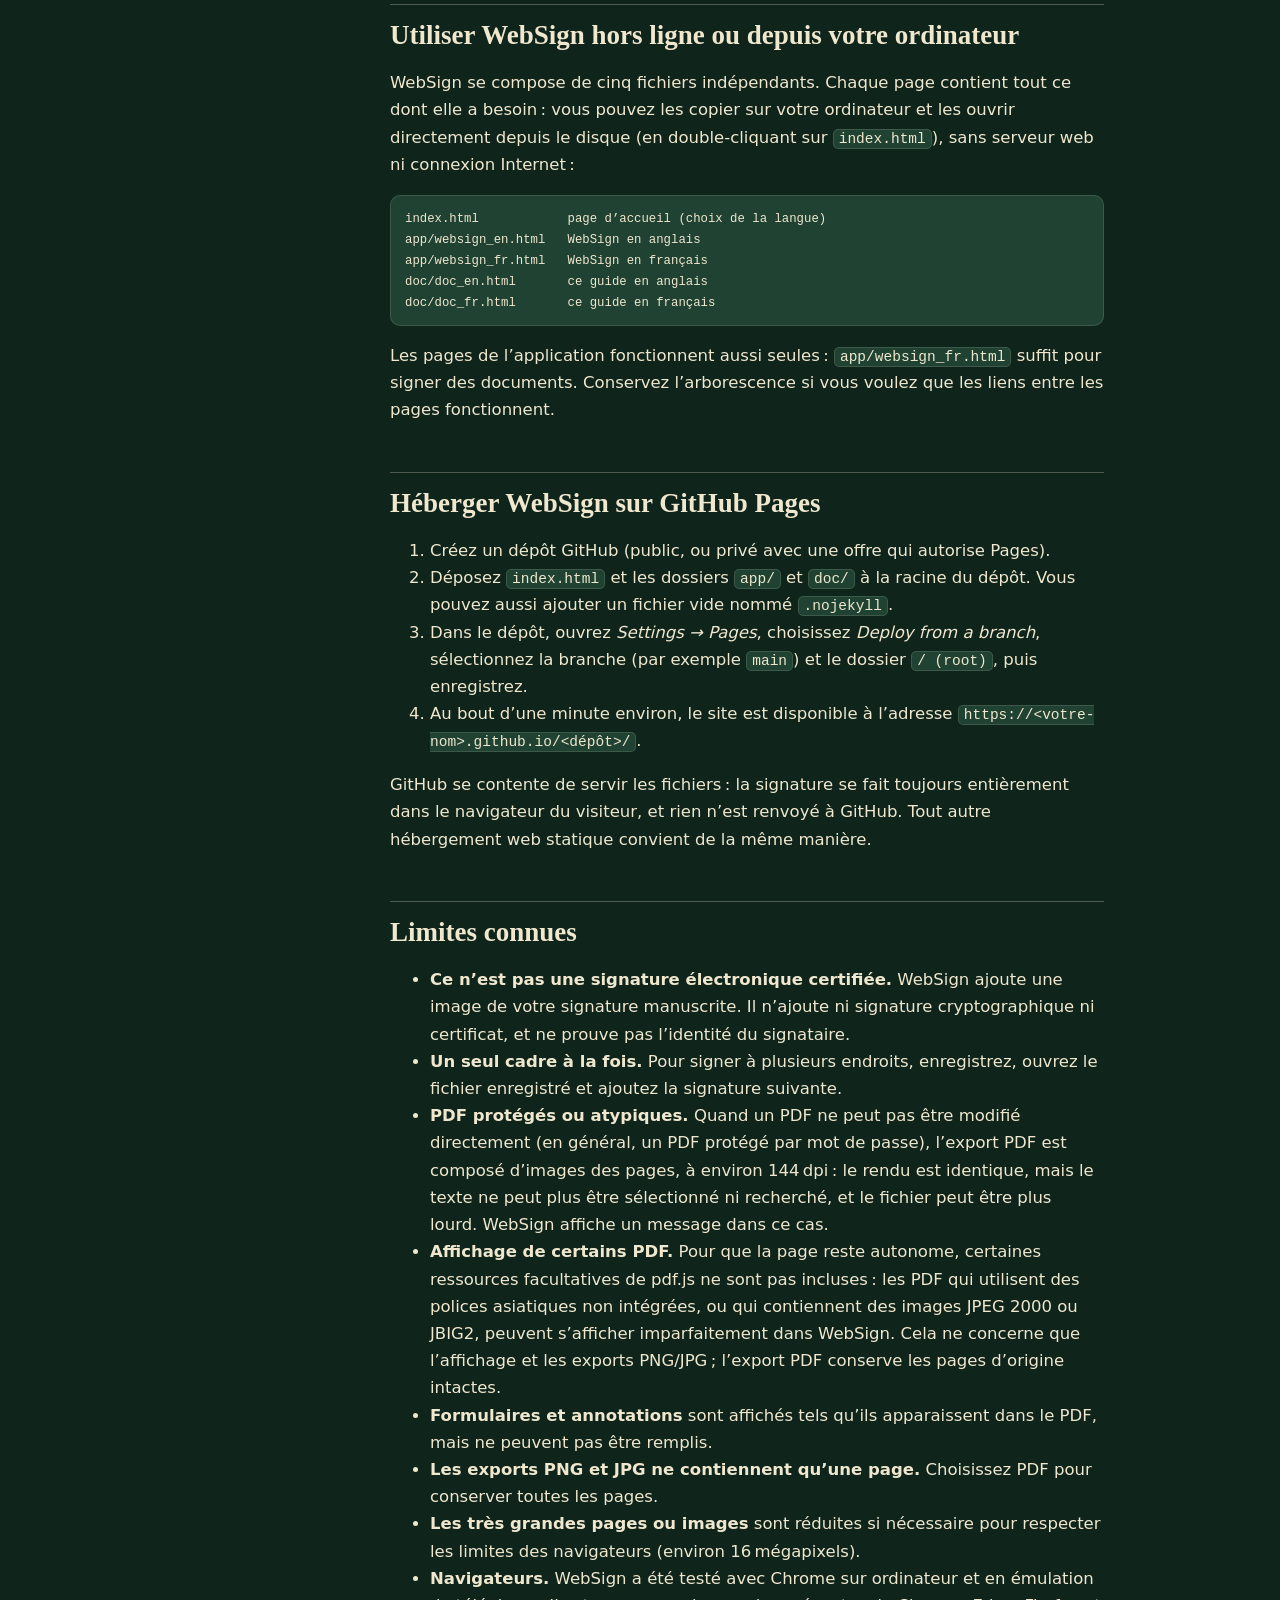
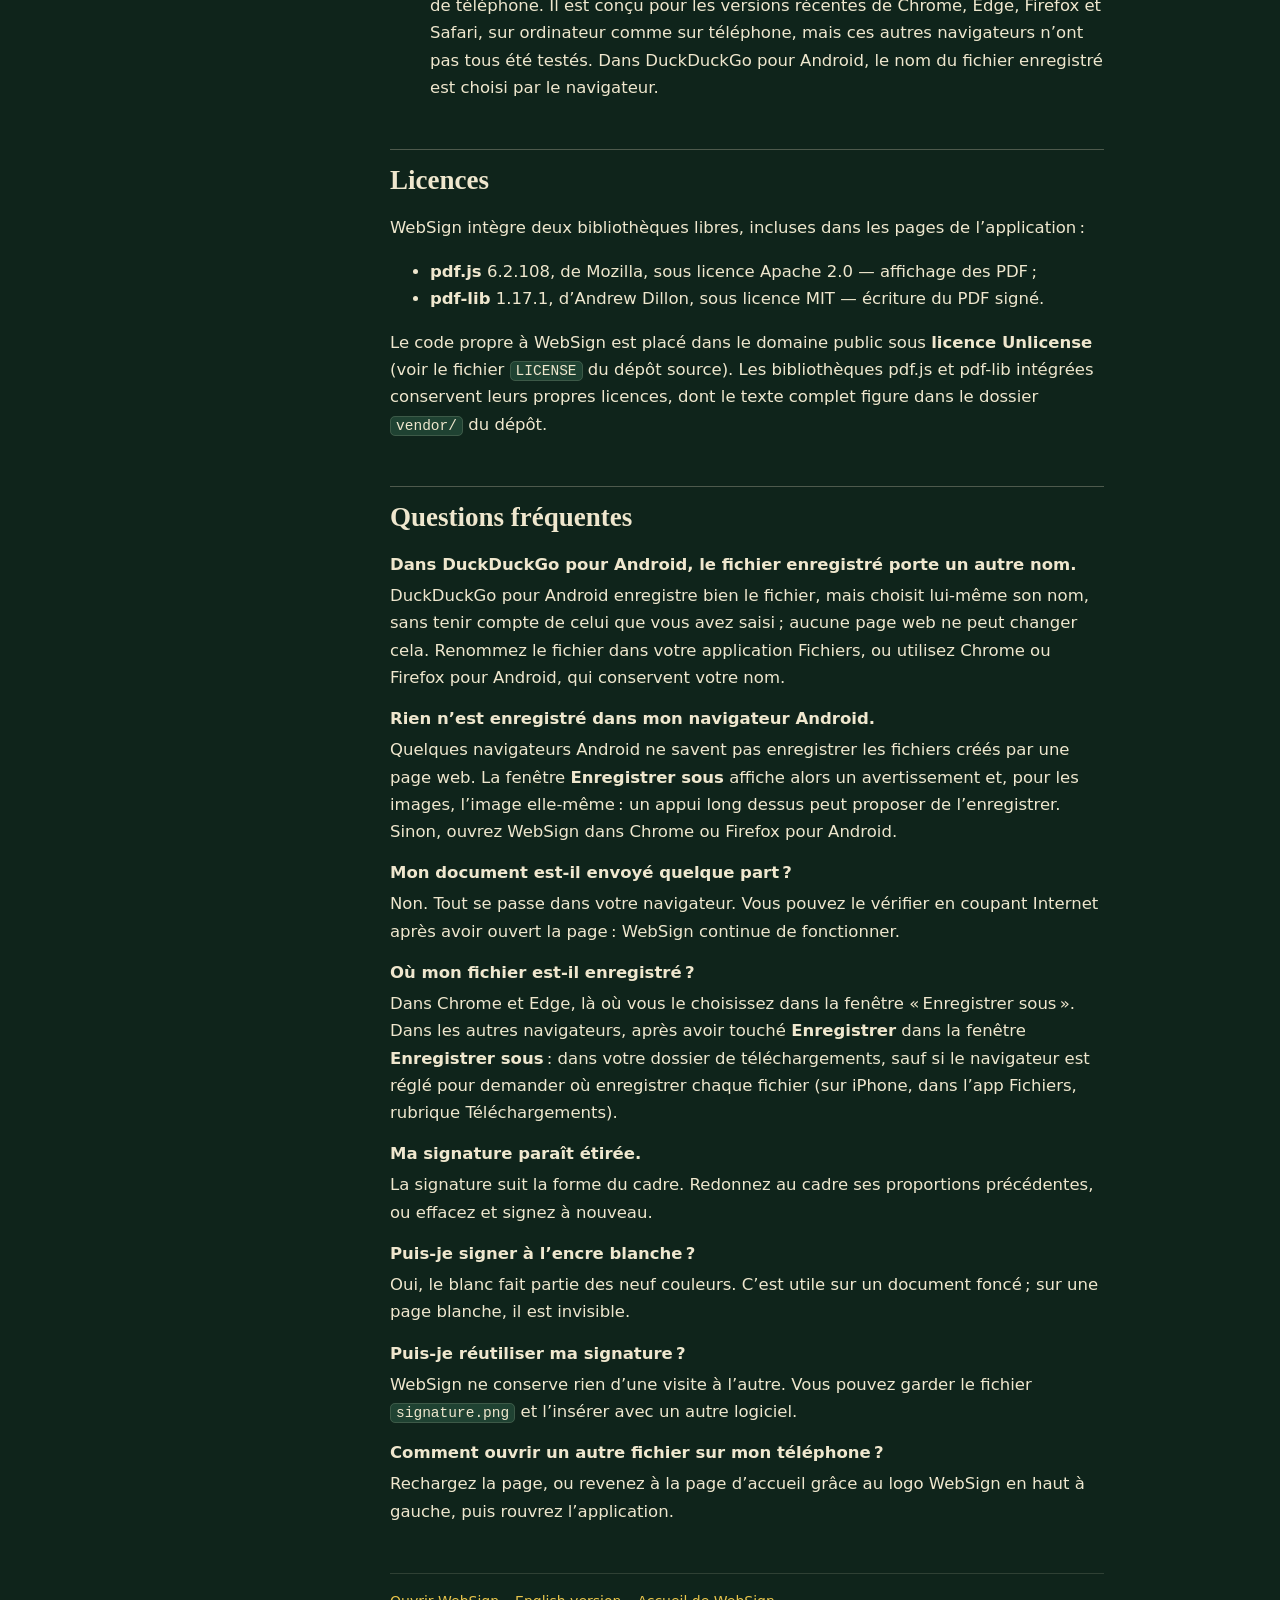
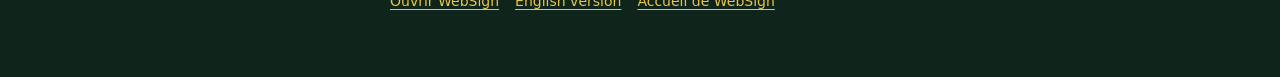
<file: doc/doc_fr.html>
<!doctype html>
<html lang="fr">
<head>
<meta charset="utf-8">
<meta name="viewport" content="width=device-width, initial-scale=1, viewport-fit=cover">
<meta http-equiv="Content-Security-Policy" content="default-src 'none'; script-src 'unsafe-inline'; style-src 'unsafe-inline'; img-src data:; connect-src 'none'; media-src 'none'; object-src 'none'; frame-src 'none'; base-uri 'none'; form-action 'none'">
<meta name="referrer" content="no-referrer">
<meta name="color-scheme" content="dark">
<meta name="theme-color" content="#0f241b">
<title>WebSign – Guide d’utilisation</title>
<link rel="icon" href="data:image/svg+xml,%3Csvg xmlns='http://www.w3.org/2000/svg' viewBox='0 0 32 32'%3E%3Cpath d='M16 1.5l3 2.2 3.6-.6 1.6 3.3 3.4 1.4-.3 3.7 2.4 2.8-2 3.1.8 3.6-3.1 2-.7 3.6-3.7.3-2.3 2.9L16 30.5l-3.6 1.1-2.3-2.9-3.7-.3-.7-3.6-3.1-2 .8-3.6-2-3.1 2.4-2.8-.3-3.7 3.4-1.4 1.6-3.3 3.6.6z' fill='%23ec7a2f'/%3E%3Cpath d='M8.5 19.5c2.6-.8 3.4-7.5 5.2-7.5s.8 6.6 2.6 6.6 1.7-4 3.4-4 .9 3.3 2.6 3.3 1.6-1.4 1.6-1.4' fill='none' stroke='%231c0e04' stroke-width='2.2' stroke-linecap='round' stroke-linejoin='round'/%3E%3C/svg%3E">
<script>try{var v=localStorage.getItem('websign.vision');if(v==='protan'||v==='deutan'||v==='tritan')document.documentElement.setAttribute('data-vision',v)}catch(e){}</script>
<style>
/* WebSign design tokens: "a writing desk at night".
   Bottle-green blotter, felt surfaces, parchment text, brass (yellow) for the signature
   box / focus / selection, sealing-wax orange for primary actions, leaf green for success.
   Dark by design: there is no light theme. All text pairs meet WCAG AA (most AAA). */
:root {
  --bg: #0f241b;          /* blotter */
  --surface: #173326;     /* felt */
  --surface-2: #1f4232;   /* raised felt */
  --surface-3: #285240;   /* hover */
  --text: #efe7ce;        /* parchment: 13.2:1 on --bg */
  --muted: #a8bca8;       /* sage: 8.1:1 on --bg */
  --line: rgba(239, 231, 206, 0.14);
  --line-strong: rgba(239, 231, 206, 0.28);
  --brass: #e9c54b;       /* 9.7:1 on --bg */
  --wax: #ec7a2f;         /* primary actions */
  --wax-hover: #f48c45;
  --wax-ink: #1c0e04;     /* text on wax: 6.6:1 */
  --leaf: #86c98a;        /* 8.3:1 on --bg */
  --danger: #ff9a7a;      /* 6.6:1 on --surface */
  --accent: var(--brass);
  --accent-text: var(--wax-ink);
  --serif: "Iowan Old Style", "Palatino Linotype", "Book Antiqua", Palatino, "URW Palladio L", P052, Georgia, serif;
  --sans: system-ui, -apple-system, "Segoe UI", Roboto, "Helvetica Neue", Arial, sans-serif;
  --shadow: 0 18px 40px rgba(2, 10, 6, 0.55), 0 2px 8px rgba(2, 10, 6, 0.4);
  --page-shadow: 0 2px 4px rgba(2, 10, 6, 0.45), 0 14px 32px rgba(2, 10, 6, 0.35);
  --radius: 10px;
  --tb-size: 44px;
  --safe-b: env(safe-area-inset-bottom, 0px);
  --safe-t: env(safe-area-inset-top, 0px);
  color-scheme: dark;
}
::selection { background: var(--brass); color: var(--wax-ink); }

* { box-sizing: border-box; }
html, body { margin: 0; height: 100%; }
body {
  background: var(--bg);
  color: var(--text);
  font: 15px/1.5 var(--sans);
  -webkit-tap-highlight-color: transparent;
  -webkit-text-size-adjust: 100%;
}
[hidden] { display: none !important; }
button { font: inherit; color: inherit; }
.ico {
  width: 22px; height: 22px; flex: none;
  fill: none; stroke: currentColor; stroke-width: 1.8; stroke-linecap: round; stroke-linejoin: round;
}

/* ---------- shared header bar ---------- */
.bar {
  position: sticky; top: 0; z-index: 20;
  display: flex; align-items: center; gap: 12px;
  min-height: 52px;
  padding: calc(8px + var(--safe-t)) max(16px, env(safe-area-inset-right)) 8px max(16px, env(safe-area-inset-left));
  background: color-mix(in srgb, var(--bg) 82%, transparent);
  -webkit-backdrop-filter: blur(10px); backdrop-filter: blur(10px);
  border-bottom: 1px solid var(--line);
  font-size: 14px; color: var(--muted);
}
.brand-link {
  display: inline-flex; align-items: center; gap: 8px; flex: none;
  color: var(--text); text-decoration: none; border-radius: 8px;
  font: 600 19px/1 var(--serif); letter-spacing: 0.005em;
}
.brand-link .logo { width: 26px; height: 26px; color: var(--wax); }
.spacer { flex: 1; }
.bar-link { color: var(--muted); text-decoration: none; padding: 6px 8px; border-radius: 8px; white-space: nowrap; }
.bar-link:hover { color: var(--text); background: var(--surface-2); }
a:focus-visible { outline: 2px solid var(--brass); outline-offset: 3px; }
.filename { overflow: hidden; text-overflow: ellipsis; white-space: nowrap; min-width: 0; }

.btn {
  min-height: 44px; padding: 0 20px; border-radius: var(--radius);
  border: 1px solid var(--line-strong); background: transparent; color: var(--text);
  cursor: pointer; font-weight: 600;
  transition: background .12s, border-color .12s;
}
.btn:hover { background: var(--surface-2); border-color: var(--muted); }
.btn.primary { background: var(--wax); color: var(--wax-ink); border-color: var(--wax); }
.btn.primary:hover { background: var(--wax-hover); border-color: var(--wax-hover); }
.btn:focus-visible, .tb:focus-visible, .menu button:focus-visible, .swatch:focus-visible {
  outline: 2px solid var(--brass); outline-offset: 3px;
}

.btn { display: inline-flex; align-items: center; justify-content: center; gap: 8px; text-decoration: none; line-height: 1.2; }
.btn.small { min-height: 36px; padding: 0 14px; border-radius: 8px; font-size: 14px; }
a.btn { color: var(--text); }
a.btn.primary { color: var(--wax-ink); }
@media (prefers-reduced-motion: reduce) { .btn { transition: none; } }
.bar .btn, .bar-link { white-space: nowrap; }
@media (max-width: 420px) {
  .bar { gap: 6px; }
  .brand-link span { display: none; }
}

/* ---------- colour-vision palettes (html[data-vision]) ----------
   Standard: green / yellow / orange. Protanopia and deuteranopia (red-green) cannot tell
   the green background, the yellow and the orange apart, so they get a navy / yellow /
   blue scheme. Tritanopia (blue-yellow) gets a neutral dark / cyan / coral-red scheme.
   Every text pair stays at WCAG AAA (7:1) except muted text on raised surfaces (≥ 6.3:1). */
html[data-vision="protan"] {
  --bg: #0d1b2e; --surface: #15263d; --surface-2: #1d3250; --surface-3: #284166;
  --text: #f1ede2; --muted: #aab8cc;
  --brass: #f5cf3c; --wax: #5ba4ff; --wax-hover: #7cb6ff; --wax-ink: #03101f;
  --leaf: #e8eefc; --danger: #ffc56b;
}
html[data-vision="deutan"] {
  --bg: #0f1a2c; --surface: #17263b; --surface-2: #20324c; --surface-3: #2b4163;
  --text: #f1ede2; --muted: #abb7c8;
  --brass: #ffd23f; --wax: #4d9bff; --wax-hover: #70afff; --wax-ink: #03101f;
  --leaf: #e8eefc; --danger: #ffb347;
}
html[data-vision="tritan"] {
  --bg: #18181c; --surface: #222228; --surface-2: #2d2d35; --surface-3: #3a3a44;
  --text: #f4efe8; --muted: #bdb8b2;
  --brass: #5fe0e0; --wax: #ff6a5c; --wax-hover: #ff8478; --wax-ink: #1f0402;
  --leaf: #c9f2f2; --danger: #ff9c9c;
}
html[data-vision] ::selection { background: var(--brass); color: var(--wax-ink); }

/* colour-vision drop-down (landing page and guides) */
.vision-pick { display: inline-flex; align-items: center; gap: 8px; font-size: 14px; color: var(--muted); }
.vision-pick .ico { width: 20px; height: 20px; color: var(--brass); }
.vision-pick select {
  min-height: 36px; padding: 0 30px 0 10px; font: inherit; color: var(--text);
  background: var(--surface) url("data:image/svg+xml,%3Csvg xmlns='http://www.w3.org/2000/svg' viewBox='0 0 12 8'%3E%3Cpath d='M1 1.5 6 6.5l5-5' fill='none' stroke='%23a8bca8' stroke-width='1.6'/%3E%3C/svg%3E") no-repeat right 10px center / 12px 8px;
  border: 1px solid var(--line-strong); border-radius: 8px;
  -webkit-appearance: none; appearance: none; cursor: pointer; max-width: 62vw;
}
.vision-pick select:focus-visible { outline: 2px solid var(--brass); outline-offset: 2px; }
.vision-pick option { background: var(--surface); color: var(--text); }
/* ---------- landing ---------- */
.landing-main {
  max-width: 1040px; margin: 0 auto;
  padding: calc(28px + var(--safe-t)) clamp(20px, 5vw, 48px) calc(40px + var(--safe-b));
}
.landing-head { display: flex; align-items: center; gap: 10px; flex-wrap: wrap; }
.landing-head .logo { width: 34px; height: 34px; color: var(--wax); }
.wordmark { font: 600 24px/1 var(--serif); color: var(--text); }

.hero {
  display: grid; grid-template-columns: minmax(0, 1fr) minmax(0, 1.05fr);
  gap: clamp(28px, 5vw, 64px); align-items: center;
  margin: clamp(40px, 9vh, 96px) 0 clamp(40px, 7vh, 72px);
}
@media (max-width: 780px) { .hero { grid-template-columns: minmax(0, 1fr); } }
.hero h1 {
  margin: 0 0 22px;
  font: 600 clamp(48px, 9vw, 88px)/0.98 var(--serif);
  letter-spacing: -0.02em; color: var(--text);
}
.hero h1 span { display: block; }
.hero h1 .fr { color: var(--brass); font-style: italic; font-weight: 500; }
.hero-text p { margin: 0; max-width: 34em; font-size: 18px; line-height: 1.55; color: var(--text); }
.hero-text p.fr { margin-top: 10px; color: var(--muted); font-size: 16.5px; }

/* the signature line: the one moment of motion on the site */
.sheet {
  margin: 0; padding: 28px 28px 22px;
  background: var(--surface); border: 1px solid var(--line);
  border-radius: 4px; box-shadow: var(--page-shadow);
  transform: rotate(-1.2deg);
}
.sheet-lines span { display: block; height: 9px; margin: 0 0 12px; border-radius: 2px; background: var(--surface-3); }
.sheet-lines .short { width: 58%; }
.sign-field { position: relative; display: flex; align-items: flex-end; gap: 10px; margin-top: 34px; border-bottom: 2px solid var(--brass); }
.sign-field .x { font: 500 28px/1 var(--serif); color: var(--brass); padding-bottom: 6px; }
.scribble { flex: 1; height: clamp(70px, 12vw, 104px); overflow: visible; }
.scribble path {
  fill: none; stroke: var(--text); stroke-width: 3.2; stroke-linecap: round; stroke-linejoin: round;
  stroke-dasharray: 1; stroke-dashoffset: 1;
  animation: sign 2.4s cubic-bezier(.55, .1, .35, 1) .5s forwards;
}
@keyframes sign { to { stroke-dashoffset: 0; } }
@media (prefers-reduced-motion: reduce) { .scribble path { animation: none; stroke-dashoffset: 0; } }
.sheet figcaption { margin-top: 8px; font-size: 13px; color: var(--muted); }

.choices { display: grid; grid-template-columns: repeat(2, minmax(0, 1fr)); gap: 0 clamp(24px, 5vw, 64px); }
@media (max-width: 640px) { .choices { grid-template-columns: minmax(0, 1fr); } }
.choice {
  display: flex; flex-wrap: wrap; align-items: center; gap: 12px;
  padding: 22px 0; border-top: 1px solid var(--line-strong);
}
.choice h2 { flex: 1 0 100%; margin: 0 0 2px; font: 600 26px/1.2 var(--serif); color: var(--text); }
.choice .btn { min-height: 48px; font-size: 16px; }

.privacy {
  display: flex; gap: 14px; align-items: flex-start;
  margin-top: clamp(32px, 6vh, 56px); max-width: 46em;
}
.privacy .ico { color: var(--leaf); width: 26px; height: 26px; margin-top: 2px; }
.privacy p { margin: 0; font-size: 16px; color: var(--text); }
.privacy p.fr { margin-top: 8px; color: var(--muted); font-size: 15px; }
.landing-foot { margin-top: 48px; padding-top: 16px; border-top: 1px solid var(--line); font-size: 13px; color: var(--muted); }
.landing-foot p { margin: 2px 0; }

/* ---------- docs ---------- */
.docs-body { max-width: 1120px; margin: 0 auto; padding: 24px 20px calc(64px + var(--safe-b)); display: grid; grid-template-columns: 250px minmax(0, 1fr); gap: 40px; }
@media (max-width: 860px) { .docs-body { grid-template-columns: minmax(0, 1fr); gap: 8px; } }
.toc { position: sticky; top: 72px; align-self: start; max-height: calc(100vh - 90px); overflow: auto; font-size: 14px; }
@media (max-width: 860px) { .toc { position: static; max-height: none; } }
.toc h2 { font: 600 18px/1.3 var(--serif); color: var(--text); margin: 0 0 10px; }
.toc ol { margin: 0; padding-left: 28px; }
.toc li { margin: 4px 0; }
.toc li::marker { color: var(--muted); }
.toc a { color: var(--muted); text-decoration: none; }
.toc a:hover { color: var(--brass); text-decoration: underline; }
.doc { max-width: 68ch; font-size: 16.5px; line-height: 1.65; }
.doc h1 { font: 600 clamp(34px, 6vw, 52px)/1.08 var(--serif); letter-spacing: -0.015em; margin: 8px 0 14px; }
.doc .lede { font-size: 18px; color: var(--muted); margin-top: 0; }
.doc h2 { font: 600 27px/1.25 var(--serif); margin: 48px 0 12px; padding-top: 14px; border-top: 1px solid var(--line-strong); scroll-margin-top: 70px; }
.doc h3 { font: 600 20px/1.3 var(--serif); margin: 26px 0 6px; color: var(--brass); scroll-margin-top: 70px; }
.doc a { color: var(--brass); text-underline-offset: 3px; }
.doc code, .doc kbd {
  font: 0.88em ui-monospace, SFMono-Regular, Menlo, Consolas, monospace;
  background: var(--surface-2); border: 1px solid var(--line); border-radius: 5px; padding: 1px 5px;
}
.doc table { border-collapse: collapse; width: 100%; font-size: 15px; margin: 12px 0; }
.doc th, .doc td { text-align: left; padding: 8px 10px; border-bottom: 1px solid var(--line); vertical-align: top; }
.doc th { color: var(--muted); font-weight: 600; }
.doc .callout { padding: 12px 16px; border-radius: 4px; background: var(--surface); border-left: 3px solid var(--leaf); }
.doc .tbicon { display: inline-flex; vertical-align: -5px; width: 26px; height: 26px; align-items: center; justify-content: center; border-radius: 50%; background: var(--surface); border: 1px solid var(--line); margin: 0 2px; }
.doc .tbicon .ico { width: 16px; height: 16px; }
.doc dt { font-weight: 650; margin-top: 14px; }
.doc dd { margin: 4px 0 0 0; }
.doc-foot { margin-top: 48px; padding-top: 16px; border-top: 1px solid var(--line); font-size: 14px; color: var(--muted); display: flex; gap: 16px; flex-wrap: wrap; }
.doc pre { overflow: auto; background: var(--surface-2); border: 1px solid var(--line); padding: 12px 14px; border-radius: 10px; font-size: 14px; line-height: 1.5; }
.doc pre code { border: 0; padding: 0; background: none; }
.doc ul ul { margin-top: 6px; }

.doc-vision { margin: 4px 0 18px; }
@media (max-width: 520px) { .landing-head .vision-pick span { display: none; } }

.landing-foot .source { margin: 0 0 12px; }
.landing-foot .source a {
  display: inline-flex; align-items: center; gap: 8px; min-height: 44px;
  color: var(--brass); font-size: 15px; font-weight: 600; text-decoration: none;
}
.landing-foot .source a:hover span { text-decoration: underline; text-underline-offset: 3px; }
.landing-foot .source .ico { width: 20px; height: 20px; }
</style>
</head>
<body>
<svg width="0" height="0" style="position:absolute" aria-hidden="true">
  <defs>
    <symbol id="i-logo" viewBox="0 0 32 32"><path d="M16 1.5l3 2.2 3.6-.6 1.6 3.3 3.4 1.4-.3 3.7 2.4 2.8-2 3.1.8 3.6-3.1 2-.7 3.6-3.7.3-2.3 2.9L16 30.5l-3.6 1.1-2.3-2.9-3.7-.3-.7-3.6-3.1-2 .8-3.6-2-3.1 2.4-2.8-.3-3.7 3.4-1.4 1.6-3.3 3.6.6z" fill="currentColor" stroke="none"/><path d="M8.5 19.5c2.6-.8 3.4-7.5 5.2-7.5s.8 6.6 2.6 6.6 1.7-4 3.4-4 .9 3.3 2.6 3.3 1.6-1.4 1.6-1.4" fill="none" stroke="#1c0e04" stroke-width="2.2"/></symbol>
    <symbol id="i-box" viewBox="0 0 24 24"><path d="M4 8V5a1 1 0 0 1 1-1h3M16 4h3a1 1 0 0 1 1 1v3M20 16v3a1 1 0 0 1-1 1h-3M8 20H5a1 1 0 0 1-1-1v-3M11 4h2M11 20h2M4 11v2M20 11v2"/><path d="M8.5 14.5c1.2-.4 1.6-3.5 2.6-3.5s.6 3 1.6 3 1-1.8 1.9-1.8.6 1.3 1.4 1.3"/></symbol>
    <symbol id="i-pen" viewBox="0 0 24 24"><path d="M15.2 4.8a2.3 2.3 0 0 1 3.3 0l.7.7a2.3 2.3 0 0 1 0 3.3L9 19l-4.6 1.1a.4.4 0 0 1-.5-.5L5 15z"/><path d="m13.5 6.5 4 4"/></symbol>
    <symbol id="i-undo" viewBox="0 0 24 24"><path d="M9 14 4 9l5-5"/><path d="M4 9h10.5a5.5 5.5 0 0 1 0 11H11"/></symbol>
    <symbol id="i-redo" viewBox="0 0 24 24"><path d="m15 14 5-5-5-5"/><path d="M20 9H9.5a5.5 5.5 0 0 0 0 11H13"/></symbol>
    <symbol id="i-sig" viewBox="0 0 24 24"><path d="M3 15c2.2-.6 3-7 4.6-7s.6 6.5 2.2 6.5 1.6-3.6 3.1-3.6 1 2.6 2.4 2.6"/><path d="M18 13v7M15 17.5l3 3 3-3"/><path d="M3 20h9"/></symbol>
    <symbol id="i-doc" viewBox="0 0 24 24"><path d="M14 3H7a2 2 0 0 0-2 2v14a2 2 0 0 0 2 2h10a2 2 0 0 0 2-2V8z"/><path d="M14 3v5h5"/><path d="M12 11v6M9 14.5l3 3 3-3"/></symbol>
    <symbol id="i-file" viewBox="0 0 24 24"><path d="M14 3H7a2 2 0 0 0-2 2v14a2 2 0 0 0 2 2h10a2 2 0 0 0 2-2V8z"/><path d="M14 3v5h5"/><path d="M8.5 16.5c1.2-.4 1.6-3.5 2.6-3.5s.6 3 1.6 3 1-1.8 1.9-1.8.6 1.3 1.4 1.3"/></symbol>
    <symbol id="i-move" viewBox="0 0 24 24"><path d="M12 3v18M3 12h18M12 3 9.5 5.5M12 3l2.5 2.5M12 21l-2.5-2.5M12 21l2.5-2.5M3 12l2.5-2.5M3 12l2.5 2.5M21 12l-2.5-2.5M21 12l-2.5 2.5"/></symbol>
    <symbol id="i-eraser" viewBox="0 0 24 24"><path d="m7 21-4.3-4.3a1 1 0 0 1 0-1.4l10-10a1 1 0 0 1 1.4 0l5.6 5.6a1 1 0 0 1 0 1.4L13 19"/><path d="M7 21h13M5.5 12.5l6 6"/></symbol>
    <symbol id="i-trash" viewBox="0 0 24 24"><path d="M4 7h16M10 11v6M14 11v6M6 7l1 12a2 2 0 0 0 2 2h6a2 2 0 0 0 2-2l1-12M9 7V4h6v3"/></symbol>
    <symbol id="i-book" viewBox="0 0 24 24"><path d="M4 5.5A2.5 2.5 0 0 1 6.5 3H20v15H6.5A2.5 2.5 0 0 0 4 20.5z"/><path d="M4 20.5A2.5 2.5 0 0 0 6.5 23H20v-5M8 7h8M8 11h6"/></symbol>
    <symbol id="i-eye" viewBox="0 0 24 24"><path d="M2.5 12S6 5.5 12 5.5 21.5 12 21.5 12 18 18.5 12 18.5 2.5 12 2.5 12z"/><circle cx="12" cy="12" r="3"/></symbol>
    <symbol id="i-code" viewBox="0 0 24 24"><path d="m8 7-5 5 5 5M16 7l5 5-5 5M13.5 4.5l-3 15"/></symbol>
    <symbol id="i-expand" viewBox="0 0 24 24"><path d="M4 9V4h5M20 9V4h-5M4 15v5h5M20 15v5h-5"/></symbol>
    <symbol id="i-shrink" viewBox="0 0 24 24"><path d="M9 4v5H4M15 4v5h5M9 20v-5H4M15 20v-5h5"/></symbol>
    <symbol id="i-lock" viewBox="0 0 24 24"><rect x="4.5" y="10.5" width="15" height="10" rx="2"/><path d="M8 10.5V7.5a4 4 0 0 1 8 0v3"/></symbol>
    <symbol id="i-x" viewBox="0 0 24 24"><path d="M6 6l12 12M18 6 6 18"/></symbol>
  </defs>
</svg>
<header class="bar">
  <a class="brand-link" href="../index.html" id="doc-home" aria-label="Retour à l’accueil de WebSign"><svg class="logo" aria-hidden="true"><use href="#i-logo"/></svg><span>WebSign</span></a>
  <span class="spacer"></span>
  <a class="bar-link" id="doc-other" href="doc_en.html" hreflang="en" lang="en">English version</a>
  <a class="btn primary small" id="doc-open" href="../app/websign_fr.html">Ouvrir WebSign</a>
</header>
<div class="docs-body">
  <nav class="toc" aria-labelledby="toc-title">
    <h2 id="toc-title">Sommaire</h2>
    <ol>
      <li><a href="#presentation">Qu’est-ce que WebSign&#8239;?</a></li>
      <li><a href="#confidentialite">Confidentialité</a></li>
      <li><a href="#fichiers">Fichiers pris en charge</a></li>
      <li><a href="#ouvrir">Ouvrir un fichier</a></li>
      <li><a href="#cadre">Le cadre de signature</a></li>
      <li><a href="#signer">Signer à la souris ou au doigt</a></li>
      <li><a href="#plein-ecran">Signer en plein écran</a></li>
      <li><a href="#couleurs">Couleurs de l’encre</a></li>
      <li><a href="#annuler">Annuler et rétablir</a></li>
      <li><a href="#enregistrer-signature">Enregistrer la signature en PNG</a></li>
      <li><a href="#enregistrer-document">Enregistrer le document</a></li>
      <li><a href="#daltonisme">Couleurs adaptées au daltonisme</a></li>
      <li><a href="#hors-ligne">Utiliser WebSign hors ligne ou depuis votre ordinateur</a></li>
      <li><a href="#hebergement">Héberger WebSign sur GitHub Pages</a></li>
      <li><a href="#limites">Limites connues</a></li>
      <li><a href="#licences">Licences</a></li>
      <li><a href="#faq">Questions fréquentes</a></li>
    </ol>
  </nav>
  <main class="doc">
    <div class="doc-vision"><label class="vision-pick"><svg class="ico" aria-hidden="true"><use href="#i-eye"/></svg><span>Couleurs</span><select id="vision-select"><option value="normal">Couleurs normales</option><option value="protan">Protanopie (rouge)</option><option value="deutan">Deutéranopie (vert)</option><option value="tritan">Tritanopie (bleu)</option></select></label></div>
<h1>Guide d’utilisation de WebSign</h1>
<p class="lede">WebSign vous permet d’apposer une signature manuscrite sur un PDF ou une image, directement dans votre navigateur, puis d’enregistrer le résultat.</p>

<h2 id="presentation">Qu’est-ce que WebSign&#8239;?</h2>
<p>WebSign tient en une seule page web. Vous ouvrez un PDF ou une image, vous placez un cadre de signature, vous signez à l’intérieur à la souris, au stylet ou au doigt, puis vous enregistrez&#8239;:</p>
<ul>
  <li>la signature seule, sous forme d’image PNG à fond transparent&#8239;;</li>
  <li>le document signé, au format PDF, PNG ou JPG.</li>
</ul>
<p>Tout se fait depuis la barre d’outils flottante, en bas de l’écran. Elle compte sept boutons&#8239;:</p>
<table>
  <thead><tr><th>Bouton</th><th>Rôle</th></tr></thead>
  <tbody>
    <tr><td><span class="tbicon"><svg class="ico" aria-hidden="true"><use href="#i-box"/></svg></span> Cadre</td><td>Ajoute le cadre de signature. Si un cadre existe déjà, ouvre un menu&#8239;: <em>Effacer le contenu</em>, <em>Supprimer le cadre</em>, <em>Annuler</em>.</td></tr>
    <tr><td><span class="tbicon"><svg class="ico" aria-hidden="true"><use href="#i-pen"/></svg></span> Stylo</td><td>Choisit la couleur de l’encre. Le petit trait sous le stylo indique la couleur en cours.</td></tr>
    <tr><td><span class="tbicon"><svg class="ico" aria-hidden="true"><use href="#i-undo"/></svg></span> Annuler</td><td>Annule la dernière action.</td></tr>
    <tr><td><span class="tbicon"><svg class="ico" aria-hidden="true"><use href="#i-redo"/></svg></span> Rétablir</td><td>Rétablit ce qui a été annulé.</td></tr>
    <tr><td><span class="tbicon"><svg class="ico" aria-hidden="true"><use href="#i-sig"/></svg></span> Enregistrer la signature</td><td>Enregistre le contenu du cadre en image PNG transparente.</td></tr>
    <tr><td><span class="tbicon"><svg class="ico" aria-hidden="true"><use href="#i-doc"/></svg></span> Enregistrer la page</td><td>Enregistre le document signé en PDF, PNG ou JPG.</td></tr>
    <tr><td><span class="tbicon"><svg class="ico" aria-hidden="true"><use href="#i-eye"/></svg></span> Couleurs</td><td>Adapte les couleurs de WebSign au daltonisme, ou revient aux couleurs normales (voir <a href="#daltonisme">Couleurs adaptées au daltonisme</a>).</td></tr>
  </tbody>
</table>
<p>Les boutons inutilisables pour l’instant sont grisés (par exemple, <em>Enregistrer la signature</em> reste inactif tant que le cadre est vide).</p>

<h2 id="confidentialite">Confidentialité</h2>
<p class="callout">Votre fichier ne quitte jamais votre appareil. WebSign fonctionne entièrement dans votre navigateur&#8239;: rien n’est envoyé, il n’y a ni serveur, ni compte, ni mesure d’audience, et la page ne charge rien depuis Internet.</p>
<p>Les deux bibliothèques utilisées (pdf.js pour afficher les PDF, pdf-lib pour les écrire) sont intégrées à la page elle-même. La page impose en outre une politique de sécurité stricte (<code>Content-Security-Policy</code>) qui interdit au navigateur toute connexion réseau en son nom. Une fois la page chargée, vous pouvez même couper Internet et continuer à travailler.</p>
<p>Rien n’est conservé non plus&#8239;: quand vous fermez ou rechargez la page, le document ouvert et la signature disparaissent, sauf si vous les avez enregistrés.</p>

<h2 id="fichiers">Fichiers pris en charge</h2>
<ul>
  <li><strong>PDF</strong>, y compris les documents de plusieurs pages, les pages pivotées et les PDF protégés par mot de passe (voir plus bas).</li>
  <li><strong>Images</strong>&#8239;: PNG et JPEG, ainsi que tout autre format que votre navigateur sait afficher (WebP, GIF, BMP, AVIF ou SVG, par exemple). Les photos prises avec un téléphone s’affichent à l’endroit, selon leur information d’orientation.</li>
</ul>
<p>Les autres types de fichiers sont refusés avec un message d’erreur.</p>

<h2 id="ouvrir">Ouvrir un fichier</h2>
<h3>Avec le bouton</h3>
<p>Sur l’écran d’accueil de l’application, cliquez sur <strong>Ouvrir un PDF ou une image</strong> et choisissez un fichier.</p>
<h3>Par glisser-déposer</h3>
<p>Déposez un fichier n’importe où sur la page. Cela fonctionne sur l’écran d’accueil, mais aussi quand un document est déjà ouvert&#8239;: le fichier déposé remplace alors le document en cours. Si une signature n’a pas encore été enregistrée, WebSign vous demande d’abord confirmation.</p>
<p>Une fois un document ouvert, l’écran d’accueil n’est plus affiché. Pour ouvrir un autre fichier sans glisser-déposer (sur un téléphone, par exemple), rechargez la page ou revenez à la page d’accueil de WebSign, puis rouvrez l’application.</p>
<h3>PDF protégés par mot de passe</h3>
<p>Si un PDF est protégé, WebSign vous demande son mot de passe. En cas d’erreur, vous pouvez réessayer&#8239;; <em>Annuler</em> abandonne l’ouverture. Le mot de passe sert uniquement, dans votre navigateur, à déchiffrer le document.</p>
<p>Attention&#8239;: un PDF protégé ne peut pas être modifié directement. À l’enregistrement en PDF, WebSign crée un nouveau PDF composé d’images de ses pages (voir <a href="#limites">Limites connues</a>).</p>

<h2 id="cadre">Le cadre de signature</h2>
<h3>Ajouter le cadre</h3>
<p>Touchez le bouton <strong>Cadre</strong> <span class="tbicon"><svg class="ico" aria-hidden="true"><use href="#i-box"/></svg></span>. Le cadre apparaît au milieu de la page la plus visible à l’écran. Il n’y a qu’un seul cadre à la fois.</p>
<p>Pendant que vous travaillez, le cadre est entouré d’un pointillé. Ce contour n’est <strong>pas</strong> enregistré dans le document, sauf si vous cochez <em>Garder le contour du cadre visible</em> au moment d’enregistrer.</p>
<h3>Déplacer le cadre</h3>
<p>Faites glisser l’onglet <strong>Déplacer</strong> situé au-dessus du cadre, ou sa bordure. Glisser à l’intérieur du cadre, en revanche, sert à dessiner. Le cadre reste toujours dans la page. Vous pouvez aussi l’amener sur une autre page du document&#8239;: il y est transféré quand vous le relâchez.</p>
<h3>Signer en plein écran</h3>
<p>À côté de l’onglet <strong>Déplacer</strong>, le bouton <strong>Plein écran</strong> <span class="tbicon"><svg class="ico" aria-hidden="true"><use href="#i-expand"/></svg></span> agrandit le cadre à tout l’écran, avec une gomme et des tailles de pinceau (voir <a href="#plein-ecran">Signer en plein écran</a>).</p>
<h3>Redimensionner le cadre</h3>
<p>Faites glisser l’une des huit poignées (les quatre coins et le milieu de chaque côté). Le cadre ne peut pas devenir plus petit qu’environ 36 pixels à l’écran, ni dépasser de la page.</p>
<p>La signature est conservée sous forme de tracés et non de pixels&#8239;: quand vous redimensionnez le cadre, elle suit et reste nette. Si vous changez les proportions du cadre, la signature est étirée d’autant.</p>
<h3>Le menu du cadre</h3>
<p>Quand le cadre existe, le bouton Cadre ouvre un petit menu&#8239;:</p>
<dl>
  <dt>Effacer le contenu</dt><dd>Efface l’encre mais laisse le cadre en place.</dd>
  <dt>Supprimer le cadre</dt><dd>Supprime le cadre et son contenu.</dd>
  <dt>Annuler</dt><dd>Ferme le menu sans rien changer. La touche <kbd>Échap</kbd> fait de même.</dd>
</dl>
<p><em>Effacer le contenu</em> et <em>Supprimer le cadre</em> peuvent tous deux être annulés.</p>

<h2 id="signer">Signer à la souris ou au doigt</h2>
<p>Dessinez à l’intérieur du cadre&#8239;:</p>
<ul>
  <li><strong>Sur ordinateur</strong>&#8239;: maintenez le bouton gauche de la souris enfoncé et dessinez. Une tablette graphique fonctionne de la même façon.</li>
  <li><strong>Sur téléphone ou tablette</strong>&#8239;: dessinez avec un doigt (ou un stylet). Dans le cadre, la page ne défile pas, ce qui permet de signer confortablement. En dehors du cadre, vous faites défiler et zoomez la page comme d’habitude.</li>
</ul>
<p>Un seul doigt dessine à la fois&#8239;: un deuxième doigt ou la paume sont ignorés pendant le tracé. Un simple appui ou clic fait un point. L’encre qui dépasse du cadre est coupée au bord.</p>
<p>L’épaisseur du trait est proportionnelle à la hauteur du cadre&#8239;: la signature garde le même aspect quel que soit le niveau de zoom.</p>

<h2 id="plein-ecran">Signer en plein écran</h2>
<p>Pour signer avec le plus de place possible, touchez le bouton <strong>Plein écran</strong> <span class="tbicon"><svg class="ico" aria-hidden="true"><use href="#i-expand"/></svg></span> à côté de l’onglet <strong>Déplacer</strong>, au-dessus du cadre. Le cadre est agrandi à la plus grande taille que permet l’écran, en gardant ses proportions, avec la partie du document qu’il recouvre affichée comme repère. Sur téléphone, tournez-le à l’horizontale pour agrandir un cadre large. Touchez le bouton <strong>Réduire</strong> <span class="tbicon"><svg class="ico" aria-hidden="true"><use href="#i-shrink"/></svg></span> au-dessus de la zone agrandie, ou appuyez sur <kbd>Échap</kbd>, pour revenir au document.</p>
<p>En plein écran, une barre sous la zone de signature propose&#8239;:</p>
<ul>
  <li><strong>Effacer le contenu</strong> (corbeille)&#8239;: efface toute la signature, après confirmation&#8239;;</li>
  <li><strong>Annuler</strong> et <strong>Rétablir</strong>&#8239;;</li>
  <li><strong>Gomme</strong>&#8239;: tant qu’elle est en surbrillance, dessiner enlève l’encre au lieu d’en ajouter (seulement l’encre, jamais le document). Touchez-la de nouveau pour revenir au stylo&#8239;;</li>
  <li><strong>Taille du pinceau</strong> (rond plein)&#8239;: choisissez <em>Fin</em>, <em>Moyen</em> (par défaut), <em>Épais</em> ou <em>Très épais</em>. La taille s’applique aux traits suivants et à la gomme, trois fois plus large que le stylo.</li>
</ul>
<p>Tout ce que vous faites en plein écran apparaît au même endroit dans le cadre, et peut aussi être annulé depuis la barre d’outils principale.</p>

<h2 id="couleurs">Couleurs de l’encre</h2>
<p>Touchez le bouton <strong>Stylo</strong> <span class="tbicon"><svg class="ico" aria-hidden="true"><use href="#i-pen"/></svg></span> et choisissez l’une des neuf couleurs&#8239;: noir (par défaut), blanc, gris, bleu foncé, rouge, vert, rose, jaune et orange.</p>
<p>La couleur s’applique aux tracés suivants&#8239;; ceux déjà dessinés gardent la leur, ce qui permet de mélanger les couleurs dans une même signature.</p>

<h2 id="annuler">Annuler et rétablir</h2>
<p>Les boutons <strong>Annuler</strong> <span class="tbicon"><svg class="ico" aria-hidden="true"><use href="#i-undo"/></svg></span> et <strong>Rétablir</strong> <span class="tbicon"><svg class="ico" aria-hidden="true"><use href="#i-redo"/></svg></span> couvrent toutes les modifications&#8239;: ajout, déplacement, redimensionnement et suppression du cadre, chaque tracé, et l’effacement du contenu. Toute nouvelle action après une annulation supprime ce qui pouvait être rétabli.</p>
<p>Raccourcis clavier&#8239;:</p>
<table>
  <tbody>
    <tr><td>Annuler</td><td><kbd>Ctrl</kbd>+<kbd>Z</kbd> (<kbd>⌘</kbd>+<kbd>Z</kbd> sur Mac)</td></tr>
    <tr><td>Rétablir</td><td><kbd>Ctrl</kbd>+<kbd>Maj</kbd>+<kbd>Z</kbd> ou <kbd>Ctrl</kbd>+<kbd>Y</kbd> (<kbd>⌘</kbd>+<kbd>Maj</kbd>+<kbd>Z</kbd> sur Mac)</td></tr>
  </tbody>
</table>
<p>L’historique est remis à zéro quand vous ouvrez un autre fichier.</p>

<h2 id="enregistrer-signature">Enregistrer la signature en PNG</h2>
<p>Le bouton <strong>Enregistrer la signature</strong> <span class="tbicon"><svg class="ico" aria-hidden="true"><use href="#i-sig"/></svg></span> enregistre uniquement le contenu du cadre, en image PNG à fond transparent nommée <code>signature.png</code>. Elle fait au moins 1&#8239;200 pixels de large (trois fois la taille du cadre sur le document), pour pouvoir la réutiliser ailleurs.</p>

<h2 id="enregistrer-document">Enregistrer le document</h2>
<p>Le bouton <strong>Enregistrer la page</strong> <span class="tbicon"><svg class="ico" aria-hidden="true"><use href="#i-doc"/></svg></span> ouvre une petite fenêtre qui propose&#8239;:</p>
<ol>
  <li>le <strong>format</strong>&#8239;: PDF, PNG ou JPG (présélectionné&#8239;: le format du fichier d’origine, sinon PDF)&#8239;;</li>
  <li>l’option <strong>Garder le contour du cadre visible</strong>, décochée par défaut&#8239;: si elle est cochée, un fin rectangle gris est tracé autour de la signature&#8239;;</li>
  <li>les boutons <strong>Annuler</strong> et <strong>Enregistrer</strong>&#8239;; sur Android, aussi <strong>Partager…</strong> quand le navigateur sait partager des fichiers&#8239;: il envoie le fichier signé vers une autre application (Drive, Fichiers, messagerie…).</li>
</ol>
<h3>Contenu de chaque format</h3>
<dl>
  <dt>PDF, à partir d’un PDF</dt>
  <dd>Le document d’origine avec toutes ses pages, inchangées, auquel s’ajoute la signature sous forme d’image sur sa page. Le texte reste du texte (sélectionnable et consultable par recherche).</dd>
  <dt>PDF, à partir d’une image</dt>
  <dd>Un PDF d’une page contenant l’image d’origine en pleine résolution (un pixel = 1/96 de pouce) et la signature.</dd>
  <dt>PNG ou JPG, à partir d’un PDF</dt>
  <dd>L’image d’<strong>une seule page</strong>&#8239;: celle qui contient le cadre (ou, sans cadre, la page la plus visible à l’écran). La fenêtre indique quelle page sera enregistrée. La page est rendue à trois fois sa taille normale (environ 216&#8239;dpi), dans les limites de ce que les navigateurs acceptent.</dd>
  <dt>PNG ou JPG, à partir d’une image</dt>
  <dd>L’image à sa taille d’origine, avec la signature.</dd>
</dl>
<p>Le JPG ne gère pas la transparence&#8239;: les zones transparentes deviennent blanches. Les JPG sont enregistrés en qualité 92&#8239;%.</p>

<h3 id="enregistrer-sous">Enregistrer</h3>
<p><strong>Enregistrer</strong> crée un nouveau fichier portant le nom de l’original suivi de <code>-signed</code> (par exemple <code>contrat-signed.pdf</code>)&#8239;; le fichier d’origine n’est jamais modifié.</p>
<ul>
  <li>Dans Chrome et Edge sur ordinateur, la fenêtre «&#8239;Enregistrer sous&#8239;» du navigateur vous laisse choisir le dossier et le nom.</li>
  <li>Dans les autres navigateurs, une petite fenêtre <strong>Enregistrer sous</strong> vous demande le nom du fichier&#8239;: saisissez-le et touchez <strong>Enregistrer</strong>. Le navigateur place alors le fichier dans votre dossier de téléchargements, ou vous demande où l’enregistrer, selon ses réglages (dans Firefox et Safari, vous pouvez activer «&#8239;Toujours demander où enregistrer les fichiers&#8239;»). Sur téléphone et tablette, un bouton <strong>Partager…</strong> peut aussi être proposé&#8239;: sur iPhone et iPad, choisissez <strong>Enregistrer dans Fichiers</strong> pour choisir vous-même le dossier.</li>
</ul>
<p>Le bouton <strong>Enregistrer la signature</strong> fonctionne de la même façon, avec le nom <code>signature.png</code>.</p>
<p>Vous pouvez enregistrer plusieurs fois de suite sans risque&#8239;: WebSign repart toujours du contenu d’origine, non signé, lu à l’ouverture du fichier&#8239;; la signature n’est donc jamais apposée deux fois.</p>
<p>Si vous quittez ou rechargez la page alors qu’une signature n’a pas été enregistrée, le navigateur vous demande de confirmer.</p>

<h2 id="daltonisme">Couleurs adaptées au daltonisme</h2>
<p>WebSign utilise normalement du vert, du jaune et de l’orange. Si vous distinguez mal certaines couleurs, choisissez une autre palette&#8239;:</p>
<ul>
  <li><strong>Couleurs normales</strong>&#8239;: le vert, le jaune et l’orange par défaut.</li>
  <li><strong>Protanopie (rouge)</strong> et <strong>Deutéranopie (vert)</strong>&#8239;: bleu marine, jaune et bleu, qui restent bien distincts quand le rouge et le vert se confondent.</li>
  <li><strong>Tritanopie (bleu)</strong>&#8239;: gris foncé, cyan et rouge corail, qui restent bien distincts quand le bleu et le jaune se confondent.</li>
</ul>
<p>Choisissez la palette avec le bouton <strong>Couleurs</strong> <span class="tbicon"><svg class="ico" aria-hidden="true"><use href="#i-eye"/></svg></span> de la barre d’outils, ou avec la liste <strong>Couleurs</strong> en haut de la page d’accueil et de ce guide. Choisissez <strong>Couleurs normales</strong> pour revenir aux couleurs classiques.</p>
<p>Votre choix s’applique à toutes les pages de WebSign et il est mémorisé par votre navigateur, sur cet appareil uniquement&#8239;; il n’est jamais envoyé nulle part. Lorsqu’une autre palette que la normale est active, les couleurs d’encre affichent aussi leur nom. La palette ne change que l’apparence de WebSign&#8239;: votre document et la couleur d’encre de votre signature ne sont pas modifiés.</p>

<h2 id="hors-ligne">Utiliser WebSign hors ligne ou depuis votre ordinateur</h2>
<p>WebSign se compose de cinq fichiers indépendants. Chaque page contient tout ce dont elle a besoin&#8239;: vous pouvez les copier sur votre ordinateur et les ouvrir directement depuis le disque (en double-cliquant sur <code>index.html</code>), sans serveur web ni connexion Internet&#8239;:</p>
<pre><code>index.html            page d’accueil (choix de la langue)
app/websign_en.html   WebSign en anglais
app/websign_fr.html   WebSign en français
doc/doc_en.html       ce guide en anglais
doc/doc_fr.html       ce guide en français</code></pre>
<p>Les pages de l’application fonctionnent aussi seules&#8239;: <code>app/websign_fr.html</code> suffit pour signer des documents. Conservez l’arborescence si vous voulez que les liens entre les pages fonctionnent.</p>

<h2 id="hebergement">Héberger WebSign sur GitHub Pages</h2>
<ol>
  <li>Créez un dépôt GitHub (public, ou privé avec une offre qui autorise Pages).</li>
  <li>Déposez <code>index.html</code> et les dossiers <code>app/</code> et <code>doc/</code> à la racine du dépôt. Vous pouvez aussi ajouter un fichier vide nommé <code>.nojekyll</code>.</li>
  <li>Dans le dépôt, ouvrez <em>Settings → Pages</em>, choisissez <em>Deploy from a branch</em>, sélectionnez la branche (par exemple <code>main</code>) et le dossier <code>/ (root)</code>, puis enregistrez.</li>
  <li>Au bout d’une minute environ, le site est disponible à l’adresse <code>https://&lt;votre-nom&gt;.github.io/&lt;dépôt&gt;/</code>.</li>
</ol>
<p>GitHub se contente de servir les fichiers&#8239;: la signature se fait toujours entièrement dans le navigateur du visiteur, et rien n’est renvoyé à GitHub. Tout autre hébergement web statique convient de la même manière.</p>

<h2 id="limites">Limites connues</h2>
<ul>
  <li><strong>Ce n’est pas une signature électronique certifiée.</strong> WebSign ajoute une image de votre signature manuscrite. Il n’ajoute ni signature cryptographique ni certificat, et ne prouve pas l’identité du signataire.</li>
  <li><strong>Un seul cadre à la fois.</strong> Pour signer à plusieurs endroits, enregistrez, ouvrez le fichier enregistré et ajoutez la signature suivante.</li>
  <li><strong>PDF protégés ou atypiques.</strong> Quand un PDF ne peut pas être modifié directement (en général, un PDF protégé par mot de passe), l’export PDF est composé d’images des pages, à environ 144&#8239;dpi&#8239;: le rendu est identique, mais le texte ne peut plus être sélectionné ni recherché, et le fichier peut être plus lourd. WebSign affiche un message dans ce cas.</li>
  <li><strong>Affichage de certains PDF.</strong> Pour que la page reste autonome, certaines ressources facultatives de pdf.js ne sont pas incluses&#8239;: les PDF qui utilisent des polices asiatiques non intégrées, ou qui contiennent des images JPEG 2000 ou JBIG2, peuvent s’afficher imparfaitement dans WebSign. Cela ne concerne que l’affichage et les exports PNG/JPG&#8239;; l’export PDF conserve les pages d’origine intactes.</li>
  <li><strong>Formulaires et annotations</strong> sont affichés tels qu’ils apparaissent dans le PDF, mais ne peuvent pas être remplis.</li>
  <li><strong>Les exports PNG et JPG ne contiennent qu’une page.</strong> Choisissez PDF pour conserver toutes les pages.</li>
  <li><strong>Les très grandes pages ou images</strong> sont réduites si nécessaire pour respecter les limites des navigateurs (environ 16&#8239;mégapixels).</li>
  <li><strong>Navigateurs.</strong> WebSign a été testé avec Chrome sur ordinateur et en émulation de téléphone. Il est conçu pour les versions récentes de Chrome, Edge, Firefox et Safari, sur ordinateur comme sur téléphone, mais ces autres navigateurs n’ont pas tous été testés. Dans DuckDuckGo pour Android, le nom du fichier enregistré est choisi par le navigateur.</li>
</ul>

<h2 id="licences">Licences</h2>
<p>WebSign intègre deux bibliothèques libres, incluses dans les pages de l’application&#8239;:</p>
<ul>
  <li><strong>pdf.js</strong> 6.2.108, de Mozilla, sous licence Apache 2.0 — affichage des PDF&#8239;;</li>
  <li><strong>pdf-lib</strong> 1.17.1, d’Andrew Dillon, sous licence MIT — écriture du PDF signé.</li>
</ul>
<p>Le code propre à WebSign est placé dans le domaine public sous <strong>licence Unlicense</strong> (voir le fichier <code>LICENSE</code> du dépôt source). Les bibliothèques pdf.js et pdf-lib intégrées conservent leurs propres licences, dont le texte complet figure dans le dossier <code>vendor/</code> du dépôt.</p>

<h2 id="faq">Questions fréquentes</h2>
<dl>
  <dt>Dans DuckDuckGo pour Android, le fichier enregistré porte un autre nom.</dt>
  <dd>DuckDuckGo pour Android enregistre bien le fichier, mais choisit lui-même son nom, sans tenir compte de celui que vous avez saisi&#8239;; aucune page web ne peut changer cela. Renommez le fichier dans votre application Fichiers, ou utilisez Chrome ou Firefox pour Android, qui conservent votre nom.</dd>
  <dt>Rien n’est enregistré dans mon navigateur Android.</dt>
  <dd>Quelques navigateurs Android ne savent pas enregistrer les fichiers créés par une page web. La fenêtre <strong>Enregistrer sous</strong> affiche alors un avertissement et, pour les images, l’image elle-même&#8239;: un appui long dessus peut proposer de l’enregistrer. Sinon, ouvrez WebSign dans Chrome ou Firefox pour Android.</dd>
  <dt>Mon document est-il envoyé quelque part&#8239;?</dt>
  <dd>Non. Tout se passe dans votre navigateur. Vous pouvez le vérifier en coupant Internet après avoir ouvert la page&#8239;: WebSign continue de fonctionner.</dd>
  <dt>Où mon fichier est-il enregistré&#8239;?</dt>
  <dd>Dans Chrome et Edge, là où vous le choisissez dans la fenêtre «&#8239;Enregistrer sous&#8239;». Dans les autres navigateurs, après avoir touché <strong>Enregistrer</strong> dans la fenêtre <strong>Enregistrer sous</strong>&#8239;: dans votre dossier de téléchargements, sauf si le navigateur est réglé pour demander où enregistrer chaque fichier (sur iPhone, dans l’app Fichiers, rubrique Téléchargements).</dd>
  <dt>Ma signature paraît étirée.</dt>
  <dd>La signature suit la forme du cadre. Redonnez au cadre ses proportions précédentes, ou effacez et signez à nouveau.</dd>
  <dt>Puis-je signer à l’encre blanche&#8239;?</dt>
  <dd>Oui, le blanc fait partie des neuf couleurs. C’est utile sur un document foncé&#8239;; sur une page blanche, il est invisible.</dd>
  <dt>Puis-je réutiliser ma signature&#8239;?</dt>
  <dd>WebSign ne conserve rien d’une visite à l’autre. Vous pouvez garder le fichier <code>signature.png</code> et l’insérer avec un autre logiciel.</dd>
  <dt>Comment ouvrir un autre fichier sur mon téléphone&#8239;?</dt>
  <dd>Rechargez la page, ou revenez à la page d’accueil grâce au logo WebSign en haut à gauche, puis rouvrez l’application.</dd>
</dl>
    <footer class="doc-foot">
      <a href="../app/websign_fr.html">Ouvrir WebSign</a>
      <a href="doc_en.html" hreflang="en" lang="en">English version</a>
      <a href="../index.html">Accueil de WebSign</a>
    </footer>
  </main>
</div>
<script>(function(){var s=document.getElementById('vision-select');var h=document.documentElement;
function apply(v){if(v==='protan'||v==='deutan'||v==='tritan')h.setAttribute('data-vision',v);else{h.removeAttribute('data-vision');v='normal';}s.value=v;}
apply(h.getAttribute('data-vision')||'normal');
s.addEventListener('change',function(){apply(s.value);try{localStorage.setItem('websign.vision',s.value)}catch(e){}});
window.addEventListener('storage',function(e){if(e.key==='websign.vision')apply(e.newValue);});})();</script>
</body>
</html>
</file>
